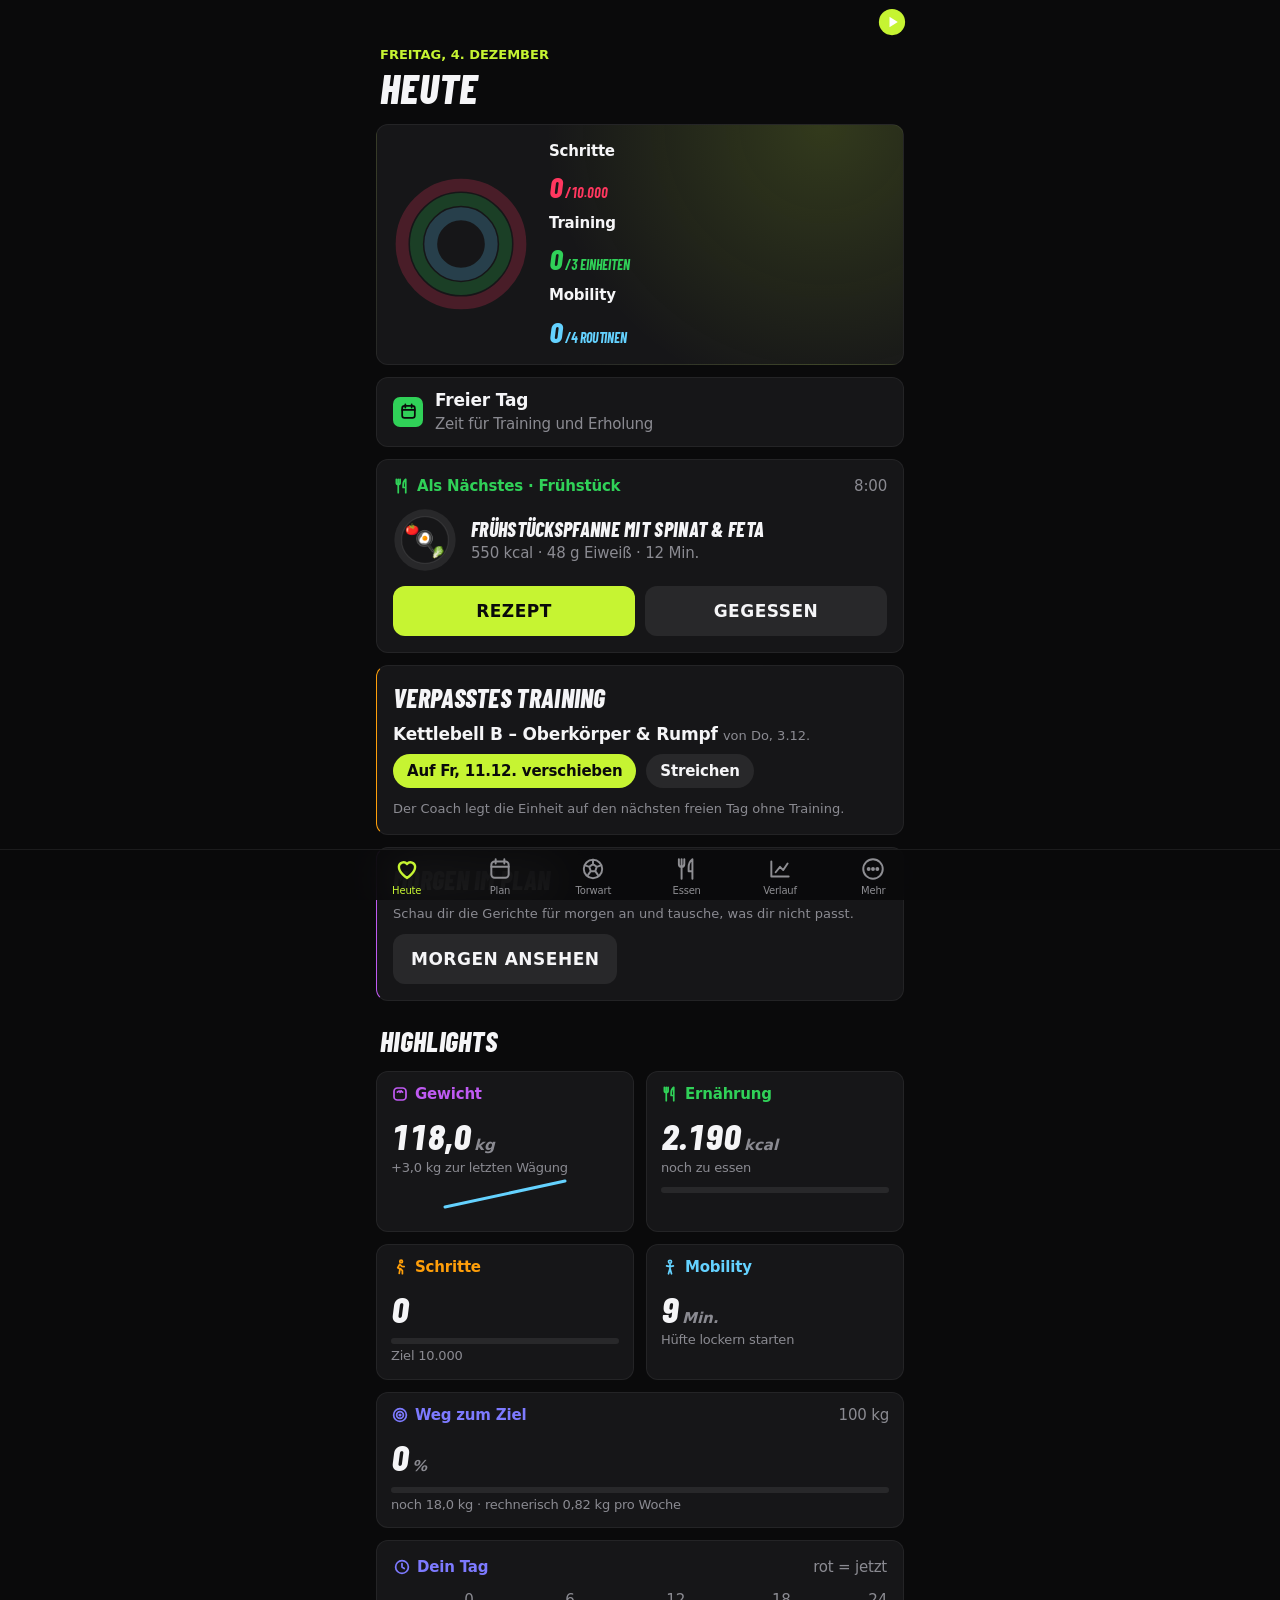
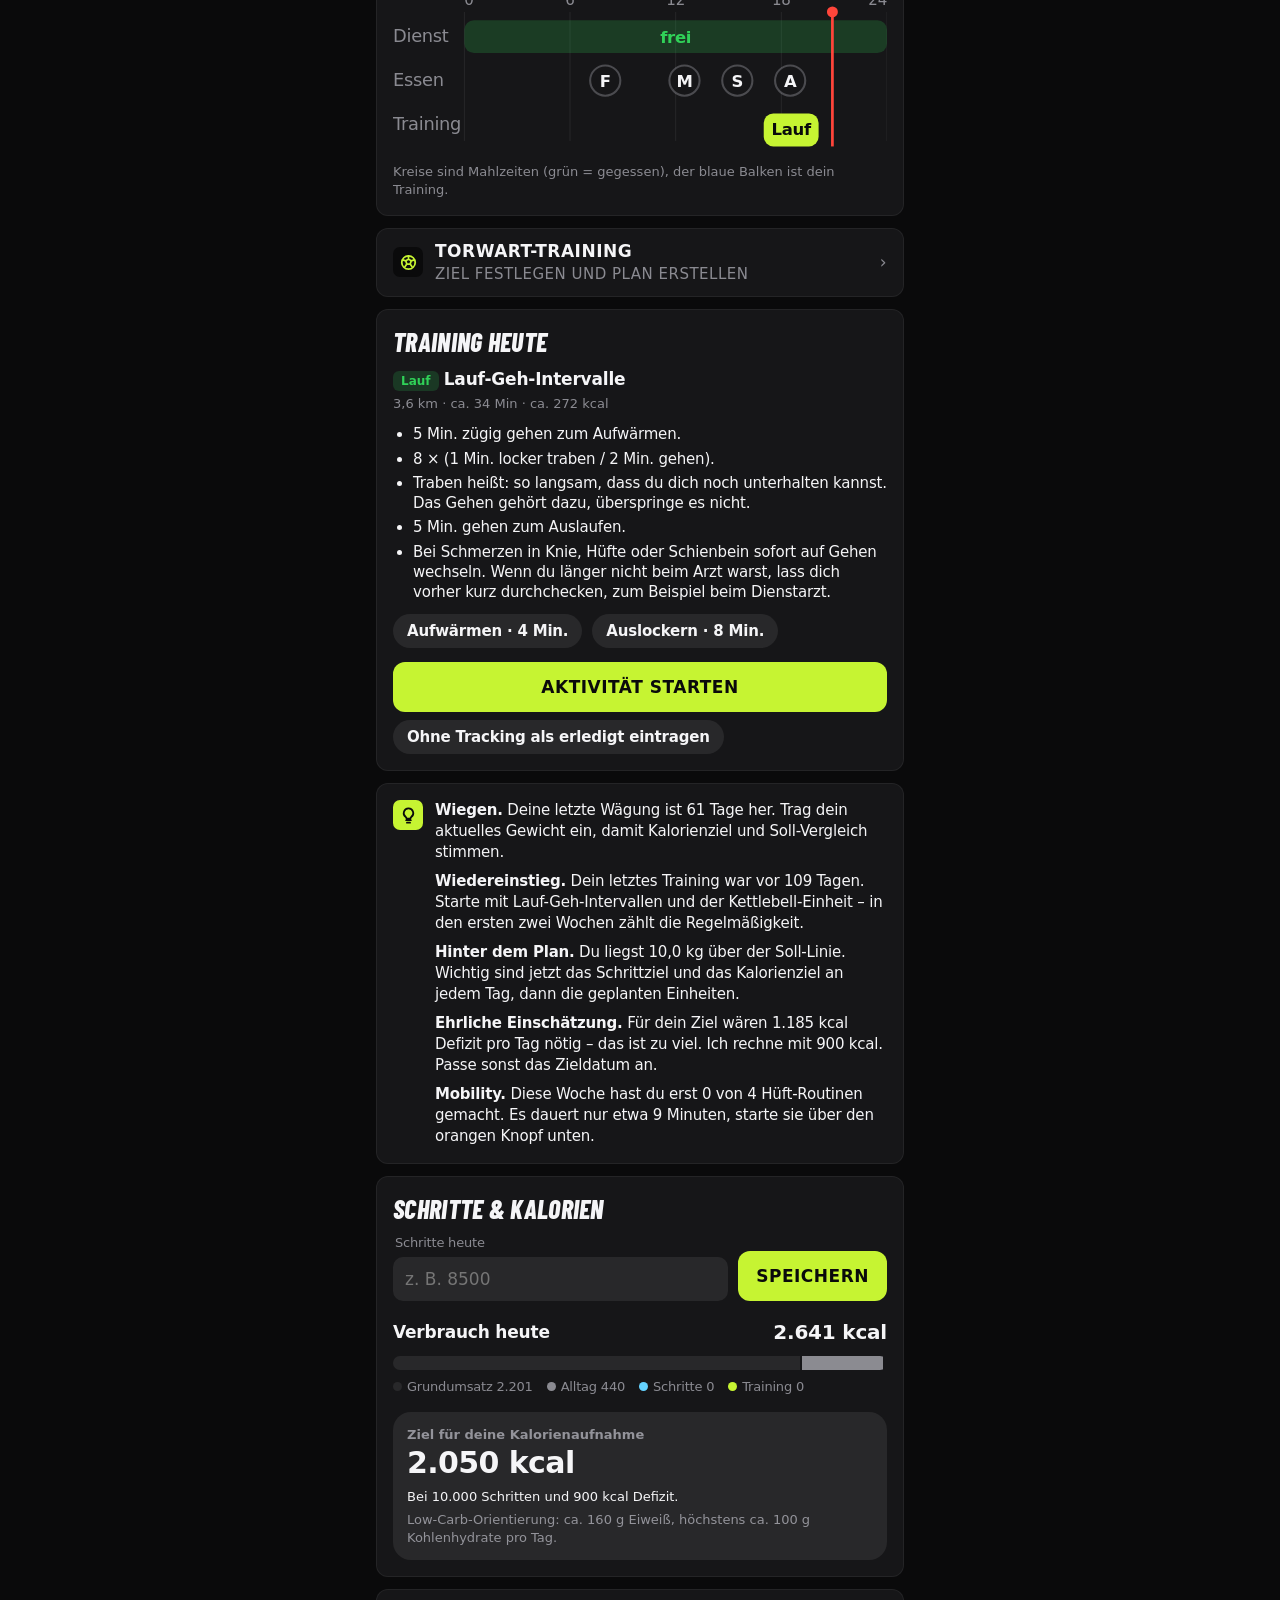
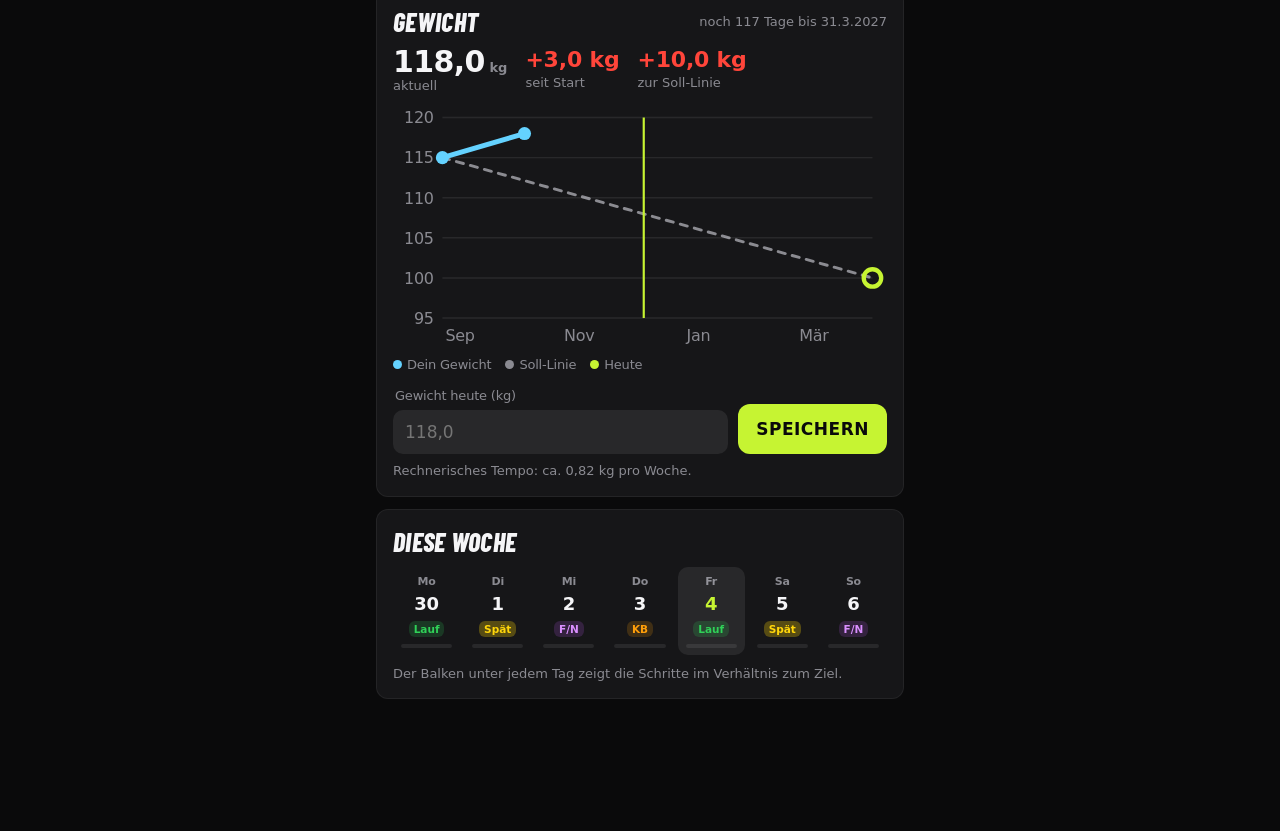
<file: fitness-app/index.html>
<!DOCTYPE html>
<html lang="de">
<head>
<meta charset="utf-8">
<meta name="viewport" content="width=device-width, initial-scale=1, viewport-fit=cover">
<title>Fitness-Coach</title>
<meta name="theme-color" content="#0A0A0B">
<link rel="preconnect" href="https://fonts.googleapis.com"><link href="https://fonts.googleapis.com/css2?family=Barlow+Condensed:ital,wght@0,700;0,800;1,700;1,800&display=swap" rel="stylesheet">
<style>
:root{
  box-sizing:border-box;
  padding-top:env(safe-area-inset-top,0px);
  --bg:#F2F2F7;--card:#FFFFFF;--card2:rgba(118,118,128,.12);--ink:#000000;--mut:rgba(60,60,67,.6);--mut3:rgba(60,60,67,.3);--line:rgba(60,60,67,.2);
  --go:#007AFF;--ongo:#FFFFFF;--teal:#30B0C7;--vio:#AF52DE;--blue:#007AFF;--acc:var(--go);
  --ok:#34C759;--bad:#FF3B30;--warn:#FF9500;--hot:#FF3B30;
  --orange:#FF9500;--green:#34C759;--purple:#AF52DE;--pink:#FF2D55;--cyan:#32ADE6;--indigo:#5856D6;--yellow:#FFCC00;--red:#FF3B30;--mint:#00C7BE;
  --sp:#FFCC00;--fn:#AF52DE;--fr:rgba(52,199,89,.16);--shk:#1C1C1E;
  --spT:#9A5B00;--fnT:#8944AB;--frT:#248A3D;--orT:#C93400;
  --bar:rgba(249,249,249,.92);--segon:#FFFFFF;--sh:none;
  --font:-apple-system,BlinkMacSystemFont,"SF Pro Text","SF Pro Display","Helvetica Neue",system-ui,sans-serif;
  --rnd:ui-rounded,"SF Pro Rounded",-apple-system,BlinkMacSystemFont,system-ui,sans-serif;
}
@media (prefers-color-scheme:dark){
  :root:not([data-theme="light"]){
    --bg:#000000;--card:#1C1C1E;--card2:rgba(118,118,128,.24);--ink:#FFFFFF;--mut:rgba(235,235,245,.6);--mut3:rgba(235,235,245,.3);--line:rgba(84,84,88,.6);
    --go:#0A84FF;--ongo:#FFFFFF;--teal:#40C8E0;--vio:#BF5AF2;--blue:#0A84FF;
    --ok:#30D158;--bad:#FF453A;--warn:#FF9F0A;--hot:#FF453A;
    --orange:#FF9F0A;--green:#30D158;--purple:#BF5AF2;--pink:#FF375F;--cyan:#64D2FF;--indigo:#5E5CE6;--yellow:#FFD60A;--red:#FF453A;--mint:#63E6E2;
    --sp:#FFD60A;--fn:#BF5AF2;--fr:rgba(48,209,88,.2);
    --spT:#FFD60A;--fnT:#DA8FFF;--frT:#30D158;--orT:#FF9F0A;
    --bar:rgba(22,22,24,.88);--segon:#636366;
  }
}
:root[data-theme="dark"]{
  --bg:#000000;--card:#1C1C1E;--card2:rgba(118,118,128,.24);--ink:#FFFFFF;--mut:rgba(235,235,245,.6);--mut3:rgba(235,235,245,.3);--line:rgba(84,84,88,.6);
  --go:#0A84FF;--ongo:#FFFFFF;--teal:#40C8E0;--vio:#BF5AF2;--blue:#0A84FF;
  --ok:#30D158;--bad:#FF453A;--warn:#FF9F0A;--hot:#FF453A;
  --orange:#FF9F0A;--green:#30D158;--purple:#BF5AF2;--pink:#FF375F;--cyan:#64D2FF;--indigo:#5E5CE6;--yellow:#FFD60A;--red:#FF453A;--mint:#63E6E2;
  --sp:#FFD60A;--fn:#BF5AF2;--fr:rgba(48,209,88,.2);
  --spT:#FFD60A;--fnT:#DA8FFF;--frT:#30D158;--orT:#FF9F0A;
  --bar:rgba(22,22,24,.88);--segon:#636366;
}
html{scroll-padding-top:calc(env(safe-area-inset-top,0px) + 44px)}
*,*::before,*::after{box-sizing:border-box}
body{margin:0;background:var(--bg);color:var(--ink);font-family:var(--font);font-size:17px;line-height:1.35;letter-spacing:-.2px;-webkit-text-size-adjust:100%;-webkit-font-smoothing:antialiased;font-variant-numeric:tabular-nums}
.wrap{max-width:560px;margin:0 auto;padding:44px 16px 120px}
header{margin:2px 4px 16px}
.date{font-size:13px;font-weight:600;color:var(--mut);text-transform:uppercase;letter-spacing:0}
h1{font-size:34px;font-weight:700;letter-spacing:.2px;line-height:1.15;margin:2px 0 0}
h2{font-size:22px;font-weight:700;line-height:1.2;margin:0 0 10px;letter-spacing:.1px}
h3{font-size:17px;margin:0 0 4px;font-weight:600}
.sh{font-size:22px;font-weight:700;margin:22px 4px 10px}
.pill,.pill[hidden]{display:none}
.muted{color:var(--mut)}.small{font-size:13px;letter-spacing:0}
.good{color:var(--ok)}.bad{color:var(--bad)}.warn{color:var(--warn)}
.row{display:flex;gap:10px;align-items:center;flex-wrap:wrap}.row.sb{justify-content:space-between}
.f{flex:1 1 90px;min-width:80px}
label{display:block;font-size:13px;color:var(--mut);font-weight:400;margin:0 0 5px 2px}
input,select{font:inherit;font-size:17px;color:var(--ink);background:var(--card2);border:0;border-radius:10px;padding:10px 12px;min-height:44px;width:100%;min-width:0}
input:focus-visible,select:focus-visible,button:focus-visible,summary:focus-visible,a:focus-visible{outline:3px solid color-mix(in srgb,var(--go) 60%,transparent);outline-offset:2px}
button{font:inherit;font-size:17px;font-weight:600;border:0;border-radius:12px;background:var(--go);color:var(--ongo);padding:12px 18px;min-height:50px;cursor:pointer;letter-spacing:-.2px;transition:opacity .15s}
button:active{opacity:.6}
button.sec{background:var(--card2);color:var(--go)}
button.ghost{background:transparent;color:var(--go)}
button.sm{min-height:34px;padding:6px 14px;font-size:15px;border-radius:999px}
button.x{min-width:30px;height:30px;min-height:30px;padding:0 9px;border-radius:999px;background:var(--card2);color:var(--mut);font-size:14px;font-weight:700}
button.big{min-height:50px;width:100%}
.card,.tcard{background:var(--card);border-radius:12px;padding:16px;margin:0 0 12px;border:0;box-shadow:none}
.cell{display:flex;align-items:center;gap:12px;padding:11px 16px}
.ib{flex:none;width:30px;height:30px;border-radius:7px;display:flex;align-items:center;justify-content:center;color:#fff}
.ib .ic{width:19px;height:19px;stroke-width:2.2}
.sub{font-size:15px;color:var(--mut)}
.cat{display:flex;align-items:center;gap:6px;color:var(--c,var(--go));font-size:15px;font-weight:600}
.cat .ic{width:18px;height:18px;stroke-width:2.3}
.cat .tm{margin-left:auto;color:var(--mut);font-weight:400;font-size:15px}
.ft{font-size:22px;font-weight:700;margin:10px 0 2px;line-height:1.2}
.fs{color:var(--mut);font-size:15px;margin-bottom:14px}
.tiles{display:grid;grid-template-columns:1fr 1fr;gap:12px;margin:0 0 12px}
.tile{background:var(--card);border-radius:12px;padding:12px 14px 14px;min-width:0;text-align:left;color:var(--ink)}
button.tile{display:flex;flex-direction:column;align-items:stretch;justify-content:flex-start;min-height:0;font-weight:400;font-size:17px;padding:12px 14px 14px;border-radius:12px}
.val{font-family:var(--rnd);font-size:28px;font-weight:700;margin-top:12px;line-height:1.1;white-space:nowrap;letter-spacing:0}
.val small{font-family:var(--font);font-size:15px;font-weight:600;color:var(--mut);margin-left:3px}
.tile .sub{font-size:13px;margin-top:3px}
.tile .bar{margin-top:10px;height:6px}
.act .hero{display:flex;gap:20px;align-items:center}
.rings{width:136px;height:136px;flex:none}
.rings svg{width:100%;height:100%;display:block}
.leg{flex:1;min-width:0}
.leg div{margin-bottom:10px}.leg div:last-child{margin:0}
.leg .k{font-size:15px;font-weight:600;color:var(--ink)}
.leg .v{font-family:var(--rnd);font-size:22px;font-weight:700;color:var(--c);line-height:1.15}
.leg .v small{font-size:14px;font-weight:700;margin-left:2px}
.chip{display:inline-block;border-radius:6px;padding:2px 8px;font-size:12px;font-weight:600;letter-spacing:0}
.c-F{background:color-mix(in srgb,var(--green) 18%,transparent);color:var(--frT)}
.c-D{background:color-mix(in srgb,var(--yellow) 28%,transparent);color:var(--spT)}
.c-N{background:color-mix(in srgb,var(--purple) 18%,transparent);color:var(--fnT)}
.c-S{background:var(--card2);color:var(--mut)}
.c-run{background:color-mix(in srgb,var(--green) 18%,transparent);color:var(--frT)}
.c-kb{background:color-mix(in srgb,var(--orange) 18%,transparent);color:var(--orT)}
.coach{display:flex;gap:12px}
.coach .av{flex:none;width:30px;height:30px;border-radius:7px;background:var(--go);color:#fff;display:flex;align-items:center;justify-content:center}
.coach .av .ic{width:19px;height:19px;stroke-width:2.2}
.coach .tx p{margin:0 0 8px;font-size:15px;line-height:1.4}.coach .tx p:last-child{margin:0}
.bar{height:8px;border-radius:4px;background:var(--card2);overflow:hidden}
.bar i{display:block;height:100%;border-radius:4px;background:var(--teal)}
.split{display:flex;height:14px;border-radius:7px;overflow:hidden;margin:10px 0 8px;gap:2px}
.split span{display:block;height:100%}
.legend{display:flex;flex-wrap:wrap;gap:4px 14px;font-size:13px;color:var(--mut)}
.legend b{display:inline-block;width:9px;height:9px;border-radius:50%;margin-right:5px}
.week{display:grid;grid-template-columns:repeat(7,1fr);gap:4px}
.wd{text-align:center;border-radius:10px;padding:8px 2px 7px;font-size:12px;min-width:0}
.wd.today{background:var(--card2)}
.wd .dn{color:var(--mut);font-weight:600;display:block;font-size:11px}
.wd .dd{font-weight:600;font-size:18px;display:block;margin:2px 0 5px}
.wd.today .dd{color:var(--go)}
.wd .tg{display:block;font-size:11px;min-height:16px}
.wd .st{display:block;height:4px;border-radius:2px;background:var(--card2);margin:6px 6px 0;overflow:hidden}
.wd .st i{display:block;height:100%;background:var(--pink)}
.cal{display:grid;grid-template-columns:repeat(7,1fr);gap:4px}
.cal .h{text-align:center;font-size:12px;color:var(--mut);font-weight:600}
.cal button{background:var(--card2);color:var(--ink);padding:2px 0;min-height:52px;font-weight:600;font-size:16px;border-radius:10px;line-height:1.2}
.cal button.today{box-shadow:inset 0 0 0 2px var(--go)}
.cal button.F{background:color-mix(in srgb,var(--green) 16%,transparent);color:var(--frT)}
.cal button.D{background:color-mix(in srgb,var(--yellow) 30%,transparent);color:var(--spT)}
.cal button.N{background:color-mix(in srgb,var(--purple) 18%,transparent);color:var(--fnT)}
.cal button small{display:block;font-size:10.5px;opacity:.85;font-weight:600}
.cal button.past{opacity:.45}
details.s{border-top:.5px solid var(--line);padding:12px 0}
details.s:first-of-type{border-top:0;padding-top:0}
details.s summary{cursor:pointer;list-style:none;display:flex;justify-content:space-between;gap:8px;align-items:center;min-height:36px}
details.s summary::-webkit-details-marker{display:none}
ul.pl{margin:8px 0 0;padding-left:20px}ul.pl li{margin-bottom:4px;font-size:15px}
.exl .ex{padding:11px 0;border-top:.5px solid var(--line)}
.exl .ex:first-child{border-top:0}
.exh{display:flex;justify-content:space-between;gap:10px;align-items:baseline}
.exh b{font-weight:600}
.exh span{color:var(--mut);font-size:15px;white-space:nowrap}
.cue{font-size:15px;color:var(--mut);margin:6px 0 0;padding-left:18px}
.cue li{margin-bottom:3px}
a.vid{display:inline-flex;align-items:center;gap:6px;margin-top:8px;font-weight:600;font-size:15px;color:var(--go);text-decoration:none;background:color-mix(in srgb,var(--go) 12%,transparent);border-radius:999px;padding:6px 14px;min-height:34px}
.list .it{display:flex;justify-content:space-between;align-items:center;gap:8px;padding:11px 0;border-top:.5px solid var(--line);font-size:17px;min-height:44px}
.list .it:first-child{border-top:0}
.wk{display:grid;grid-template-columns:48px 1fr 74px;gap:10px;align-items:center;font-size:13px;margin:6px 0 2px;font-weight:600}
.wk .bar{height:12px}
.wk+.small{margin:0 0 8px 58px}
.navbar{position:fixed;top:0;left:0;right:0;z-index:9;padding-top:env(safe-area-inset-top,0px);border-bottom:.5px solid transparent;transition:background .2s,border-color .2s}
.navbar .nbi{max-width:560px;margin:0 auto;height:44px;display:flex;align-items:center;justify-content:center;position:relative}
.navbar .nbt{font-size:17px;font-weight:600;opacity:0;transition:opacity .2s}
.navbar .nbb{position:absolute;right:10px;top:6px;width:36px;height:32px;min-height:32px;padding:0;background:transparent;color:var(--go);border-radius:8px;display:flex;align-items:center;justify-content:center}
.navbar .nbb .ic{width:30px;height:30px}
body.scrolled .navbar{background:var(--bar);-webkit-backdrop-filter:saturate(180%) blur(20px);backdrop-filter:saturate(180%) blur(20px);border-bottom-color:var(--line)}
body.scrolled .navbar .nbt{opacity:1}
.navwrap{position:fixed;left:0;right:0;bottom:0;z-index:10;background:var(--bar);-webkit-backdrop-filter:saturate(180%) blur(20px);backdrop-filter:saturate(180%) blur(20px);border-top:.5px solid var(--line)}
nav{max-width:560px;margin:0 auto;display:flex;padding:0 0 env(safe-area-inset-bottom,0px)}
nav button{flex:1;background:transparent;color:#8E8E93;border-radius:0;min-height:50px;padding:6px 0 3px;font-size:10px;font-weight:500;display:flex;flex-direction:column;align-items:center;justify-content:center;gap:2px;letter-spacing:.1px}
nav button.on{color:var(--go)}
nav .ic{width:26px;height:26px}
nav button.on .ic{stroke-width:2.2}
.ic{width:24px;height:24px;fill:none;stroke:currentColor;stroke-width:1.8;stroke-linecap:round;stroke-linejoin:round}
.ovl{position:fixed;inset:0;z-index:30;background:rgba(0,0,0,.4);overflow-y:auto;padding-top:calc(env(safe-area-inset-top,0px) + 12px)}
.ovl .in{max-width:560px;margin:0 auto;background:var(--bg);border-radius:14px 14px 0 0;min-height:100%;padding:8px 16px calc(28px + env(safe-area-inset-bottom,0px))}
.ovl .in::before{content:"";display:block;width:36px;height:5px;border-radius:3px;background:var(--mut3);margin:0 auto 14px}
.ovl h1{font-size:28px}
.pick{display:flex;align-items:center;gap:14px;width:100%;text-align:left;background:var(--card);color:var(--ink);border-radius:12px;padding:12px 14px;margin:0 0 8px;min-height:62px;font-weight:400;font-size:17px}
.pick b{font-weight:600}
.pick .em{flex:none;width:40px;height:40px;border-radius:9px;display:flex;align-items:center;justify-content:center;background:var(--card2);font-size:21px}
.pick.pl{box-shadow:inset 0 0 0 2px var(--go)}
.pick small{display:block;color:var(--mut);font-size:13px;margin-top:1px}
.timer{text-align:center;font-family:var(--rnd);font-size:76px;font-weight:700;letter-spacing:0;line-height:1;margin:22px 0 6px}
.gps{text-align:center;margin-bottom:14px}
.tg3{display:grid;grid-template-columns:repeat(3,1fr);gap:8px;margin:0 0 14px}
.tg3>div{background:var(--card);border-radius:12px;padding:12px 6px;text-align:center;min-width:0}
.card .tg3>div{background:var(--card2)}
.tg3 b{display:block;font-family:var(--rnd);font-size:26px;font-weight:700;line-height:1.1}
.tg3 span{font-size:12px;color:var(--mut)}
.sets{display:flex;gap:8px;margin-top:8px;flex-wrap:wrap}
.sets button{width:44px;height:44px;min-height:44px;padding:0;border-radius:50%;background:var(--card2);color:var(--mut);font-size:16px}
.sets button.d{background:var(--green);color:#fff}
.btnrow{display:grid;grid-template-columns:1fr 1fr;gap:10px;margin-top:6px}
.wide{grid-column:1/-1}
.dsel{display:flex;gap:2px;overflow-x:auto;padding:2px 2px 10px;margin:0 -2px 6px;scrollbar-width:none}
.dsel::-webkit-scrollbar{display:none}
.dsel button{flex:none;width:52px;min-height:66px;padding:6px 0;border-radius:12px;background:transparent;color:var(--ink);display:flex;flex-direction:column;align-items:center;gap:1px;font-size:12px;font-weight:500}
.dsel button span{color:var(--mut);font-size:11px;font-weight:600}
.dsel button b{font-size:20px;font-weight:600}
.dsel button small{font-size:10.5px;color:var(--mut)}
.dsel button.on{background:var(--go);color:#fff}
.dsel button.on span,.dsel button.on small{color:rgba(255,255,255,.85)}
.mrow{display:flex;gap:14px;align-items:center;margin:12px 0}
.plate{width:84px;height:84px;flex:none}
img.plate{object-fit:cover;border-radius:12px;background:var(--card2)}
.macro{display:grid;grid-template-columns:auto 1fr auto;gap:12px;align-items:center;font-size:15px;margin:8px 0}
.macro .bar{height:8px}
.macro span{white-space:nowrap}.macro span:first-child{min-width:104px}.macro span:last-child{text-align:right;color:var(--mut)}
.ing{display:grid;grid-template-columns:1fr auto;gap:4px 12px;font-size:17px;margin:8px 0 0;padding:0;list-style:none}
.ing li{display:contents}
.ing b{font-weight:600;text-align:right;white-space:nowrap}
ol.st{margin:8px 0 0;padding-left:22px}ol.st li{margin-bottom:8px;font-size:17px}
.dev{display:inline-block;border-radius:6px;padding:2px 8px;font-size:12px;font-weight:600;background:var(--card2);color:var(--mut);margin:0 6px 4px 0}
.tip{background:color-mix(in srgb,var(--go) 11%,var(--card));border-radius:12px;padding:12px 14px;font-size:15px;margin:0 0 12px}
.seg{display:flex;background:var(--card2);border-radius:9px;padding:2px;margin-bottom:14px}
.seg button{flex:1;background:transparent;color:var(--ink);min-height:32px;border-radius:7px;font-size:13px;font-weight:500;padding:4px}
.seg button.on{background:var(--segon);box-shadow:0 3px 8px rgba(0,0,0,.12),0 3px 1px rgba(0,0,0,.04);font-weight:600}
.rowb{display:flex;gap:12px;align-items:center;width:100%;background:transparent;color:var(--ink);border-radius:0;border-top:.5px solid var(--line);padding:10px 0;text-align:left;min-height:60px;font-weight:400;font-size:17px}
.rowb:first-of-type{border-top:0}
.toast{position:fixed;left:50%;transform:translateX(-50%);top:calc(env(safe-area-inset-top,0px) + 54px);background:var(--card);color:var(--ink);padding:12px 18px;border-radius:999px;font-size:15px;font-weight:600;z-index:40;max-width:90%;text-align:center;box-shadow:0 8px 30px rgba(0,0,0,.18)}
.enter{animation:vin .25s ease-out}
@keyframes vin{from{opacity:0}to{opacity:1}}
@keyframes ringin{from{stroke-dasharray:0 100}}
.first .rings circle[stroke-linecap]{animation:ringin 1s cubic-bezier(.2,.8,.2,1)}
svg text{font-family:var(--font)}
.gkframe{position:fixed;left:0;right:0;top:0;bottom:calc(50px + env(safe-area-inset-bottom,0px));width:100%;height:calc(100% - 50px - env(safe-area-inset-bottom,0px));border:0;z-index:8;background:#0A0A0B;display:none}
body[data-tab="torwart"] .gkframe{display:block}body[data-tab="torwart"] .navbar,body[data-tab="torwart"] .wrap{display:none}
body[data-tab="torwart"] .navwrap{background:rgba(10,10,11,.92);border-top-color:rgba(255,255,255,.08)}body[data-tab="torwart"] nav button.on{color:#C6F432}
.c-gk{background:color-mix(in srgb,#9BC41C 22%,transparent);color:#5E7F00}
@media (prefers-color-scheme:dark){.c-gk{color:#C6F432}}
@media (max-width:370px){.act .hero{flex-direction:column;align-items:flex-start}}
@media (prefers-reduced-motion:reduce){*{transition:none!important;animation:none!important}}
/* ===== Sport-Design (wie Torwart-Training) ===== */
:root,:root:not([data-theme="light"]),:root[data-theme="dark"]{
  --bg:#0A0A0B;--card:#161618;--card2:rgba(255,255,255,.08);--ink:#F5F5F7;--mut:rgba(235,235,245,.55);--mut3:rgba(235,235,245,.25);--line:rgba(255,255,255,.08);
  --go:#C6F432;--ongo:#0A0A0B;--teal:#64D2FF;--vio:#BF5AF2;--blue:#4DA3FF;
  --ok:#C6F432;--bad:#FF453A;--warn:#FF9F0A;--hot:#FF453A;
  --orange:#FF9F0A;--green:#30D158;--purple:#BF5AF2;--pink:#FF375F;--cyan:#64D2FF;--indigo:#7D7AFF;--yellow:#FFD60A;--red:#FF453A;--mint:#63E6E2;
  --sp:#FFD60A;--fn:#BF5AF2;--fr:rgba(48,209,88,.2);
  --spT:#FFD60A;--fnT:#DA8FFF;--frT:#30D158;--orT:#FF9F0A;
  --bar:rgba(10,10,11,.88);--segon:#3A3A3E;
}
html{color-scheme:dark}
h1,h2,.sh,.ft,.ovl h1{font-family:"Barlow Condensed",var(--font);text-transform:uppercase;font-style:italic;font-weight:800;letter-spacing:.3px}
h1{font-size:42px;line-height:1}.ovl h1{font-size:34px}h2{font-size:26px}.sh{font-size:28px}.ft{font-size:28px}
.date{color:var(--go)}
.card,.tcard,.tile,.tg3>div{border:1px solid rgba(255,255,255,.06)}
.card .tg3>div{border:0}
button{text-transform:uppercase;letter-spacing:.5px;font-weight:800}
button.sm,button.x,nav button,.seg button,.dsel button,.cal button,.sets button,.pick,.rowb,button.tile,.navbar .nbb{text-transform:none;letter-spacing:-.2px}
button.sm{font-weight:700}.pick,.rowb,button.tile{font-weight:400}
button.sec{background:var(--card2);color:var(--ink)}button.ghost{color:var(--go)}
nav button{color:#8E8E93}nav button.on{color:var(--go)}
.coach .av,.ib{color:#0A0A0B}.coach .av{background:var(--go)}
.dsel button.on{background:var(--go);color:#0A0A0B}.dsel button.on span,.dsel button.on small{color:rgba(10,10,11,.7)}
.sets button.d{background:var(--go);color:#0A0A0B}
.tip{background:rgba(198,244,50,.08);border:1px solid rgba(198,244,50,.18)}
a.vid{color:var(--go);background:rgba(198,244,50,.12)}
.timer{font-family:"Barlow Condensed",var(--rnd);font-style:italic;font-size:96px}
.val,.leg .v,.tg3 b{font-family:"Barlow Condensed",var(--rnd);font-style:italic;font-weight:800}
.val{font-size:36px}.tg3 b{font-size:32px}.leg .v{font-size:28px}
.act{background:radial-gradient(circle at 85% 0%,rgba(198,244,50,.16),transparent 55%),var(--card)}
.toast{background:#222225;color:var(--ink)}
.ovl .in{background:var(--bg)}
.cal button.today{box-shadow:inset 0 0 0 2px var(--go)}
.wd.today .dd{color:var(--go)}
</style>
</head>
<body>
<div class="navbar" id="navbar"><div class="nbi"><span class="nbt" id="nbt"></span><button class="nbb" data-act="pick" aria-label="Aktivität starten"><svg class="ic" viewBox="0 0 24 24" aria-hidden="true"><circle cx="12" cy="12" r="10.5" fill="currentColor" stroke="none"/><path d="M10 7.8v8.4l6.6-4.2z" fill="#fff" stroke="none"/></svg></button></div></div>
<div class="wrap"><header><div class="date" id="dt"></div><h1 id="hd">Fitness-Coach</h1><div class="pill" id="pill" hidden></div></header><main id="app"></main></div>
<div class="navwrap"><nav id="nav" aria-label="Bereiche"></nav></div>
<div id="ovl" class="ovl" hidden></div>
<input type="file" accept="image/*" id="photoIn" hidden>
<div id="toast" class="toast" hidden></div>
<iframe class="gkframe" id="gkframe" title="Torwart-Training" data-src="torwart/index.html"></iframe>

<script>
/* ---------- Konfiguration & Startdaten ---------- */
const KEY='fitcoach_v1',AKEY='fitcoach_act';
const SEED_SHIFTS={'2026-10-01':'F','2026-10-02':'D','2026-10-03':'N','2026-10-04':'F','2026-10-05':'F','2026-10-06':'D','2026-10-07':'N','2026-10-08':'F','2026-10-09':'F','2026-10-10':'D','2026-10-11':'N','2026-10-12':'F','2026-10-13':'F','2026-10-14':'D','2026-10-15':'N','2026-10-16':'F','2026-10-17':'F','2026-10-18':'D','2026-10-19':'N','2026-10-20':'F','2026-10-21':'F','2026-10-22':'D','2026-10-23':'N','2026-10-24':'F','2026-10-25':'F','2026-10-26':'D','2026-10-27':'N','2026-10-28':'F','2026-10-29':'F','2026-10-30':'D','2026-10-31':'N','2026-11-01':'F','2026-11-02':'F','2026-11-03':'D','2026-11-04':'N','2026-11-05':'F','2026-11-06':'F','2026-11-07':'D','2026-11-08':'N','2026-11-09':'F','2026-11-10':'F','2026-11-11':'D','2026-11-12':'N','2026-11-13':'F','2026-11-14':'F','2026-11-15':'D','2026-11-16':'N','2026-11-17':'F','2026-11-18':'F','2026-11-19':'D','2026-11-20':'N','2026-11-21':'F','2026-11-22':'F','2026-11-23':'D','2026-11-24':'N','2026-11-25':'F','2026-11-26':'F','2026-11-27':'D','2026-11-28':'N','2026-11-29':'F','2026-11-30':'F','2026-12-01':'D','2026-12-02':'N','2026-12-03':'F','2026-12-04':'F','2026-12-05':'D','2026-12-06':'N','2026-12-07':'F','2026-12-08':'F','2026-12-09':'D','2026-12-10':'N','2026-12-11':'F','2026-12-12':'F','2026-12-13':'D','2026-12-14':'N','2026-12-15':'F','2026-12-16':'F','2026-12-17':'D','2026-12-18':'N','2026-12-19':'F','2026-12-20':'F','2026-12-21':'D','2026-12-22':'N','2026-12-23':'F','2026-12-24':'F','2026-12-25':'D','2026-12-26':'N','2026-12-27':'F','2026-12-28':'F','2026-12-29':'D','2026-12-30':'N','2026-12-31':'F'}; /* D=Spät, N=Früh/Nacht, F=frei */
const STRAVA=[
['2026-08-17','Kettlebell',0,33,171],['2026-08-12','Lauf',6.08,38,641],['2026-08-10','Lauf',4.0,26,429],
['2026-07-26','Lauf',6.0,35,612],['2026-07-24','Lauf',8.0,50,829],['2026-07-20','Lauf',7.03,45,746],
['2026-07-17','Lauf',8.0,49,874],['2026-07-08','Rad',37.35,96,794],['2026-07-05','Lauf',10.0,65,1148],
['2026-07-03','Lauf',10.05,65,null],['2026-07-02','Lauf',7.99,50,null],['2026-06-29','Rad',42.86,126,null],
['2026-06-28','Lauf',10.0,69,null],['2026-06-27','Lauf',10.0,67,null],['2026-06-24','Lauf',7.0,46,null],
['2026-06-22','Lauf',10.0,66,null],['2026-06-18','Lauf',7.0,49,null],['2026-06-15','Lauf',6.0,46,null],
['2026-06-14','Lauf',6.36,41,null]
];
const DEF={
  p:{h:189,age:33,startKg:115,startDate:'2026-08-23',goalKg:100,goalDate:'2027-03-31',kb:10,stepGoal:10000,planStart:null},
  weights:[{d:'2026-08-23',kg:115},{d:'2026-10-04',kg:118}],steps:{},workouts:[],shifts:{},seeded:false,t:0
};
const DAYS=['So','Mo','Di','Mi','Do','Fr','Sa'];
const DAYSL=['Sonntag','Montag','Dienstag','Mittwoch','Donnerstag','Freitag','Samstag'];
const MON=['Jan','Feb','Mär','Apr','Mai','Jun','Jul','Aug','Sep','Okt','Nov','Dez'];
const MONL=['Januar','Februar','März','April','Mai','Juni','Juli','August','September','Oktober','November','Dezember'];

/* Übungsbibliothek: Technikhinweise + Video-Suche */
const LIB={
 swing:{n:'Kettlebell-Swing',q:'Kettlebell Swing Technik Anfänger',cue:['Füße schulterbreit, Hüfte weit nach hinten schieben, Rücken gerade.','Die Hüfte streckt sich und schwingt das Bell bis Brusthöhe – nicht mit den Armen anheben.','Oben Gesäß und Bauch fest, unten das Bell zurück zwischen die Beine schwingen lassen.']},
 goblet:{n:'Goblet Squat',q:'Goblet Squat Kettlebell Technik',cue:['Bell mit beiden Händen vor der Brust halten, Ellbogen zeigen nach unten.','Tief in die Hocke, Knie folgen den Zehen, Brust bleibt aufrecht.','Aus den Fersen hochdrücken.']},
 rdl1:{n:'Einbeiniges Kreuzheben',q:'Einbeiniges Rumänisches Kreuzheben Kettlebell Technik',cue:['Auf einem Bein stehen, Knie leicht gebeugt, Bell in einer Hand.','Hüfte nach hinten schieben, Rücken bleibt gerade, das freie Bein geht nach hinten.','Mit dem Gesäß des Standbeins wieder aufrichten.']},
 farmer:{n:'Farmer’s Walk',q:'Farmers Walk Kettlebell Technik',cue:['Bell seitlich halten, Schultern weg von den Ohren.','Aufrecht gehen, Rumpf fest, kleine ruhige Schritte.','Nach der Hälfte die Seite wechseln.']},
 plank:{n:'Plank',q:'Plank richtig ausführen Anfänger',cue:['Unterarme unter den Schultern, der Körper bildet eine Linie.','Gesäß und Bauch anspannen, nicht ins Hohlkreuz fallen.','Ruhig weiteratmen.']},
 clean:{n:'Clean & Press',q:'Kettlebell Clean and Press Technik',cue:['Mit dem Hüftschwung das Bell zur Schulter ziehen, Handgelenk gerade.','Von der Schulter über den Kopf drücken, Rumpf fest.','Kontrolliert zurück zur Schulter und ablegen.']},
 row:{n:'Einarmiges Rudern',q:'Einarmiges Kettlebell Rudern Technik',cue:['Rücken gerade, Oberkörper nach vorn geneigt, freie Hand abstützen.','Das Bell zur Hüfte ziehen, Ellbogen nah am Körper.','Oben kurz halten, langsam ablassen.']},
 floor:{n:'Floor Press',q:'Kettlebell Floor Press Technik',cue:['Auf dem Rücken liegen, Knie angewinkelt, Bell an der Schulter.','Nach oben drücken, bis der Arm gestreckt ist.','Den Oberarm sanft am Boden ablegen, nicht absacken lassen.']},
 halo:{n:'Halo',q:'Kettlebell Halo Übung',cue:['Bell mit beiden Händen vor der Brust halten, aufrecht stehen.','Das Bell eng um den Kopf kreisen lassen.','Rumpf fest halten, nach der Hälfte die Richtung wechseln.']},
 twist:{n:'Russian Twist',q:'Russian Twist Kettlebell Technik',cue:['Sitzen, Oberkörper leicht nach hinten, Rücken lang.','Das Bell von Seite zu Seite führen, der Oberkörper dreht mit.','Füße am Boden lassen, wenn es zu schwer ist.']}
};
const vid=k=>'https://www.youtube.com/results?search_query='+encodeURIComponent(LIB[k].q);

/* ---------- Helfer ---------- */
const $=s=>document.querySelector(s);
const pad=n=>String(n).padStart(2,'0');
const fmt=d=>d.getFullYear()+'-'+pad(d.getMonth()+1)+'-'+pad(d.getDate());
const parse=s=>{const [y,m,d]=s.split('-').map(Number);return new Date(y,m-1,d)};
const addD=(d,n)=>{const x=new Date(d);x.setDate(x.getDate()+n);return x};
const monOf=d=>{const x=new Date(d);x.setDate(x.getDate()-((x.getDay()+6)%7));x.setHours(0,0,0,0);return x};
const diffDays=(a,b)=>Math.round((parse(b)-parse(a))/864e5);
const nf=(n,d=0)=>Number(n).toLocaleString('de-DE',{minimumFractionDigits:d,maximumFractionDigits:d});
const todayS=()=>fmt(new Date());
const r5=x=>Math.round(x*2)/2;
const mmss=m=>{const s=Math.round(m*60);return Math.floor(s/60)+':'+pad(s%60)};
const clock=ms=>{const s=Math.floor(ms/1000),h=Math.floor(s/3600),m=Math.floor(s%3600/60);return (h?h+':'+pad(m):m)+':'+pad(s%60)};
const SH={F:'frei',D:'Spät',N:'Früh/Nacht'},SHS={F:'frei',D:'Spät',N:'F/N'};
const ic={
 home:'<path d="M4 11l8-7 8 7v8a1 1 0 0 1-1 1h-4v-6H9v6H5a1 1 0 0 1-1-1z"/>',
 cal:'<rect x="4" y="5" width="16" height="15" rx="3"/><path d="M8 3v4M16 3v4M4 10h16"/>',
 chart:'<path d="M4 19V5M4 19h16M8 15l4-5 3 3 4-6"/>',
 set:'<path d="M5 7h14M5 17h14"/><circle cx="9" cy="7" r="2.2"/><circle cx="15" cy="17" r="2.2"/>',
 food:'<path d="M7 3v6M4.5 3v4.5a2.5 2.5 0 0 0 5 0V3M7 10v11M17 21V3c-2.2 1.6-3.5 4.2-3.5 7.5V14H17"/>',
 flame:'<path d="M12 3c1 3.2 4.5 5 4.5 9.2a4.5 4.5 0 0 1-9 0c0-2 1-3.200 2.200-4.200.2 1.800 1 2.200 1.500 2.200C11 8.500 11 5.500 12 3z"/>',
 scale:'<rect x="4" y="4" width="16" height="16" rx="4.5"/><path d="M8.500 9.500a4.500 3.500 0 0 1 7 0M12 9.800l1.600-1.800"/>',
 bolt:'<path d="M13 3L5.500 13.200H11L10 21l7.500-10.200H12z"/>',
 person:'<circle cx="12" cy="5" r="2"/><path d="M12 8v6M7.500 10.500L12 11.500l4.500-1M10 21l2-7 2 7"/>',
 heart:'<path d="M12 20.3s-7.5-4.6-7.5-10.4A4.2 4.2 0 0 1 12 7.4a4.2 4.2 0 0 1 7.5 2.5c0 5.8-7.5 10.4-7.5 10.4z"/>',
 walk:'<circle cx="13.5" cy="4.5" r="1.8"/><path d="M11.5 8.5L9 13l3 1.5-1 6M11.5 8.5l3 2.6 3 .4M12.6 14.2l2.6 2.5V21"/>',
 target:'<circle cx="12" cy="12" r="8.5"/><circle cx="12" cy="12" r="4.5"/><circle cx="12" cy="12" r="1" fill="currentColor"/>',
 clock:'<circle cx="12" cy="12" r="8.5"/><path d="M12 7.5V12l3 2"/>',
 bulb:'<path d="M9 18h6M10 21h4M12 3a6 6 0 0 0-3.5 10.9c.6.5 1 1.2 1 2V16h5v-.1c0-.8.4-1.5 1-2A6 6 0 0 0 12 3z"/>',
 more:'<circle cx="12" cy="12" r="9"/><circle cx="8" cy="12" r=".9" fill="currentColor"/><circle cx="12" cy="12" r=".9" fill="currentColor"/><circle cx="16" cy="12" r=".9" fill="currentColor"/>',
 ball:'<circle cx="12" cy="12" r="8.5"/><path d="M12 7.5l3.4 2.5-1.3 4h-4.2l-1.3-4zM12 3.5v4M15.4 10l4-1.3M14.1 14l2.4 3.4M9.9 14l-2.4 3.4M8.6 10l-4-1.3"/>',
 play:'<path d="M8 5.5v13a1 1 0 0 0 1.5.9l10.4-6.5a1 1 0 0 0 0-1.8L9.5 4.6A1 1 0 0 0 8 5.5z"/>'
};
const svgI=n=>`<svg class="ic" viewBox="0 0 24 24" aria-hidden="true">${ic[n]}</svg>`;

/* ---------- Zustand & Speicher ---------- */
function norm(o){
  const s=Object.assign({},DEF,o||{});
  s.p=Object.assign({},DEF.p,(o&&o.p)||{});
  s.weights=(o&&o.weights&&o.weights.length)?o.weights:DEF.weights.slice();
  s.steps=(o&&o.steps)||{};s.workouts=(o&&o.workouts)||[];s.shifts=(o&&o.shifts)||{};s.eaten=(o&&o.eaten)||{};s.swap=(o&&o.swap)||{};s.pick=(o&&o.pick)||{};s.skipped=(o&&o.skipped)||{};s.moved=(o&&o.moved)||{};s.adj=(o&&o.adj)||0;s.adjDone=(o&&o.adjDone)||{};s.photos=(o&&o.photos)||{};s.planned=(o&&o.planned)||{};s.planHist=(o&&o.planHist)||[];
  if(!s.mig1){s.p.kb=10;if(!s.weights.some(w=>w.d==='2026-10-04'))s.weights.push({d:'2026-10-04',kg:118});s.mig1=true}
  if(!s.p.planStart){const t0=new Date();s.p.planStart=fmt(t0.getDay()===0?addD(monOf(t0),7):monOf(t0))}
  if(!s.seeded){
    STRAVA.forEach((a,i)=>{
      let k=a[4];
      if(k==null)k=a[1]==='Lauf'?Math.round(0.92*s.p.startKg*a[2]):Math.round(8*a[3]);
      s.workouts.push({id:'s'+i,d:a[0],type:a[1],km:a[2],min:a[3],kcal:k,src:'strava'});
    });
    s.seeded=true;
  }
  Object.keys(SEED_SHIFTS).forEach(k=>{if(!(k in s.shifts))s.shifts[k]=SEED_SHIFTS[k]});
  return s;
}
let S;
try{S=norm(JSON.parse(localStorage.getItem(KEY)||'null'))}catch(e){S=norm(null)}
let dbRef=null,tm=null;
function save(){
  S.t=Date.now();
  try{localStorage.setItem(KEY,JSON.stringify(S))}catch(e){}
  clearTimeout(tm);tm=setTimeout(async()=>{if(dbRef){try{await dbRef.set({json:JSON.stringify(S),t:S.t})}catch(e){}}},700);
}
(async()=>{
  try{
    if(!window.claude)return;
    const [db,user]=await Promise.all([claude.use('db'),claude.use('user')]);
    if(!db||!user)return;
    const id=await user.id();if(!id)return;
    dbRef=db.doc('data/users/'+id+'/state');
    const snap=await dbRef.get();
    if(snap.exists){
      const remote=JSON.parse(snap.data().json);
      if((remote.t||0)>(S.t||0)){S=norm(remote);try{localStorage.setItem(KEY,JSON.stringify(S))}catch(e){}if(!ovl)render()}
      else if((S.t||0)>(remote.t||0)){dbRef.set({json:JSON.stringify(S),t:S.t}).catch(()=>{})}
    }else if(S.t){dbRef.set({json:JSON.stringify(S),t:S.t}).catch(()=>{})}
  }catch(e){}
})();

/* ---------- Berechnungen ---------- */
const lastW=()=>S.weights.slice().sort((a,b)=>a.d<b.d?-1:1).pop();
const kg=()=>lastW().kg;
const bmr=()=>10*kg()+6.25*S.p.h-5*S.p.age+5;
const runKmOn=d=>S.workouts.filter(w=>w.d===d&&(w.type==='Lauf'||w.type==='Spaziergang')).reduce((a,w)=>a+(+w.km||0),0);
const woKcalOn=d=>S.workouts.filter(w=>w.d===d).reduce((a,w)=>a+(+w.kcal||0),0);
function stepKcal(d){const st=S.steps[d];if(!st)return 0;return Math.round(Math.max(0,st-runKmOn(d)*1250-3000)*kg()*0.0004)}
function goalPlan(){
  const left=kg()-S.p.goalKg;
  const days=Math.max(1,diffDays(todayS(),S.p.goalDate));
  const need=left*7700/days;
  const d=left<=0?0:Math.min(900,Math.max(400,Math.round(need/50)*50));
  return {left,days,need,d,perWeek:d*7/7700};
}
function sollKg(ds){
  const t=Math.min(1,Math.max(0,diffDays(S.p.startDate,ds)/Math.max(1,diffDays(S.p.startDate,S.p.goalDate))));
  return S.p.startKg+(S.p.goalKg-S.p.startKg)*t;
}
function intake(){
  const g=goalPlan();
  const stepGoalK=Math.round(Math.max(0,S.p.stepGoal-3000)*kg()*0.0004);
  const raw=Math.round((bmr()*1.2+stepGoalK-g.d)/50)*50+(S.adj||0);
  return {target:Math.max(1800,raw),floor:raw<1800};
}
function paceAvg(){
  const r=S.workouts.filter(w=>w.type==='Lauf'&&w.km>3&&w.min).sort((a,b)=>a.d<b.d?1:-1).slice(0,6);
  if(!r.length)return 6.75;
  return r.reduce((a,w)=>a+w.min/w.km,0)/r.length;
}

/* ---------- Verknüpfung mit dem Torwart-Training ---------- */
function gkState(){try{return JSON.parse(localStorage.getItem('gk2')||'null')||S.gk||null}catch(e){return S.gk||null}}
const gkActive=()=>{const g=gkState();return !!(g&&g.goal)};
window.fcBridge={
  kg:()=>kg(),goalKg:()=>S.p.goalKg,goalDate:()=>S.p.goalDate,steps:()=>S.steps[todayS()]||0,stepGoal:()=>S.p.stepGoal,
  dayKind:ds=>dayKind(ds),shift:ds=>shiftOf(ds),
  session:ds=>{const s=sessionOn(ds);return s?{title:s.title,type:s.type,km:s.km,min:s.min,done:doneAny(s,ds)}:null},
  kcalTarget:ds=>dayTarget(ds),
  addWorkout:w=>{S.workouts=S.workouts.filter(x=>x.id!==w.id);S.workouts.push(Object.assign({src:'torwart',km:0},w,{kcal:w.kcal||Math.round(5*kg()*(w.min||30)/60)}));save();},
  saveGk:json=>{S.gk=json;save()},loadGk:()=>S.gk||null,
  open:t=>{tab=t;tabChanged=true;render();window.scrollTo(0,0)}
};
function gkWeek(m){const g=gkState();if(!g||!g.log)return 0;const a=+m,b=a+7*864e5;return g.log.filter(l=>l.ts>=a&&l.ts<b).length}

/* ---------- Trainings-Coach ---------- */
const shiftOf=d=>S.shifts[d]||'';
const weekNo=m=>Math.floor(diffDays(S.p.planStart,fmt(m))/7)+1;
let wkCache={};
function kbEx(variant,w){
  const lt=S.p.kb<=12,sets=w<=3?3:4,rs=lt?(w<=3?20:25):15,gr=lt?(w<=3?15:20):12;
  return variant==='A'
   ?[{k:'swing',sets,reps:String(rs)},{k:'goblet',sets:3,reps:String(gr)},{k:'rdl1',sets:3,reps:'8 je Seite'},{k:'farmer',sets:3,reps:'40 m'},{k:'plank',sets:3,reps:'30–45 s'}]
   :[{k:'clean',sets:w>=5?4:3,reps:'6 je Seite'},{k:'row',sets:3,reps:'10 je Seite'},{k:'floor',sets:3,reps:'10'},{k:'halo',sets:2,reps:'8 je Richtung'},{k:'twist',sets:3,reps:'16'}];
}
const WHEN={
 N:'Frühdienst endet 12:30, Nachtdienst beginnt 18:30: trainiere direkt danach (ca. 13:30–15:30) und kurz. Danach essen und vor dem Nachtdienst hinlegen. Heute nur die Kurzversion.',
 F1:'Nach dem Nachtdienst erst ausschlafen. Trainiere am späten Nachmittag oder Abend, locker und ohne Zeitdruck.',
 D:'Spätdienst beginnt 12:30: trainiere vormittags (z. B. 8:00–10:00) und iss danach in Ruhe vor dem Dienst. Morgen beginnt der Frühdienst um 5:30, also heute früh schlafen.',
 F2:''
};
function weekPlan(m){
  const key=fmt(m);if(wkCache[key])return wkCache[key];
  if(S.p.planEnded||weekNo(m)<1){wkCache[key]={};return wkCache[key]}
  const w=Math.max(1,weekNo(m)),deload=w%4===0,f=deload?0.75:1;
  /* Kandidaten: freie Tage (F2 = ausgeruht, F1 = Tag nach dem Nachtdienst) und Früh/Nacht-Tage (Zeitfenster zwischen den Diensten) */
  const cand=[];
  for(let i=0;i<7;i++){
    const ds=fmt(addD(m,i)),sh=shiftOf(ds),prev=shiftOf(fmt(addD(m,i-1)));
    if(sh==='F')cand.push(prev==='N'?{ds,i,kind:'F1',score:2}:{ds,i,kind:'F2',score:3});
    else if(sh==='D')cand.push({ds,i,kind:'D',score:1.5});
    else if(sh==='N')cand.push({ds,i,kind:'N',score:1});
  }
  const cap=w<=2?3:4;
  const chosen=cand.slice().sort((a,b)=>b.score-a.score||a.i-b.i).slice(0,cap).sort((a,b)=>a.i-b.i);
  let needs={0:[],1:['run'],2:['run','kb'],3:['long','run','kb'],4:['long','run','kb','kb']}[chosen.length];
  if(gkActive())needs=needs.filter(x=>x!=='kb'); /* Kraft kommt aus dem Torwart-Training */
  let rest=chosen.slice();
  const take=pred=>{const c=rest.find(pred);if(c)rest=rest.filter(x=>x!==c);return c};
  const slot={};
  needs.forEach(nd=>{
    let c,t=nd;
    if(nd==='long'){c=take(x=>x.kind==='F2');if(!c){t='run'}}
    if(t==='run'&&!c)c=take(x=>x.kind==='F2')||take(x=>x.kind==='F1')||take(x=>x.kind==='D')||take(()=>true);
    if(t==='kb'){rest.sort((a,b)=>a.score-b.score);c=take(()=>true)}
    if(c)slot[c.ds]={c,t};
  });
  const out={};let kbI=0,usedInt=false;
  const pace=paceAvg();const easyLo=mmss(pace*1.06),easyHi=mmss(pace*1.16);
  chosen.forEach((c0,idx)=>{
    const sl=slot[c0.ds];if(!sl)return;
    const c=sl.c;let t=sl.t,s;const wt=kg();
    const ff=f*(c.kind==='F1'?0.85:1);
    if(w<=2&&(t==='run'||t==='long'))t='wr';
    if(t==='run'&&c.kind==='F2'&&w>=5&&w%2===1&&!deload&&!usedInt){t='int';usedInt=true}
    if(t==='wr'){
      const a=w===1?1:2,bb=2,n=(w===1?8:6),min=10+n*(a+bb);
      const kmJ=(a*n)/(pace*1.05),kmW=(bb*n)/11+10/11,km=Math.round((kmJ+kmW)*10)/10;
      s={type:'Lauf',title:'Lauf-Geh-Intervalle',km,min,kcal:Math.round(0.92*wt*kmJ+0.5*wt*kmW),
        det:['5 Min. zügig gehen zum Aufwärmen.',n+' × ('+a+' Min. locker traben / '+bb+' Min. gehen).','Traben heißt: so langsam, dass du dich noch unterhalten kannst. Das Gehen gehört dazu, überspringe es nicht.','5 Min. gehen zum Auslaufen.','Bei Schmerzen in Knie, Hüfte oder Schienbein sofort auf Gehen wechseln. Wenn du länger nicht beim Arzt warst, lass dich vorher kurz durchchecken, zum Beispiel beim Dienstarzt.']};
    }else if(t==='run'){
      let km=r5(Math.min(8,4+0.5*Math.max(0,w-3))*ff);if(c.kind==='N')km=Math.min(km,4);
      const min=Math.round(km*pace*1.1);
      s={type:'Lauf',title:'Lockerer Lauf',km,min,kcal:Math.round(0.92*wt*km),
        det:['Locker laufen, Tempo ca. '+easyLo+'–'+easyHi+' /km.','Du musst dabei noch in ganzen Sätzen sprechen können.','Gehpausen sind erlaubt – lieber langsam als Gelenke überlasten.'].concat(w<=2?['Wiedereinstieg nach der Pause: Streckenlänge nicht steigern, auch wenn es sich leicht anfühlt.']:[])};
    }else if(t==='long'){
      const km=r5(Math.min(14,5+0.6*Math.max(0,w-3))*f),min=Math.round(km*pace*1.1);
      s={type:'Lauf',title:'Langer Lauf',km,min,kcal:Math.round(0.92*wt*km),
        det:['Ruhig und gleichmäßig, Tempo ca. '+easyLo+'–'+easyHi+' /km.','Trinken mitnehmen ab ca. 10 km.','Dieser Lauf ist dein größter Kalorienverbrenner der Woche.']};
    }else if(t==='int'){
      const n=Math.min(8,4+Math.floor(w/3)),min=20+4*n,km=r5(min/6.6);
      s={type:'Lauf',title:'Intervall-Lauf',km,min,kcal:Math.round(0.97*wt*km),
        det:['10 Min locker einlaufen.',n+' × (2 Min zügig / 2 Min Trab).','Zügig = Tempo, bei dem nur kurze Sätze gehen.','10 Min locker auslaufen.']};
    }else{
      const variant=((w+kbI)%2===0)?'A':'B';kbI++;
      const lt=S.p.kb<=12,short=c.kind==='N';
      let ex=kbEx(variant,w);if(short)ex=ex.slice(0,4).map(e=>Object.assign({},e,{sets:Math.max(2,e.sets-1)}));
      const mins=short?30:40;
      s={type:'Kettlebell',title:'Kettlebell '+variant+(variant==='A'?' – Beine & Hüfte':' – Oberkörper & Rumpf')+(short?' (kurz)':''),km:0,min:mins,kcal:Math.round(6*wt*mins/60),
        ex,
        note:(w>=4&&variant==='A'&&!short?'Finisher: 5 Min – jede Minute 10 Swings. ':'')+(lt?'Mit '+S.p.kb+' kg steigerst du über mehr Wiederholungen, langsames Tempo und kurze Pausen (30–45 s). Wenn dir das nicht mehr reicht, lohnt sich eine schwerere Kettlebell (ca. 16 kg).':'Pause 45–60 s. Wenn die letzten 2 Wiederholungen leicht sind, nimm das nächste Gewicht.')};
    }
    s.kind=c.kind;s.when=WHEN[c.kind];
    s.d=c0.ds;s.id=c0.ds+'-'+idx;out[c0.ds]=s;
  });
  wkCache[key]=out;return out;
}
function sessionOn(ds){
  if(S.moved[ds])return S.moved[ds];
  const s=weekPlan(monOf(parse(ds)))[ds]||null;
  return (s&&S.skipped[s.id])?null:s;
}
const doneAny=(s,ds)=>doneFor(s)||S.workouts.some(w=>w.d===ds&&w.type===s.type);
function missedList(){
  const t=todayS(),out=[];
  for(let i=1;i<=3;i++){
    const ds=fmt(addD(parse(t),-i)),s=sessionOn(ds);
    if(s&&!doneAny(s,ds))out.push(s);
  }
  return out;
}
function nextSlot(){
  const t=todayS();
  for(let pass=0;pass<3;pass++)for(let i=1;i<=10;i++){
    const ds=fmt(addD(parse(t),i)),k=dayKind(ds);
    if(sessionOn(ds))continue;
    if(pass===0&&k!=='F2'&&k!=='F')continue;
    if(pass===1&&k!=='F1')continue;
    if(pass===2&&k!=='D')continue;
    if(k==='N')continue;
    return ds;
  }
  return null;
}
const doneFor=s=>s&&S.workouts.some(w=>w.planId===s.id);

/* ---------- Ernährung ---------- */
const R=[
{id:'ruehrei',n:'Rührei mit Räucherlachs & Avocado',em:['🍳','🥑','🐟'],tags:['b'],min:10,dev:['Pfanne'],kcal:450,p:29,c:3,f:35,
 ing:[['Eier',3,'Stk.',1],['Räucherlachs',40,'g'],['Avocado',80,'g'],['Butter',5,'g'],['Schnittlauch',5,'g'],['Salz & Pfeffer',0,'']],
 st:['Eier in einer Schüssel verquirlen und mit Salz und Pfeffer würzen.','Butter in einer beschichteten Pfanne bei mittlerer Hitze schmelzen, Eier zugeben und unter Rühren 2–3 Min. stocken lassen. Sie sollen noch cremig sein.','Avocado in Scheiben schneiden, Lachs in Streifen reißen. Alles anrichten und mit Schnittlauch bestreuen.']},
{id:'skyr',n:'Skyr-Bowl mit Beeren & Nüssen',em:['🥣','🫐','🥜'],tags:['b','light','snack'],min:5,dev:['Ohne Kochen'],kcal:385,p:33,c:17,f:18,
 ing:[['Skyr natur',250,'g'],['Beeren (TK oder frisch)',100,'g'],['Walnüsse',20,'g'],['Leinsamen, geschrotet',10,'g'],['Zimt',0,'']],
 st:['TK-Beeren am besten am Vorabend im Kühlschrank auftauen, sonst 1 Min. in der Mikrowelle.','Skyr in eine Schüssel geben und die Beeren darauf verteilen.','Walnüsse grob hacken, mit Leinsamen und einer Prise Zimt darüberstreuen.']},
{id:'pfannkuchen',n:'Protein-Pfannkuchen mit Himbeeren',em:['🥞','🍓'],tags:['b'],min:15,dev:['Pfanne'],kcal:375,p:34,c:10,f:17,
 ing:[['Eier',2,'Stk.',1],['Magerquark',100,'g'],['Mandelmehl (entölt)',20,'g'],['Backpulver',2,'g'],['Butter',5,'g'],['Himbeeren',100,'g']],
 st:['Eier, Magerquark, Mandelmehl und Backpulver zu einem glatten Teig verrühren und 2 Min. quellen lassen.','Butter in einer beschichteten Pfanne bei mittlerer Hitze erhitzen. Den Teig in 3–4 kleinen Portionen backen, pro Seite 2–3 Min. bis goldbraun.','Himbeeren darauf verteilen. Wer es süßer mag: eine Prise Zimt.']},
{id:'shake',n:'Eiweiß-Beeren-Shake (Thermomix)',em:['🥤','🫐'],tags:['b','light','snack'],min:5,dev:['Thermomix'],kcal:365,p:46,c:12,f:10,
 ing:[['Ungesüßte Mandelmilch',250,'ml'],['Magerquark',150,'g'],['Whey-Protein (neutral oder Vanille)',30,'g'],['TK-Beeren',100,'g'],['Mandelmus',15,'g']],
 st:['Alle Zutaten in den Mixtopf geben.','30 Sek./Stufe 8–10 mixen, bei Bedarf 10 Sek. nachmixen.','In eine Flasche füllen. Gekühlt hält der Shake bis zu 12 Stunden.']},
{id:'fruehpfanne',n:'Frühstückspfanne mit Spinat & Feta',em:['🍳','🍅','🥬'],tags:['b'],min:12,dev:['Pfanne'],kcal:440,p:38,c:6,f:30,
 ing:[['Eier',3,'Stk.',1],['Putenschinken',60,'g'],['Cherrytomaten',100,'g'],['Babyspinat',50,'g'],['Feta',30,'g'],['Olivenöl',1,'TL']],
 st:['Olivenöl in einer Pfanne erhitzen, den Putenschinken in Streifen 1–2 Min. anbraten.','Cherrytomaten halbieren, zugeben und 2 Min. mitbraten. Spinat unterheben, bis er zusammenfällt.','Eier verquirlen, darübergießen und bei mittlerer Hitze unter gelegentlichem Rühren 3–4 Min. stocken lassen. Feta darüberbröckeln, mit Pfeffer würzen.']},
{id:'haehnchen_af',n:'Airfryer-Hähnchen mit Zucchini & Feta',em:['🍗','🥒','🧀'],tags:['l','d'],min:25,dev:['Airfryer'],kcal:480,p:55,c:9,f:21,
 ing:[['Hähnchenbrust',200,'g'],['Zucchini',250,'g'],['Cherrytomaten',100,'g'],['Feta',40,'g'],['Olivenöl',1,'EL'],['Paprikapulver, Knoblauchpulver, Salz, Pfeffer',0,'']],
 st:['Airfryer auf 180 °C vorheizen (ca. 3 Min.).','Hähnchenbrust trocken tupfen und mit der Hälfte des Öls, Paprikapulver, Knoblauchpulver, Salz und Pfeffer einreiben.','Zucchini in dicke Scheiben schneiden, Tomaten halbieren und mit dem restlichen Öl und Salz mischen.','Hähnchen 16–20 Min. garen, nach der Hälfte wenden (Kerntemperatur 75 °C). Das Gemüse nach 8 Min. dazugeben.','Hähnchen in Scheiben schneiden, mit dem Gemüse anrichten und Feta darüberbröckeln.']},
{id:'lachs_bohnen',n:'Airfryer-Lachs mit grünen Bohnen',em:['🐟','🫘','🍋'],tags:['l','d'],min:20,dev:['Airfryer','Thermomix'],kcal:520,p:41,c:9,f:36,
 ing:[['Lachsfilet',180,'g'],['Grüne Bohnen (frisch oder TK)',250,'g'],['Butter',10,'g'],['Zitrone',0.5,'Stk.'],['Salz & Pfeffer',0,'']],
 st:['Thermomix: 500 g Wasser in den Mixtopf, die geputzten Bohnen in den Varoma-Behälter, 15 Min./Varoma/Stufe 1 garen.','Währenddessen den Airfryer auf 200 °C vorheizen. Lachs mit Salz, Pfeffer und etwas Zitronensaft würzen.','Lachs mit der Hautseite nach unten 8–10 Min. garen.','Bohnen mit der Butter schwenken, mit Zitronenabrieb und Salz würzen und mit dem Lachs anrichten.']},
{id:'chili',n:'Low-Carb-Chili con Carne (Thermomix)',em:['🌶️','🥩','🫑'],tags:['l','d'],min:30,dev:['Thermomix'],kcal:610,p:49,c:25,f:31,
 ing:[['Rinderhack (max. 10 % Fett)',200,'g'],['Paprika',150,'g'],['Passierte Tomaten',150,'g'],['Zwiebel',50,'g'],['Kidneybohnen (Abtropfgewicht)',60,'g'],['Olivenöl',1,'EL'],['Paprikapulver, Kreuzkümmel, Chili, Salz',0,'']],
 st:['Zwiebel halbiert in den Mixtopf geben, 5 Sek./Stufe 5 zerkleinern. Öl zugeben, 3 Min./120 °C/Stufe 1 dünsten.','Hack zugeben und 5 Min./120 °C/Linkslauf/Sanftrührstufe anbraten.','Paprika in Stücken, Tomaten, Bohnen und Gewürze zugeben. 15 Min./100 °C/Linkslauf/Sanftrührstufe köcheln.','Abschmecken. Hält sich gekühlt 3 Tage und lässt sich gut einfrieren.']},
{id:'pute',n:'Putengeschnetzeltes mit Zucchini-Nudeln',em:['🦃','🫑','🥒'],tags:['l','d'],min:25,dev:['Pfanne'],kcal:465,p:57,c:14,f:18,
 ing:[['Putenbrust',200,'g'],['Paprika',150,'g'],['Zucchini',250,'g'],['Frischkäse light',80,'g'],['Zwiebel',40,'g'],['Olivenöl',1,'EL'],['Paprikapulver, Salz, Pfeffer',0,'']],
 st:['Zucchini mit Spiralschneider oder Sparschäler zu Nudeln schneiden und beiseitestellen.','Pute in Streifen schneiden, würzen. Öl in einer großen Pfanne erhitzen und die Pute 4–5 Min. rundum anbraten, herausnehmen.','Zwiebel und Paprika in Streifen 4 Min. anbraten, Paprikapulver zugeben.','Frischkäse und einen Schuss Wasser unterrühren, 2 Min. köcheln. Die Pute zurück in die Pfanne geben.','Zucchini-Nudeln 2 Min. unterheben, sie sollen nur warm werden. Abschmecken.']},
{id:'thunfisch',n:'Thunfisch-Ei-Bowl',em:['🥗','🐟','🥚'],tags:['l','box'],min:12,dev:['Thermomix','Ohne Kochen'],kcal:460,p:47,c:8,f:28,
 ing:[['Thunfisch im eigenen Saft (Abtropfgewicht)',150,'g'],['Eier',2,'Stk.',1],['Salatgurke',150,'g'],['Cherrytomaten',100,'g'],['Rucola',40,'g'],['Oliven',20,'g'],['Olivenöl',1,'EL'],['Zitronensaft',1,'EL']],
 st:['Thermomix: 500 g Wasser in den Mixtopf, Eier in den Varoma-Behälter, 12 Min./Varoma/Stufe 1. Danach abschrecken und pellen. Ohne Thermomix: 10 Min. kochen.','Gurke und Tomaten in Stücke schneiden, Rucola waschen.','Alles mit Thunfisch, Oliven und geviertelten Eiern mischen.','Öl und Zitronensaft mit Salz und Pfeffer verrühren und erst kurz vor dem Essen darübergeben.']},
{id:'frittata',n:'Airfryer-Frittata mit Zucchini & Mozzarella',em:['🍳','🥒','🧀'],tags:['l','d'],min:25,dev:['Airfryer'],kcal:520,p:47,c:8,f:31,
 ing:[['Eier',4,'Stk.',1],['Zucchini',150,'g'],['Putenschinken',60,'g'],['Mozzarella',50,'g'],['Tomate',100,'g'],['Olivenöl',1,'TL'],['Salz & Pfeffer',0,'']],
 st:['Airfryer auf 170 °C vorheizen. Eine kleine ofenfeste Form (ca. 18 cm) mit Öl einfetten.','Zucchini, Tomate und Schinken fein würfeln, Mozzarella zupfen.','Eier mit Salz und Pfeffer verquirlen, Gemüse und Schinken unterrühren, in die Form geben und den Mozzarella darauf verteilen.','Im Airfryer 15–18 Min. backen, bis die Mitte fest ist. 2 Min. ruhen lassen.']},
{id:'curry',n:'Hähnchen-Gemüse-Curry (Thermomix)',em:['🍛','🍗','🥥'],tags:['l','d'],min:30,dev:['Thermomix'],kcal:510,p:46,c:14,f:25,
 ing:[['Hähnchenbrust',180,'g'],['Paprika',100,'g'],['Zucchini',150,'g'],['Kokosmilch',100,'ml'],['Zwiebel',40,'g'],['Babyspinat',60,'g'],['Rote Currypaste',1,'EL'],['Olivenöl',1,'TL']],
 st:['Zwiebel halbiert in den Mixtopf geben, 5 Sek./Stufe 5 zerkleinern. Öl zugeben, 3 Min./120 °C/Stufe 1 dünsten.','Currypaste zugeben und 1 Min./120 °C/Stufe 1 anrösten.','Hähnchen in Würfel, Paprika und Zucchini in Stücke schneiden und mit der Kokosmilch in den Mixtopf geben. 15 Min./100 °C/Linkslauf/Sanftrührstufe.','Spinat zugeben und 2 Min./90 °C/Linkslauf/Sanftrührstufe ziehen lassen. Mit Salz und etwas Zitronensaft abschmecken.']},
{id:'zboote',n:'Zucchini-Boote mit Hack (Airfryer)',em:['🥒','🥩','🧀'],tags:['d','l'],min:30,dev:['Airfryer','Pfanne'],kcal:440,p:40,c:9,f:25,
 ing:[['Zucchini',300,'g'],['Rinderhack (max. 10 % Fett)',150,'g'],['Tomate',80,'g'],['Mozzarella',40,'g'],['Zwiebel',30,'g'],['Olivenöl',1,'TL'],['Salz, Pfeffer, Oregano',0,'']],
 st:['Airfryer auf 180 °C vorheizen. Zucchini längs halbieren und mit einem Löffel aushöhlen (Rand ca. 1 cm lassen). Das Fruchtfleisch hacken.','Zwiebel würfeln und in einer Pfanne mit dem Öl glasig dünsten, Hack zugeben und 5 Min. krümelig braten.','Gehacktes Zucchinifleisch und gewürfelte Tomate 2 Min. mitbraten, mit Salz, Pfeffer und Oregano würzen.','Die Füllung in die Zucchini-Hälften geben, Mozzarella darauf verteilen.','Im Airfryer 12–15 Min. garen, bis der Käse goldbraun ist.']},
{id:'huettenkaese',n:'Hüttenkäse-Schale mit Gurke & Kürbiskernen',em:['🥣','🥒','🍅'],tags:['b','light','snack'],min:5,dev:['Ohne Kochen'],kcal:370,p:33,c:12,f:17,
 ing:[['Hüttenkäse',250,'g'],['Salatgurke',100,'g'],['Cherrytomaten',100,'g'],['Kürbiskerne',15,'g'],['Schnittlauch',5,'g'],['Salz & Pfeffer',0,'']],
 st:['Gurke in kleine Würfel schneiden, Tomaten vierteln.','Hüttenkäse in eine Schale geben und das Gemüse darauf verteilen.','Mit Kürbiskernen, Schnittlauch, Salz und Pfeffer bestreuen.']},
{id:'box_huhn',n:'Hähnchen-Paprika-Feta-Box',em:['🍱','🍗','🫑'],tags:['box','l','d'],min:25,dev:['Airfryer'],kcal:475,p:46,c:10,f:24,
 ing:[['Hähnchenbrust',180,'g'],['Paprika',150,'g'],['Feta',40,'g'],['Oliven',20,'g'],['Salatgurke',100,'g'],['Olivenöl',1,'EL'],['Salz, Pfeffer, Paprikapulver',0,'']],
 st:['Airfryer auf 180 °C vorheizen. Hähnchen mit Salz, Pfeffer, Paprikapulver und dem Öl einreiben.','Hähnchen 16–20 Min. garen, nach der Hälfte wenden (Kerntemperatur 75 °C). Paprika in Streifen nach 8 Min. mitgaren.','Abkühlen lassen, Hähnchen in Streifen schneiden und mit Paprika, Feta, Oliven und Gurkenscheiben in die Box packen.','Tipp: Doppelte Menge zubereiten. Gekühlt hält die Box 2 Tage.']},
{id:'box_ei',n:'Eier-Käse-Schinken-Box',em:['🍱','🥚','🧀'],tags:['box','light'],min:12,dev:['Thermomix'],kcal:575,p:45,c:7,f:36,
 ing:[['Eier',3,'Stk.',1],['Putenbrust-Aufschnitt',60,'g'],['Gouda',40,'g'],['Salatgurke',150,'g'],['Cherrytomaten',100,'g'],['Mandeln',20,'g']],
 st:['Thermomix: 500 g Wasser in den Mixtopf, Eier in den Varoma-Behälter, 12 Min./Varoma/Stufe 1. Kalt abschrecken und pellen.','Gurke und Tomaten schneiden, Gouda würfeln.','Alles mit Aufschnitt und Mandeln in die Box packen.']},
{id:'box_quark',n:'Quark-Dip mit Gemüsesticks & Mandeln',em:['🥕','🥒','🥜'],tags:['box','light','snack'],min:5,dev:['Ohne Kochen'],kcal:315,p:37,c:12,f:11,
 ing:[['Magerquark',250,'g'],['Paprika',100,'g'],['Salatgurke',100,'g'],['Mandeln',20,'g'],['Frische Kräuter (Schnittlauch, Petersilie)',5,'g'],['Salz & Pfeffer',0,'']],
 st:['Quark mit gehackten Kräutern, Salz und Pfeffer glatt rühren.','Paprika und Gurke in Sticks schneiden.','Quark in ein Glas füllen, Sticks und Mandeln dazupacken.']},
{id:'overnight',n:'Overnight-Quark mit Himbeeren & Mandeln',em:['🥣', '🍓', '🥜'],tags:['b', 'light'],min:5,dev:['Ohne Kochen'],kcal:390,p:38,c:22,f:15,
 ing:[['Magerquark',250,'g'],['Himbeeren',100,'g'],['Mandeln, gehobelt',20,'g'],['Chiasamen',10,'g'],['Zimt',0,'']],
 st:['Quark mit Chiasamen und einer Prise Zimt verrühren.', 'In ein Glas füllen, Himbeeren darauf geben.', 'Über Nacht in den Kühlschrank stellen, morgens Mandeln darüberstreuen.']},
{id:'omelett',n:'Omelett mit Paprika, Schinken & Gouda',em:['🍳', '🫑', '🧀'],tags:['b'],min:12,dev:['Pfanne'],kcal:460,p:38,c:6,f:31,
 ing:[['Eier',3,'Stk.',1],['Paprika',80,'g'],['Kochschinken',50,'g'],['Gouda',30,'g'],['Butter',5,'g'],['Salz & Pfeffer',0,'']],
 st:['Paprika und Schinken klein würfeln, Eier mit Salz und Pfeffer verquirlen.', 'Butter in der Pfanne schmelzen, Paprika 2 Min. anbraten.', 'Eier dazugießen, Schinken und Gouda darauf verteilen.', 'Bei mittlerer Hitze 4–5 Min. stocken lassen, zusammenklappen.']},
{id:'eiermuffins',n:'Airfryer-Eiermuffins mit Spinat & Feta',em:['🧁', '🥬', '🧀'],tags:['b', 'box'],min:20,dev:['Airfryer'],kcal:420,p:34,c:5,f:29,
 ing:[['Eier',4,'Stk.',1],['Babyspinat',50,'g'],['Feta',40,'g'],['Cherrytomaten',80,'g'],['Salz & Pfeffer',0,'']],
 st:['Airfryer auf 160 °C vorheizen, 6 Silikon-Muffinförmchen bereitstellen.', 'Spinat hacken, Tomaten vierteln, Feta zerbröseln und in die Förmchen verteilen.', 'Eier verquirlen, würzen und darübergießen.', '12–14 Min. backen, bis die Mitte fest ist. Hält gekühlt 3 Tage.']},
{id:'putenburger',n:'Puten-Frikadellen mit Gurken-Joghurt',em:['🍔', '🥒', '🥣'],tags:['l', 'd', 'box'],min:25,dev:['Airfryer'],kcal:490,p:52,c:12,f:24,
 ing:[['Putenhack',200,'g'],['Ei',1,'Stk.',1],['Zwiebel',30,'g'],['Griechischer Joghurt (2 %)',100,'g'],['Salatgurke',150,'g'],['Senf',1,'TL'],['Paprikapulver, Salz, Pfeffer',0,'']],
 st:['Airfryer auf 190 °C vorheizen. Zwiebel fein würfeln.', 'Hack mit Ei, Zwiebel, Senf und Gewürzen verkneten, 4 flache Frikadellen formen.', '12–14 Min. garen, nach der Hälfte wenden.', 'Gurke raspeln, mit Joghurt, Salz und Pfeffer verrühren und dazu servieren.']},
{id:'lachs_brokkoli',n:'Ofenlachs mit Brokkoli & Zitronen-Joghurt',em:['🐟', '🥦', '🍋'],tags:['l', 'd'],min:20,dev:['Airfryer', 'Thermomix'],kcal:540,p:44,c:12,f:34,
 ing:[['Lachsfilet',160,'g'],['Brokkoli',250,'g'],['Griechischer Joghurt (2 %)',80,'g'],['Zitrone',0.5,'Stk.'],['Olivenöl',1,'TL'],['Dill, Salz, Pfeffer',0,'']],
 st:['Thermomix: 500 g Wasser in den Mixtopf, Brokkoliröschen in den Varoma, 12 Min./Varoma/Stufe 1.', 'Gleichzeitig Lachs mit Öl, Salz und Pfeffer einreiben und im Airfryer bei 200 °C 8–10 Min. garen.', 'Joghurt mit Zitronensaft, Dill und Salz verrühren.', 'Alles anrichten.']},
{id:'rindpfanne',n:'Rindfleisch-Paprika-Pfanne mit Blumenkohlreis',em:['🥩', '🫑', '🍚'],tags:['l', 'd'],min:25,dev:['Pfanne', 'Thermomix'],kcal:520,p:46,c:16,f:28,
 ing:[['Rinderhüfte oder Minutensteak',180,'g'],['Blumenkohl',300,'g'],['Paprika',150,'g'],['Frühlingszwiebel',30,'g'],['Sojasauce',1,'EL'],['Rapsöl',1,'EL'],['Knoblauchzehe',1,'Stk.',1]],
 st:['Blumenkohl in Röschen im Thermomix 4 Sek./Stufe 5 zu „Reis“ zerkleinern (oder reiben).', 'Fleisch in feine Streifen schneiden, in heißem Öl 2 Min. scharf anbraten, herausnehmen.', 'Paprika und Knoblauch 3 Min. braten, Blumenkohlreis zugeben und 4 Min. mitbraten.', 'Fleisch zurückgeben, mit Sojasauce abschmecken, Frühlingszwiebel darüber.']},
{id:'zoodles_bolo',n:'Zucchini-Nudeln mit Hack-Bolognese (Thermomix)',em:['🍝', '🥒', '🍅'],tags:['l', 'd'],min:30,dev:['Thermomix'],kcal:510,p:42,c:18,f:29,
 ing:[['Rinderhack (max. 10 % Fett)',180,'g'],['Zucchini',300,'g'],['Passierte Tomaten',200,'g'],['Zwiebel',40,'g'],['Möhre',50,'g'],['Parmesan',15,'g'],['Olivenöl',1,'TL'],['Oregano, Salz, Pfeffer',0,'']],
 st:['Zwiebel und Möhre in den Mixtopf, 5 Sek./Stufe 5. Öl dazu, 3 Min./120 °C/Stufe 1.', 'Hack zugeben, 5 Min./120 °C/Linkslauf/Sanftrührstufe anbraten.', 'Tomaten und Gewürze dazu, 15 Min./100 °C/Linkslauf/Sanftrührstufe.', 'Zucchini zu Nudeln schneiden und nur kurz in der Soße erwärmen. Mit Parmesan servieren.']},
{id:'spiesse',n:'Hähnchen-Spieße mit Erdnuss-Dip',em:['🍢', '🥜', '🥒'],tags:['l', 'd', 'box'],min:25,dev:['Airfryer'],kcal:500,p:55,c:10,f:26,
 ing:[['Hähnchenbrust',200,'g'],['Erdnussmus',20,'g'],['Sojasauce',1,'EL'],['Limette',0.5,'Stk.'],['Salatgurke',150,'g'],['Paprikapulver, Currypulver',0,'']],
 st:['Hähnchen in Würfel schneiden, mit Curry, Paprika und der Hälfte der Sojasauce mischen, auf Spieße stecken.', 'Im Airfryer bei 190 °C 12–14 Min. garen, nach der Hälfte wenden.', 'Erdnussmus mit restlicher Sojasauce, Limettensaft und 2 EL warmem Wasser glatt rühren.', 'Mit Gurkenscheiben servieren.']},
{id:'kabeljau',n:'Kabeljau auf Tomaten-Zucchini-Gemüse',em:['🐟', '🍅', '🥒'],tags:['d', 'l'],min:25,dev:['Airfryer'],kcal:390,p:42,c:14,f:17,
 ing:[['Kabeljaufilet',200,'g'],['Zucchini',200,'g'],['Cherrytomaten',150,'g'],['Oliven',20,'g'],['Olivenöl',1,'EL'],['Zitrone',0.5,'Stk.'],['Kräuter der Provence, Salz',0,'']],
 st:['Airfryer auf 190 °C vorheizen. Zucchini würfeln, Tomaten halbieren, mit Öl, Oliven und Kräutern mischen.', 'Gemüse in einer ofenfesten Form 8 Min. garen.', 'Kabeljau salzen, mit Zitrone beträufeln, auf das Gemüse legen und weitere 8–10 Min. garen.']},
{id:'auflauf',n:'Hähnchen-Brokkoli-Auflauf mit Mozzarella',em:['🧀', '🥦', '🍗'],tags:['d', 'box'],min:30,dev:['Airfryer', 'Pfanne'],kcal:530,p:58,c:11,f:27,
 ing:[['Hähnchenbrust',180,'g'],['Brokkoli',200,'g'],['Frischkäse light',60,'g'],['Mozzarella light',60,'g'],['Olivenöl',1,'TL'],['Muskat, Salz, Pfeffer',0,'']],
 st:['Brokkoli in Röschen 4 Min. in Salzwasser vorgaren.', 'Hähnchen würfeln und in Öl 4 Min. anbraten, würzen.', 'Mit Brokkoli und Frischkäse in einer kleinen Form mischen, Mozzarella darüber.', 'Im Airfryer bei 180 °C 10–12 Min. überbacken.']},
{id:'wrap_salat',n:'Thunfisch-Salat-Wraps (Low Carb)',em:['🌯', '🐟', '🥬'],tags:['l', 'box'],min:10,dev:['Ohne Kochen'],kcal:380,p:40,c:9,f:20,
 ing:[['Thunfisch im eigenen Saft (Abtropfgewicht)',140,'g'],['Griechischer Joghurt (2 %)',60,'g'],['Römersalat-Blätter',6,'Stk.',1],['Paprika',80,'g'],['Mais',30,'g'],['Avocado',50,'g'],['Zitronensaft, Salz, Pfeffer',0,'']],
 st:['Thunfisch mit Joghurt, Zitronensaft, Salz und Pfeffer verrühren.', 'Paprika und Avocado klein würfeln, mit Mais unterheben.', 'In die Salatblätter füllen und wie Wraps einrollen.']},
{id:'protein_bowl',n:'Hähnchen-Quinoa-Bowl mit Avocado',em:['🥗', '🍗', '🥑'],tags:['l', 'box'],min:20,dev:['Thermomix'],kcal:560,p:48,c:32,f:24,
 ing:[['Hähnchenbrust',160,'g'],['Quinoa (roh)',40,'g'],['Avocado',60,'g'],['Cherrytomaten',100,'g'],['Rucola',30,'g'],['Zitronensaft',1,'EL'],['Olivenöl',1,'TL']],
 st:['Thermomix: Quinoa im Garkörbchen mit 500 g Wasser, Hähnchen im Varoma – 20 Min./Varoma/Stufe 1.', 'Hähnchen in Scheiben schneiden, Tomaten halbieren, Avocado würfeln.', 'Alles auf Rucola anrichten, mit Zitronensaft, Öl und Salz beträufeln.', 'Gut für die Arbeit: Dressing getrennt mitnehmen.']},
{id:'edamame_snack',n:'Edamame mit Meersalz & Chili',em:['🫛', '🧂', '🌶️'],tags:['snack', 'light'],min:8,dev:['Thermomix'],kcal:240,p:22,c:10,f:11,
 ing:[['Edamame (TK, in der Schote)',200,'g'],['Meersalz, Chiliflocken',0,'']],
 st:['Edamame im Varoma über 500 g Wasser 8 Min./Varoma/Stufe 1 garen (oder 5 Min. kochen).', 'Mit Meersalz und Chiliflocken bestreuen.']},
{id:'skyr_schoko',n:'Schoko-Skyr mit Erdnussmus',em:['🍫', '🥣', '🥜'],tags:['snack', 'light'],min:3,dev:['Ohne Kochen'],kcal:300,p:30,c:16,f:12,
 ing:[['Skyr natur',200,'g'],['Backkakao (ungesüßt)',10,'g'],['Erdnussmus',15,'g'],['Süßstoff oder etwas Honig',0,'']],
 st:['Skyr mit Kakao und etwas Süße glatt rühren.', 'Erdnussmus darüber geben – fertig. Ideal gegen Heißhunger im Nachtdienst.']}
];
const SLOTS={
 F:[{n:'Frühstück',t:'8:00',tag:'b',sh:.25},{n:'Mittag',t:'12:30',tag:'l',sh:.30},{n:'Snack',t:'15:30',tag:'snack',sh:.15},{n:'Abend',t:'18:30',tag:'d',sh:.30}],
 F1:[{n:'Frühstück vor dem Schlafen',t:'6:00',tag:'light',sh:.15},{n:'Mittag nach dem Ausschlafen',t:'13:30',tag:'l',sh:.35},{n:'Snack',t:'16:30',tag:'snack',sh:.12},{n:'Abend',t:'19:00',tag:'d',sh:.38}],
 D:[{n:'Frühstück',t:'7:30',tag:'b',sh:.25},{n:'Mittag vor dem Dienst',t:'11:15',tag:'l',sh:.30},{n:'Dienst-Box',t:'16:00',tag:'box',sh:.30},{n:'Snack nach dem Dienst',t:'19:30',tag:'snack',sh:.15}],
 N:[{n:'Frühstück vor dem Frühdienst',t:'4:30',tag:'light',sh:.15},{n:'Mittag nach dem Frühdienst',t:'13:30',tag:'l',sh:.30},{n:'Abend vor dem Nachtdienst',t:'17:30',tag:'d',sh:.30},{n:'Nacht-Box',t:'1:30',tag:'box',sh:.25,late:true}]
};
const KINDL={F:'Freier Tag',F1:'Tag nach Nachtdienst',D:'Spätdienst',N:'Früh/Nacht'};
const KINDS={F:'frei',F1:'frei',D:'Spät',N:'F/N'};
const TIPS={
 F:'Normaler Tag: drei Mahlzeiten und ein Snack, zu jeder Eiweiß. Trink 2,5–3 Liter Wasser oder ungesüßten Tee.',
 F1:'Nach dem Nachtdienst: vor dem Schlafen nur etwas Leichtes mit Eiweiß, keine große Mahlzeit und möglichst kein Alkohol. Die Hauptmahlzeit gibt es nach dem Aufstehen.',
 D:'Spätdienst: Frühstück nach dem Training, ein warmes Mittag vor dem Dienst, die Box nimmst du mit. Bereite sie am besten am Vorabend vor.',
 N:'Früh/Nacht ist dein härtester Tag, deshalb alles vorbereiten. Koffein höchstens bis ca. 1:00 Uhr. Nachts lieber Eiweiß und Gemüse statt Süßem, sonst bist du morgens platt.'
};
const SNACKS=[['Hartgekochtes Ei','75 kcal · 6 g Eiweiß'],['Skyr, 150 g','95 kcal · 16 g Eiweiß'],['Mandeln, 20 g','120 kcal · 4 g Eiweiß'],['Putenbrust-Aufschnitt, 50 g','55 kcal · 11 g Eiweiß'],['Gurken- oder Paprika-Sticks','fast keine Kalorien']];
function dayKind(ds){
  const sh=shiftOf(ds),prev=shiftOf(fmt(addD(parse(ds),-1)));
  if(sh==='N')return 'N';if(sh==='D')return 'D';if(sh==='F'&&prev==='N')return 'F1';return 'F';
}
function dayTarget(ds){
  const s=sessionOn(ds);return intake().target+(s?Math.round(s.kcal*0.5/10)*10:0);
}
function scaleQ(q,u,f,int){
  let v=q*f;
  if(u==='g'||u==='ml')v=v<10?Math.round(v):Math.round(v/5)*5;
  else if(int)v=Math.max(1,Math.round(v));
  else v=Math.max(0.5,Math.round(v*2)/2);
  return v;
}
const factor=(r,tg,sh)=>Math.round(Math.min(1.7,Math.max(0.7,tg*sh/r.kcal))*20)/20;
function mealsFor(ds){
  const kind=dayKind(ds),tg=dayTarget(ds),di=diffDays('2026-01-01',ds),used=[],out=[];
  SLOTS[kind].forEach((sl,si)=>{
    const pool=R.filter(r=>r.tags.includes(sl.tag));
    let idx=(di+si*2+(S.swap[ds+'|'+si]||0))%pool.length;
    for(let k=0;k<pool.length&&used.includes(pool[idx].id);k++)idx=(idx+1)%pool.length;
    let r=pool[idx];
    const pk=S.pick[ds+'|'+si];if(pk){const pr=pool.find(x=>x.id===pk);if(pr)r=pr}
    used.push(r.id);
    const f=factor(r,tg,sl.sh);
    out.push({si,sl,r,f,key:ds+'|'+si,kcal:Math.round(r.kcal*f),p:Math.round(r.p*f),c:Math.round(r.c*f),fat:Math.round(r.f*f),
      ing:r.ing.map(i=>({n:i[0],q:i[1]?scaleQ(i[1],i[2],f,i[3]):0,u:i[2]}))});
  });
  return out;
}
function qFmt(q,u){
  if(u==='g'&&q>=1000)return nf(q/1000,1)+' kg';
  return nf(q,q%1?1:0)+' '+u;
}
function shopList(from,days){
  const m={};
  for(let i=0;i<days;i++){
    mealsFor(fmt(addD(parse(from),i))).forEach(ml=>ml.ing.forEach(g=>{
      if(!g.q)return;const k=g.n+'|'+g.u;m[k]=(m[k]||0)+g.q;
    }));
  }
  return Object.keys(m).map(k=>{const [n,u]=k.split('|');return {n,u,q:m[k]}}).sort((a,b)=>a.n.localeCompare(b.n,'de'));
}
function plateSvg(r,sz=84){
  const e=r.em;
  return `<svg class="plate" style="width:${sz}px;height:${sz}px" viewBox="0 0 96 96" role="img" aria-label="Illustration: ${r.n}"><circle cx="48" cy="48" r="46" fill="var(--card2)"/><circle cx="48" cy="48" r="35" fill="var(--card)" stroke="var(--line)" stroke-width="2"/>
  <text x="48" y="50" font-size="30" text-anchor="middle" dominant-baseline="central">${e[0]}</text>
  ${e[1]?`<text x="29" y="32" font-size="17" text-anchor="middle" dominant-baseline="central">${e[1]}</text>`:''}
  ${e[2]?`<text x="68" y="66" font-size="17" text-anchor="middle" dominant-baseline="central">${e[2]}</text>`:''}</svg>`;
}
function recipeImg(r,sz=84){
  const id=S.photos[r.id];
  return id?`<img class="plate" style="width:${sz}px;height:${sz}px" src="/_blob/${id}" alt="Foto: ${r.n}" loading="lazy">`:plateSvg(r,sz);
}
let ASSETS=false,photoTarget=null,nutMode='tag',nutWeek=null,mealSel=null;
(async()=>{try{if(window.claude){const a=await claude.use('assets');if(a){ASSETS=true;if(!ovl)render()}}}catch(e){}})();
function toast(m){const e=$('#toast');e.textContent=m;e.hidden=false;clearTimeout(toast.t);toast.t=setTimeout(()=>{e.hidden=true},3500)}
async function shrink(file){
  const bmp=await createImageBitmap(file),sc=Math.min(1,900/Math.max(bmp.width,bmp.height));
  const c=document.createElement('canvas');c.width=Math.round(bmp.width*sc);c.height=Math.round(bmp.height*sc);
  c.getContext('2d').drawImage(bmp,0,0,c.width,c.height);
  return await new Promise(res=>c.toBlob(res,'image/jpeg',0.82));
}
async function addPhoto(id,file){
  try{
    const as=await claude.use('assets');
    if(!as){toast('Fotos kannst du nur als Besitzer der Seite hochladen.');return}
    toast('Foto wird hochgeladen …');
    const blob=await shrink(file),res=await as.upload(blob,{type:'image/jpeg'});
    S.photos[id]=res.id;save();render();toast('Foto gespeichert');
  }catch(e){toast('Das Foto konnte nicht hochgeladen werden.')}
}
let nutDay=null;
function mealCard(ml){
  const r=ml.r,eaten=!!S.eaten[ml.key];
  return `<section class="card"><div class="row sb"><span class="chip c-S">${ml.sl.n} · ${ml.sl.t} Uhr</span><span class="small muted">⏱ ${r.min} Min.</span></div>
  <div class="mrow">${recipeImg(r,84)}<div style="min-width:0"><h3 style="font-size:17px;margin:0 0 4px">${r.n}</h3>
  <div class="small muted" style="margin-bottom:6px"><b style="color:var(--ink)">${nf(ml.kcal)} kcal</b> · ${ml.p} g Eiweiß · ${ml.c} g KH · ${ml.fat} g Fett</div>${r.dev.map(d=>`<span class="dev">${d}</span>`).join('')}</div></div>
  <details class="s" style="border:0;padding:0"><summary><b>Zutaten & Zubereitung</b><span class="small muted">öffnen</span></summary>
  <h3 style="margin-top:12px">Zutaten für 1 Portion</h3>
  <ul class="ing">${ml.ing.map(g=>g.q?`<li><span>${g.n}</span><b>${qFmt(g.q,g.u)}</b></li>`:`<li><span class="muted">${g.n}</span><b class="muted">nach Geschmack</b></li>`).join('')}</ul>
  <h3 style="margin-top:14px">Zubereitung</h3><ol class="st">${r.st.map(x=>`<li>${x}</li>`).join('')}</ol>
  <p class="small muted" style="margin:8px 0 0">Die Mengen sind auf dein Kalorienziel für diese Mahlzeit angepasst. Nährwerte sind Schätzungen.</p></details>
  <div class="row" style="margin-top:12px"><button class="sm ${eaten?'sec':''}" data-act="eat" data-key="${ml.key}">${eaten?'Gegessen ✓':'Gegessen'}</button><button class="sec sm" data-act="mealpick" data-d="${ml.key.split('|')[0]}" data-si="${ml.si}">Gericht wählen</button>${ASSETS?`<button class="sec sm" data-act="photo" data-id="${r.id}">${S.photos[r.id]?'Foto ändern':'Eigenes Foto'}</button>`:''}${S.photos[r.id]&&ASSETS?`<button class="x" data-act="photodel" data-id="${r.id}">Foto entfernen</button>`:''}</div></section>`;
}

const modeSwitch=()=>`<div class="seg" role="group" aria-label="Ansicht"><button class="${nutMode==='tag'?'on':''}" data-act="mode" data-m="tag">Tag</button><button class="${nutMode==='woche'?'on':''}" data-act="mode" data-m="woche">Woche planen</button></div>`;
function viewWoche(){
  const t=todayS(),mon0=monOf(parse(t)),thisMon=fmt(mon0),nextMon=fmt(addD(mon0,7));
  if(!nutWeek)nutWeek=([0,6].includes(parse(t).getDay()))?nextMon:thisMon;
  const w0=parse(nutWeek),ok=!!S.planned[nutWeek];
  let h=`<div class="row" style="margin-bottom:12px"><button class="${nutWeek===thisMon?'':'sec'}" data-act="nweek" data-w="${thisMon}">Diese Woche</button><button class="${nutWeek===nextMon?'':'sec'}" data-act="nweek" data-w="${nextMon}">Nächste Woche</button></div>
  <div class="tip">Tippe auf ein Gericht, um es zu ändern. Wenn alles passt, bestätigst du die Woche und kaufst mit der Liste unten ein.</div>`;
  for(let i=0;i<7;i++){
    const d=addD(w0,i),ds=fmt(d),kind=dayKind(ds);
    h+=`<section class="card"><div class="row sb" style="margin-bottom:4px"><h3 style="margin:0;font-size:16px">${DAYSL[d.getDay()]}, ${d.getDate()}.${d.getMonth()+1}.</h3><span class="chip ${kind==='N'?'c-N':kind==='D'?'c-D':'c-F'}">${KINDL[kind]}</span></div>`
    +mealsFor(ds).map(ml=>`<button class="rowb" data-act="mealpick" data-d="${ds}" data-si="${ml.si}">${recipeImg(ml.r,46)}<span style="flex:1;min-width:0"><span class="small muted">${ml.sl.t} · ${ml.sl.n}</span><br><b>${ml.r.n}</b></span><span class="small muted" style="white-space:nowrap">${nf(ml.kcal)} kcal</span></button>`).join('')+`</section>`;
  }
  h+=`<button class="big ${ok?'sec':''}" data-act="weekok" data-w="${nutWeek}" style="margin-bottom:14px">${ok?'Woche geplant ✓ – tippen zum Zurücknehmen':'Woche bestätigen'}</button>`;
  const sl=shopList(nutWeek,7);
  h+=`<section class="card"><details class="s" style="border:0;padding:0" ${ok?'open':''}><summary><h2 style="margin:0">Einkaufsliste</h2><span class="small muted">7 Tage ab ${w0.getDate()}.${w0.getMonth()+1}.</span></summary>
  <div class="list" style="margin-top:8px">${sl.map(g=>`<div class="it"><span>${g.n}</span><b>${qFmt(g.q,g.u)}</b></div>`).join('')}</div>
  <p class="small muted" style="margin:8px 0 0">Gewürze, Salz und Öl sind nicht enthalten.</p></details></section>`;
  return h;
}
function viewEssen(){
  const t=todayS();if(!nutDay)nutDay=t;
  if(nutMode==='woche')return modeSwitch()+viewWoche();
  const ds=nutDay,kind=dayKind(ds),meals=mealsFor(ds),tg=dayTarget(ds),s=sessionOn(ds);
  const sum=k=>meals.reduce((a,m)=>a+m[k],0);
  const eatenK=meals.filter(m=>S.eaten[m.key]).reduce((a,m)=>a+m.kcal,0);
  const eatenP=meals.filter(m=>S.eaten[m.key]).reduce((a,m)=>a+m.p,0);
  const eatenC=meals.filter(m=>S.eaten[m.key]).reduce((a,m)=>a+m.c,0);
  const pT=Math.round(S.p.goalKg*1.6/5)*5,cT=100;
  let days='';
  for(let i=0;i<10;i++){
    const d=addD(parse(t),i),x=fmt(d);
    days+=`<button class="${x===ds?'on':''}" data-act="nday" data-d="${x}" aria-label="${d.toLocaleDateString('de-DE')}"><span>${DAYS[d.getDay()]}</span><b>${d.getDate()}</b><small>${KINDS[dayKind(x)]}</small></button>`;
  }
  const dd=parse(ds);
  let h=modeSwitch()+`<div class="dsel" role="group" aria-label="Tag wählen">${days}</div>
  <section class="card"><div class="row sb"><h2 style="margin:0">${DAYSL[dd.getDay()]}, ${dd.getDate()}.${dd.getMonth()+1}.</h2><span class="chip ${kind==='N'?'c-N':kind==='D'?'c-D':'c-F'}">${KINDL[kind]}</span></div>
  <div style="font-size:34px;font-weight:800;letter-spacing:-.02em;margin:8px 0 0">${nf(eatenK)} <span class="small muted" style="font-weight:600">von ${nf(tg)} kcal gegessen</span></div>
  <div class="bar" style="margin:8px 0 12px"><i style="width:${Math.min(100,eatenK/tg*100)}%;background:var(--go)"></i></div>
  <div class="macro"><span>Eiweiß</span><div class="bar"><i style="width:${Math.min(100,eatenP/pT*100)}%"></i></div><span>${eatenP} / ${pT} g</span></div>
  <div class="macro"><span>Kohlenhydrate</span><div class="bar"><i style="width:${Math.min(100,eatenC/cT*100)}%;background:${eatenC>cT?'var(--bad)':'var(--vio)'}"></i></div><span>${eatenC} / max. ${cT} g</span></div>
  <p class="small muted" style="margin:10px 0 0">Plan für den Tag: ${nf(sum('kcal'))} kcal, ${nf(sum('p'))} g Eiweiß, ${nf(sum('c'))} g Kohlenhydrate.${s?' Training an diesem Tag: '+s.title+', dafür sind ca. '+nf(Math.round(s.kcal*0.5/10)*10)+' kcal extra eingeplant.':''}</p></section>
  <div class="tip">${TIPS[kind]}</div><button class="sec big" data-act="mode" data-m="woche" style="margin:0 0 12px">Woche planen</button>`;
  h+=meals.map(mealCard).join('');
  h+=`<section class="card"><h2>Wenn der Hunger kommt</h2><div class="list">${SNACKS.map(x=>`<div class="it"><span>${x[0]}</span><span class="small muted">${x[1]}</span></div>`).join('')}</div></section>`;
  const sl=shopList(ds,7);
  h+=`<section class="card"><details class="s" style="border:0;padding:0"><summary><h2 style="margin:0">Einkaufsliste für 7 Tage</h2><span class="small muted">ab ${dd.getDate()}.${dd.getMonth()+1}.</span></summary>
  <div class="list" style="margin-top:8px">${sl.map(g=>`<div class="it"><span>${g.n}</span><b>${qFmt(g.q,g.u)}</b></div>`).join('')}</div>
  <p class="small muted" style="margin:8px 0 0">Gewürze, Salz und Öl sind nicht enthalten. Kohl, Champignons und Spargel kommen nicht vor.</p></details></section>`;
  h+=`<section class="card"><h2>Deine Regeln</h2><ul class="pl"><li>Eiweiß zu jeder Mahlzeit, insgesamt mindestens ${pT} g.</li><li>Kohlenhydrate unter ${cT} g pro Tag, vor allem aus Gemüse.</li><li>Getränke: Wasser, ungesüßter Tee, schwarzer Kaffee.</li><li>Alle Gerichte sind in höchstens 30 Minuten fertig.</li></ul></section>`;
  return h;
}


/* ---------- Darstellung: Bausteine ---------- */
function ringsSvg(a,b,c){
  const R=[78,59,40],C=['var(--pink)','var(--green)','var(--cyan)'],V=[a,b,c];
  let g='';
  R.forEach((r,i)=>{
    const v=Math.max(0,Math.min(100,V[i]));
    g+=`<circle cx="90" cy="90" r="${r}" fill="none" stroke="${C[i]}" stroke-opacity=".22" stroke-width="17"/>`;
    if(v>0.5)g+=`<circle cx="90" cy="90" r="${r}" fill="none" stroke="${C[i]}" stroke-width="17" stroke-linecap="round" pathLength="100" stroke-dasharray="${v} 100" transform="rotate(-90 90 90)"/>`;
  });
  return `<svg viewBox="0 0 180 180" aria-hidden="true">${g}</svg>`;
}
function exList(ex,live){
  return `<div class="exl">`+ex.map((e,j)=>{
    const L=LIB[e.k];
    return `<div class="ex"><div class="exh"><b>${L.n}</b><span>${e.sets} × ${e.reps}</span></div>
    ${live?`<div class="sets" id="sets-${j}">${setsHtml(j)}</div>`:''}
    <details style="margin-top:6px"><summary class="small muted" style="cursor:pointer;min-height:32px;display:flex;align-items:center">Technik & Video</summary>
    <ul class="cue">${L.cue.map(c=>`<li>${c}</li>`).join('')}</ul>
    <a class="vid" href="${vid(e.k)}" target="_blank" rel="noopener noreferrer">▶ Video bei YouTube suchen</a></details></div>`}).join('')+`</div>`;
}
function chart(){
  const W=340,H=170,L=34,R=10,T=10,B=22;
  const x0=parse(S.p.startDate).getTime(),x1=parse(S.p.goalDate).getTime();
  const ws=S.weights.slice().sort((a,b)=>a.d<b.d?-1:1);
  const ymax=Math.ceil((Math.max(S.p.startKg,...ws.map(w=>w.kg))+1)/5)*5,ymin=Math.floor((S.p.goalKg-1)/5)*5;
  const X=t=>L+(Math.min(x1,Math.max(x0,t))-x0)/(x1-x0)*(W-L-R),Y=v=>T+(ymax-v)/(ymax-ymin)*(H-T-B);
  let g='';
  for(let v=ymin;v<=ymax;v+=5)g+=`<line x1="${L}" x2="${W-R}" y1="${Y(v)}" y2="${Y(v)}" stroke="var(--line)"/><text x="${L-6}" y="${Y(v)+4}" font-size="11" text-anchor="end" fill="var(--mut)">${v}</text>`;
  const sd=parse(S.p.startDate);let m=new Date(sd.getFullYear(),sd.getMonth()+1,1),c=0;
  while(m.getTime()<x1){if(c%2===0)g+=`<text x="${X(m.getTime())}" y="${H-6}" font-size="11" text-anchor="middle" fill="var(--mut)">${MON[m.getMonth()]}</text>`;m=new Date(m.getFullYear(),m.getMonth()+1,1);c++}
  g+=`<line x1="${X(x0)}" y1="${Y(S.p.startKg)}" x2="${X(x1)}" y2="${Y(S.p.goalKg)}" stroke="var(--mut)" stroke-width="2" stroke-dasharray="5 5" stroke-linecap="round"/>`;
  g+=`<line x1="${X(parse(todayS()).getTime())}" x2="${X(parse(todayS()).getTime())}" y1="${T}" y2="${H-B}" stroke="var(--go)" stroke-width="1.5"/>`;
  if(ws.length>1)g+=`<polyline fill="none" stroke="var(--teal)" stroke-width="3.5" stroke-linejoin="round" stroke-linecap="round" points="${ws.map(w=>X(parse(w.d).getTime())+','+Y(w.kg)).join(' ')}"/>`;
  ws.forEach(w=>{g+=`<circle cx="${X(parse(w.d).getTime())}" cy="${Y(w.kg)}" r="4.5" fill="var(--teal)"/>`});
  g+=`<circle cx="${X(x1)}" cy="${Y(S.p.goalKg)}" r="6" fill="none" stroke="var(--ok)" stroke-width="3"/>`;
  return `<svg viewBox="0 0 ${W} ${H}" width="100%" role="img" aria-label="Gewichtsverlauf im Vergleich zur Soll-Linie">${g}</svg>
  <div class="legend"><span><b style="background:var(--teal)"></b>Dein Gewicht</span><span><b style="background:var(--mut)"></b>Soll-Linie</span><span><b style="background:var(--go)"></b>Heute</span></div>`;
}

/* ---------- Ansichten ---------- */
let tab='heute',ovl=null,firstRender=true,tabChanged=false;
function coachNotes(){
  const n=[],t=todayS(),g=goalPlan(),lw=lastW();
  let anyShift=false;for(let i=0;i<14;i++)if(shiftOf(fmt(addD(new Date(),i))))anyShift=true;
  if(!anyShift)n.push('<b>Dienstplan fehlt.</b> Trage im Tab „Plan“ deine freien Tage ein oder schick mir den Dienstplan im Chat.');
  const age=diffDays(lw.d,t);
  if(age>7)n.push('<b>Wiegen.</b> Deine letzte Wägung ist '+age+' Tage her. Trag dein aktuelles Gewicht ein, damit Kalorienziel und Soll-Vergleich stimmen.');
  const lastWo=S.workouts.filter(w=>w.d<=t).sort((a,b)=>a.d<b.d?1:-1)[0];
  const since=lastWo?diffDays(lastWo.d,t):null;
  if(since!==null&&since>=14)n.push('<b>Wiedereinstieg.</b> Dein letztes Training war vor '+since+' Tagen. Starte mit Lauf-Geh-Intervallen und der Kettlebell-Einheit – in den ersten zwei Wochen zählt die Regelmäßigkeit.');
  const diff=kg()-sollKg(t);
  if(diff>1.5)n.push('<b>Hinter dem Plan.</b> Du liegst '+nf(diff,1)+' kg über der Soll-Linie. Wichtig sind jetzt das Schrittziel und das Kalorienziel an jedem Tag, dann die geplanten Einheiten.');
  else if(diff<-0.5)n.push('<b>Vor dem Plan.</b> Du liegst '+nf(-diff,1)+' kg unter der Soll-Linie. Nicht schneller als ca. 1 kg pro Woche abnehmen.');
  if(g.need>1000)n.push('<b>Ehrliche Einschätzung.</b> Für dein Ziel wären '+nf(g.need)+' kcal Defizit pro Tag nötig – das ist zu viel. Ich rechne mit '+nf(g.d)+' kcal. Passe sonst das Zieldatum an.');
  { const dw=parse(t).getDay(),c=mobWeek(monOf(parse(t)));
    if(c<2&&(dw>=4||dw===0))n.push('<b>Mobility.</b> Diese Woche hast du erst '+c+' von 4 Hüft-Routinen gemacht. Es dauert nur etwa '+routMin('huefte')+' Minuten, starte sie über den orangen Knopf unten.'); }
  if(!n.length)n.push('<b>Läuft.</b> Halte Kalorienziel und Schrittziel, der Rest ergibt sich aus dem Plan.');
  return n;
}
function weekStats(){
  const m=monOf(new Date()),plan={};let planned=0,done=0;
  for(let i=0;i<7;i++){const ds=fmt(addD(m,i)),s=sessionOn(ds);if(s){plan[ds]=s;planned++;if(doneFor(s))done++}}
  return {m,plan,planned,done};
}

function wAvg(mon){
  const a=fmt(mon),b=fmt(addD(mon,6)),ws=S.weights.filter(w=>w.d>=a&&w.d<=b);
  return ws.length?ws.reduce((x,w)=>x+w.kg,0)/ws.length:null;
}
function review(mon){
  const A=fmt(mon),B=fmt(addD(mon,6)),r={planned:0,done:0,km:0,kc:0,steps:[],hit:0,eatD:0,eatK:0,eatP:0};
  S.workouts.filter(w=>w.d>=A&&w.d<=B).forEach(w=>{r.kc+=+w.kcal||0;if(w.type==='Lauf')r.km+=+w.km||0});
  for(let i=0;i<7;i++){
    const ds=fmt(addD(mon,i)),se=sessionOn(ds);
    if(se){r.planned++;if(doneAny(se,ds))r.done++}
    const st=S.steps[ds];if(st){r.steps.push(st);if(st>=S.p.stepGoal)r.hit++}
    const ml=mealsFor(ds).filter(m=>S.eaten[m.key]);
    if(ml.length>=3){r.eatD++;r.eatK+=ml.reduce((x,m)=>x+m.kcal,0);r.eatP+=ml.reduce((x,m)=>x+m.p,0)}
  }
  r.mob=S.workouts.filter(w=>w.d>=A&&w.d<=B&&w.type==='Mobility').length;
  r.stepsAvg=r.steps.length?r.steps.reduce((a,b)=>a+b,0)/r.steps.length:0;
  r.wThis=wAvg(mon);r.wPrev=wAvg(addD(mon,-7));
  return r;
}
function advice(r){
  const exp=goalPlan().perWeek;
  if(r.wThis==null||r.wPrev==null)return {txt:'Für eine Empfehlung brauche ich in dieser und in der Vorwoche mindestens eine Wägung. Wiege dich am besten 2–3 Mal pro Woche, morgens nach dem Aufstehen und vor dem Essen.',adj:0};
  const loss=r.wPrev-r.wThis;
  if(r.eatD<3)return {txt:'Du hast nur an '+r.eatD+' Tagen mindestens 3 Mahlzeiten abgehakt. So kann ich das Kalorienziel nicht fair beurteilen. Hak die Mahlzeiten ab, dann passt der Coach dein Ziel an.',adj:0};
  const cur=intake().target;
  if(loss<exp-0.4)return {txt:'Du hast '+nf(Math.max(0,loss),1)+' kg abgenommen, geplant waren ca. '+nf(exp,1)+' kg. Weil du dein Essen weitgehend eingetragen hast, empfehle ich, das Kalorienziel etwas zu senken.',adj:(cur-100>=1800&&(S.adj||0)>-300)?-100:0};
  if(loss>1.2)return {txt:'Du hast '+nf(loss,1)+' kg abgenommen. Das ist schneller als ratsam und kostet Muskeln. Ich empfehle, das Kalorienziel etwas zu erhöhen.',adj:(S.adj||0)<300?100:0};
  return {txt:'Du liegst mit '+nf(Math.max(0,loss),1)+' kg Verlust gut im Plan (Ziel ca. '+nf(exp,1)+' kg pro Woche). Behalte Kalorien- und Schrittziel bei.',adj:0};
}
function reviewCard(mon,title){
  const r=review(mon),ad=advice(r),A=fmt(mon),e=addD(mon,6);
  const dw=(r.wThis!=null&&r.wPrev!=null)?' ('+(r.wThis-r.wPrev>0?'+':'−')+nf(Math.abs(r.wThis-r.wPrev),1)+')':'';
  return `<section class="card"><div class="row sb"><h2 style="margin:0">${title}</h2><span class="small muted">${mon.getDate()}.${mon.getMonth()+1}.–${e.getDate()}.${e.getMonth()+1}.</span></div>
  <div class="tg3" style="margin:12px 0"><div><b>${r.done}/${r.planned}</b><span>Einheiten</span></div><div><b>${nf(r.km,1)}</b><span>km gelaufen</span></div><div><b>${nf(r.kc)}</b><span>kcal Training</span></div></div>
  <div class="list">
   <div class="it"><span>Schritte, Ø pro Tag</span><b>${r.stepsAvg?nf(r.stepsAvg):'–'}</b></div>
   <div class="it"><span>Mobility-Einheiten</span><b>${r.mob}</b></div>
   <div class="it"><span>Schrittziel erreicht</span><b>${r.hit} von 7 Tagen</b></div>
   <div class="it"><span>Tage mit 3+ Mahlzeiten abgehakt</span><b>${r.eatD} von 7</b></div>
   ${r.eatD?`<div class="it"><span>Ø gegessen pro Tag</span><b>${nf(r.eatK/r.eatD)} kcal · ${nf(r.eatP/r.eatD)} g Eiweiß</b></div>`:''}
   <div class="it"><span>Gewicht, Wochenschnitt</span><b>${r.wThis!=null?nf(r.wThis,1)+' kg'+dw:'–'}</b></div></div>
  <div class="tip" style="margin:12px 0 0">${ad.txt}</div>
  ${ad.adj&&!S.adjDone[A]?`<button style="margin-top:10px" data-act="adj" data-v="${ad.adj}" data-w="${A}">Kalorienziel um ${Math.abs(ad.adj)} kcal ${ad.adj<0?'senken':'erhöhen'}</button>`:''}
  ${S.adj?`<p class="small muted" style="margin:10px 0 0">Aktuelle Anpassung durch den Coach: ${S.adj>0?'+':'−'}${Math.abs(S.adj)} kcal. <button class="x" data-act="adjreset" style="min-height:30px;padding:0 6px;text-decoration:underline">Zurücksetzen</button></p>`:''}</section>`;
}


const TRAIN_T={F:'17:00',F1:'17:30',D:'8:30',N:'14:00'};
const tmin=(t,late)=>{const [h,m]=t.split(':').map(Number);return (h+(late?24:0))*60+m};
function dayItems(ds){
  const kind=dayKind(ds),items=[];
  mealsFor(ds).forEach(ml=>items.push({type:'meal',min:tmin(ml.sl.t,SLOTS[kind][ml.si].late),ml,done:!!S.eaten[ml.key]}));
  const se=sessionOn(ds);
  if(se)items.push({type:'train',min:tmin(TRAIN_T[kind]||'17:00',false),se,done:doneFor(se)});
  return items.sort((a,b)=>a.min-b.min);
}
function nextAction(){
  const now=new Date(),nm=now.getHours()*60+now.getMinutes(),its=dayItems(todayS()).filter(i=>!i.done);
  return its.find(i=>i.min>=nm-45)||its[0]||null;
}
function dayBand(ds){
  const kind=dayKind(ds),W=360,L=52,w=W-L,H=118,X=h=>L+Math.min(24,Math.max(0,h))/24*w;
  const items=dayItems(ds);let g='';
  [0,6,12,18,24].forEach(h=>{g+=`<line x1="${X(h)}" x2="${X(h)}" y1="16" y2="${H-8}" stroke="var(--line)" stroke-width=".7"/><text x="${X(h)}" y="11" font-size="11" text-anchor="${h===0?'start':h===24?'end':'middle'}" fill="var(--mut)">${h}</text>`});
  g+=`<text x="0" y="38" font-size="13" fill="var(--mut)">Dienst</text><text x="0" y="70" font-size="13" fill="var(--mut)">Essen</text><text x="0" y="102" font-size="13" fill="var(--mut)">Training</text>`;
  g+=`<rect x="${L}" y="22" width="${w}" height="24" rx="7" fill="var(--fr)"/>`;
  const sh={F:[],F1:[[0,5.5,'N','Nacht']],D:[[12.5,18.5,'D','Spät']],N:[[5.5,12.5,'N','Früh'],[18.5,24,'N','Nacht']]}[kind];
  if(kind==='F'||kind==='F1')g+=`<text x="${X(kind==='F'?12:15)}" y="38.5" font-size="12" font-weight="600" text-anchor="middle" fill="var(--frT)">frei</text>`;
  sh.forEach(([a,b,k,l])=>{g+=`<rect x="${X(a)}" y="22" width="${X(b)-X(a)}" height="24" rx="7" fill="${k==='D'?'var(--yellow)':'var(--purple)'}"/><text x="${(X(a)+X(b))/2}" y="38.5" font-size="12" font-weight="600" text-anchor="middle" fill="${k==='D'?'#1C1C1E':'#FFFFFF'}">${l}</text>`});
  items.forEach(i=>{
    const h=i.min/60;
    if(i.type==='meal'){
      const x=X(Math.min(22.5,h)),lt=i.ml.sl.n.charAt(0).toUpperCase();
      g+=`<circle cx="${x}" cy="66" r="11" fill="${i.done?'var(--go)':'var(--card)'}" stroke="${i.done?'var(--go)':'var(--mut3)'}" stroke-width="1.5"/><text x="${x}" y="70.5" font-size="12" font-weight="600" text-anchor="middle" fill="${i.done?'#0A0A0B':'var(--ink)'}">${lt}</text>`;
    }else{
      const x=X(h),wd=Math.max(40,i.se.min/60/24*w),x0=Math.min(x,L+w-wd);
      g+=`<rect x="${x0}" y="90" width="${wd}" height="24" rx="7" fill="${i.done?'var(--green)':'var(--go)'}"/><text x="${x0+wd/2}" y="106" font-size="12" font-weight="700" text-anchor="middle" fill="#0A0A0B">${i.se.type==='Lauf'?'Lauf':'Kettlebell'}</text>`;
    }
  });
  if(ds===todayS()){const n=new Date(),x=X(n.getHours()+n.getMinutes()/60);g+=`<line x1="${x}" x2="${x}" y1="16" y2="${H-4}" stroke="var(--red)" stroke-width="2"/><circle cx="${x}" cy="16" r="4" fill="var(--red)"/>`}
  return `<svg viewBox="0 0 ${W} ${H}" width="100%" role="img" aria-label="Tagesplan mit Dienst, Mahlzeiten und Training">${g}</svg>`;
}
function dayBandSection(ds){
  return `<section class="card"><div class="cat" style="--c:var(--indigo)">${svgI('clock')}Dein Tag<span class="tm">rot = jetzt</span></div><div style="margin-top:12px">${dayBand(ds)}</div>
  <p class="small muted" style="margin:6px 0 0">Kreise sind Mahlzeiten (grün = gegessen), der blaue Balken ist dein Training.</p></section>`;
}
function focusSection(){
  const a=nextAction();
  if(!a)return `<section class="card"><div class="cat" style="--c:var(--green)">${svgI('target')}Als Nächstes</div><div class="ft">Alles erledigt</div><div class="fs" style="margin:0">Mahlzeiten und Training sind abgehakt. Gute Erholung.</div></section>`;
  if(a.type==='train'){
    const se=a.se,tt=TRAIN_T[dayKind(todayS())]||'17:00';
    return `<section class="card"><div class="cat" style="--c:var(--green)">${svgI('bolt')}Als Nächstes · Training<span class="tm">ca. ${tt}</span></div><div class="ft">${se.title}</div><div class="fs">${se.km?nf(se.km,1)+' km · ':''}${se.min} Min. · ca. ${se.kcal} kcal</div><button class="big" data-act="start" data-plan="${se.id}">Aktivität starten</button></section>`;
  }
  const ml=a.ml;
  return `<section class="card"><div class="cat" style="--c:var(--green)">${svgI('food')}Als Nächstes · ${ml.sl.n}<span class="tm">${ml.sl.t}</span></div><div class="mrow" style="margin:12px 0 14px">${recipeImg(ml.r,64)}<div style="min-width:0"><div class="ft" style="margin:0 0 2px;font-size:20px">${ml.r.n}</div><div class="sub">${nf(ml.kcal)} kcal · ${ml.p} g Eiweiß · ${ml.r.min} Min.</div></div></div><div class="btnrow" style="margin:0"><button data-act="goessen">Rezept</button><button class="sec" data-act="eat" data-key="${ml.key}">Gegessen</button></div></section>`;
}
function activityCard(st,sp,wsx){
  const rm=recMob(),hc=mobWeek(monOf(parse(todayS())));
  return `<section class="card act"><div class="hero"><div class="rings">${ringsSvg(sp,wsx.planned?wsx.done/wsx.planned*100:0,hc/4*100)}</div>
  <div class="leg">
   <div><div class="k">Schritte</div><div class="v" style="--c:var(--pink)">${nf(st)}<small>/${nf(S.p.stepGoal)}</small></div></div>
   <div><div class="k">Training</div><div class="v" style="--c:var(--green)">${wsx.done}<small>/${wsx.planned} EINHEITEN</small></div></div>
   <div><div class="k">Mobility</div><div class="v" style="--c:var(--cyan)">${hc}<small>/4 ROUTINEN</small></div></div>
  </div></div></section>`;
}
function shiftCell(ds){
  const k=dayKind(ds),info={F:['Freier Tag','Zeit für Training und Erholung','var(--green)'],F1:['Tag nach dem Nachtdienst','Erst ausschlafen, Training am Abend','var(--green)'],D:['Spätdienst','12:30–18:30 · Training am Vormittag','var(--orange)'],N:['Früh/Nacht','5:30–12:30 und 18:30–5:30','var(--purple)']}[k];
  return `<section class="card cell"><span class="ib" style="background:${info[2]}">${svgI('cal')}</span><span style="min-width:0"><span style="font-weight:600">${info[0]}</span><br><span class="sub">${info[1]}</span></span></section>`;
}
function spark(v){
  if(v.length<2)return '';v=v.slice(-8);
  const mn=Math.min(...v),mx=Math.max(...v),W=120,H=34;
  const pts=v.map((x,i)=>[(i/(v.length-1))*W,(mx===mn?H/2:H-4-(x-mn)/(mx-mn)*(H-8))]);
  return `<svg viewBox="0 0 ${W} ${H}" width="100%" height="34" aria-hidden="true"><polyline fill="none" stroke="var(--teal)" stroke-width="3" stroke-linecap="round" stroke-linejoin="round" points="${pts.map(p=>p[0].toFixed(1)+','+p[1].toFixed(1)).join(' ')}"/></svg>`;
}
function viewHeute(){
  const t=todayS(),g=goalPlan(),it=intake();
  const st=S.steps[t]||0,sp=Math.min(100,st/S.p.stepGoal*100);
  const wsx=weekStats();
  const wpct=wsx.planned?wsx.done/wsx.planned*100:0;
  const maxW=Math.max(...S.weights.map(w=>w.kg),S.p.startKg);
  const prog=maxW>S.p.goalKg?(maxW-kg())/(maxW-S.p.goalKg)*100:100;
  let h=activityCard(st,sp,wsx)+shiftCell(t)+focusSection();

  { const ms=missedList();
    if(ms.length){
      const nx=nextSlot(),nd=nx?parse(nx):null;
      h+=`<section class="tcard" style="border-left-color:var(--warn)"><h2>Verpasstes Training</h2>`+ms.map(m=>{const d=parse(m.d);
        return `<div style="margin-bottom:12px"><b>${m.title}</b> <span class="small muted">von ${DAYS[d.getDay()]}, ${d.getDate()}.${d.getMonth()+1}.</span><div class="row" style="margin-top:8px">${nx?`<button class="sm" data-act="movem" data-d="${m.d}">Auf ${DAYS[nd.getDay()]}, ${nd.getDate()}.${nd.getMonth()+1}. verschieben</button>`:''}<button class="sec sm" data-act="skipm" data-d="${m.d}">Streichen</button></div></div>`}).join('')+`<p class="small muted" style="margin:0">Der Coach legt die Einheit auf den nächsten freien Tag ohne Training.</p></section>`;
    }
    const dw0=parse(t).getDay();
    if(dw0===0)h+=reviewCard(monOf(parse(t)),'Wochen-Rückblick');
    else if(dw0===1)h+=reviewCard(addD(monOf(parse(t)),-7),'Rückblick letzte Woche');
  }
  { const dow=parse(t).getDay(),hr=new Date().getHours(),nextMon=fmt(addD(monOf(parse(t)),7));
    if((dow===0||dow===6)&&!S.planned[nextMon])h+=`<section class="tcard" style="border-left-color:var(--vio)"><h2>Essen für nächste Woche planen</h2><p class="small muted" style="margin:0 0 12px">Such dir die Gerichte aus. Danach steht auch die Einkaufsliste fest.</p><button data-act="planweek" data-w="${nextMon}">Woche planen</button></section>`;
    else if(hr>=17&&dow!==0&&dow!==6)h+=`<section class="tcard" style="border-left-color:var(--vio)"><h2>Morgen im Plan</h2><p class="small muted" style="margin:0 0 12px">Schau dir die Gerichte für morgen an und tausche, was dir nicht passt.</p><button class="sec" data-act="plantomorrow">Morgen ansehen</button></section>`; }
  { const tg=dayTarget(t),eatK=mealsFor(t).filter(m=>S.eaten[m.key]).reduce((a,m)=>a+m.kcal,0),left=Math.max(0,tg-eatK);
    const ws=S.weights.slice().sort((a,b)=>a.d<b.d?-1:1),cur=ws[ws.length-1],prevW=ws.length>1?ws[ws.length-2]:null,dW=prevW?cur.kg-prevW.kg:0;
    const rm=recMob(),sk=mobStreak();
    h+=`<div class="sh">Highlights</div><div class="tiles">
    <div class="tile"><div class="cat" style="--c:var(--purple)">${svgI('scale')}Gewicht</div><div class="val">${nf(kg(),1)}<small>kg</small></div><div class="sub ${prevW?(dW<=0?'good':'bad'):''}">${prevW?(dW>0?'+':'−')+nf(Math.abs(dW),1)+' kg zur letzten Wägung':'Noch kein Vergleich'}</div>${spark(ws.map(w=>w.kg))}</div>
    <button class="tile" data-act="goessen"><div class="cat" style="--c:var(--green)">${svgI('food')}Ernährung</div><div class="val">${nf(left)}<small>kcal</small></div><div class="sub">noch zu essen</div><div class="bar"><i style="width:${Math.min(100,eatK/tg*100)}%;background:var(--green)"></i></div></button>
    <div class="tile"><div class="cat" style="--c:var(--orange)">${svgI('walk')}Schritte</div><div class="val">${nf(st)}</div><div class="bar"><i style="width:${sp}%;background:var(--orange)"></i></div><div class="sub">Ziel ${nf(S.p.stepGoal)}</div></div>
    <button class="tile" data-act="mob" data-r="${rm}"><div class="cat" style="--c:var(--cyan)">${svgI('person')}Mobility</div><div class="val">${routMin(rm)}<small>Min.</small></div><div class="sub">${ROUT[rm].n} starten${sk?' · Serie '+sk:''}</div></button>
    <div class="tile" style="grid-column:1/-1"><div class="cat" style="--c:var(--indigo)">${svgI('target')}Weg zum Ziel<span class="tm">${nf(S.p.goalKg)} kg</span></div><div class="val">${nf(Math.max(0,prog))}<small>%</small></div><div class="bar"><i style="width:${Math.max(0,Math.min(100,prog))}%;background:var(--indigo)"></i></div><div class="sub">noch ${nf(Math.max(0,g.left),1)} kg · rechnerisch ${nf(g.perWeek,2)} kg pro Woche</div></div>
    </div>`+dayBandSection(t); }
  { const g=gkState(),wkc=gkWeek(monOf(parse(t)));
    h+=`<button class="card cell" data-act="gotorwart" style="width:100%;text-align:left;color:var(--ink);font-weight:400;margin-bottom:12px"><span class="ib" style="background:#0A0A0B;color:#C6F432">${svgI('ball')}</span><span style="flex:1;min-width:0"><span style="font-weight:600">Torwart-Training</span><br><span class="sub">${g&&g.goal?wkc+' Einheiten diese Woche · öffnen':'Ziel festlegen und Plan erstellen'}</span></span><span class="muted">›</span></button>`; }
  /* Training heute */
  const s=sessionOn(t),sh=shiftOf(t);
  h+=`<section class="tcard"><h2>Training heute</h2>`;
  if(s){
    const dn=doneFor(s);
    h+=`<div><span class="chip ${s.type==='Lauf'?'c-run':'c-kb'}">${s.type}</span> <b style="font-size:17px">${s.title}</b></div>
    <div class="small muted" style="margin:4px 0 12px">${s.km?nf(s.km,1)+' km · ':''}ca. ${s.min} Min · ca. ${s.kcal} kcal</div>
    ${s.when?`<p class="small" style="margin:0 0 12px;padding:10px 12px;border-radius:14px;background:var(--card2)"><b>Zeitfenster:</b> ${s.when}</p>`:''}
    ${s.ex?exList(s.ex,false):`<ul class="pl">${s.det.map(x=>`<li>${x}</li>`).join('')}</ul>`}
    ${s.note?`<p class="small muted" style="margin:10px 0 0">${s.note}</p>`:''}
    <div class="row" style="margin-top:12px"><button class="sec sm" data-act="mob" data-r="warm">Aufwärmen · ${routMin('warm')} Min.</button><button class="sec sm" data-act="mob" data-r="cool">Auslockern · ${routMin('cool')} Min.</button></div>
    <div style="margin-top:14px">${dn?`<button class="sec big" data-act="undo" data-id="${s.id}">Erledigt ✓ – rückgängig</button>`:`<button class="big" data-act="start" data-plan="${s.id}">Aktivität starten</button><button class="sec sm" style="margin-top:8px" data-act="done" data-d="${t}">Ohne Tracking als erledigt eintragen</button>`}</div>`;
  }else if(sh==='D'||sh==='N'){
    h+=`<p style="margin:0 0 12px"><span class="chip c-${sh}">${SH[sh]}</span> Heute kein Training. Dein Ziel: ${nf(S.p.stepGoal)} Schritte, soweit es der Dienst zulässt.</p><button class="sec" data-act="pick">Trotzdem etwas tracken</button>`;
  }else if(sh==='F'){
    h+=`<p style="margin:0 0 12px"><span class="chip c-F">Frei</span> Heute steht keine Einheit an – Ruhetag. Ein Spaziergang von 30–45 Minuten tut trotzdem gut.</p><button data-act="pick">Spaziergang tracken</button>`;
  }else{
    h+=`<p class="muted" style="margin:0 0 12px">Für heute ist noch kein Dienst eingetragen.</p><button data-act="pick">Aktivität starten</button>`;
  }
  h+=`</section>`;

  h+=`<section class="card coach"><div class="av">${svgI('bulb')}</div><div class="tx">${coachNotes().map(x=>`<p>${x}</p>`).join('')}</div></section>`;

  /* Schritte & Kalorien */
  const baseB=Math.round(bmr()),alltag=Math.round(bmr()*0.2),sk=stepKcal(t),wk=woKcalOn(t),tot=baseB+alltag+sk+wk;
  const bonus=Math.round(wk*0.5/10)*10;
  const pct=v=>(v/tot*100).toFixed(1)+'%';
  h+=`<section class="card"><h2>Schritte & Kalorien</h2>
  <div class="row"><div class="f"><label for="sIn">Schritte heute</label><input id="sIn" type="number" inputmode="numeric" placeholder="${st||'z. B. 8500'}"></div><button data-act="addS" style="align-self:flex-end">Speichern</button></div>
  <div class="row sb" style="margin-top:18px"><h3 style="margin:0">Verbrauch heute</h3><b style="font-size:20px">${nf(tot)} kcal</b></div>
  <div class="split"><span style="width:${pct(baseB)};background:var(--card2)"></span><span style="width:${pct(alltag)};background:var(--mut)"></span><span style="width:${pct(sk)};background:var(--teal)"></span><span style="width:${pct(wk)};background:var(--go)"></span></div>
  <div class="legend"><span><b style="background:var(--card2)"></b>Grundumsatz ${nf(baseB)}</span><span><b style="background:var(--mut)"></b>Alltag ${nf(alltag)}</span><span><b style="background:var(--teal)"></b>Schritte ${nf(sk)}</span><span><b style="background:var(--go)"></b>Training ${nf(wk)}</span></div>
  <div style="margin-top:16px;background:var(--card2);border-radius:18px;padding:14px"><div class="small muted" style="font-weight:600">Ziel für deine Kalorienaufnahme</div><div style="font-size:30px;font-weight:800;letter-spacing:-.02em">${nf(it.target)} kcal</div>
  <p class="small" style="margin:4px 0 0">Bei ${nf(S.p.stepGoal)} Schritten und ${nf(g.d)} kcal Defizit${bonus?'. Heute darfst du wegen des Trainings bis zu '+nf(bonus)+' kcal zusätzlich essen':''}.${it.floor?' Nicht unter 1.800 kcal gehen – das Ziel wurde auf diesen Mindestwert angehoben.':''}</p>
  <p class="small muted" style="margin:6px 0 0">Low-Carb-Orientierung: ca. ${nf(Math.round(S.p.goalKg*1.6/5)*5)} g Eiweiß, höchstens ca. 100 g Kohlenhydrate pro Tag.</p></div></section>`;

  /* Gewicht */
  const diff=kg()-sollKg(t),lost=S.p.startKg-kg();
  h+=`<section class="card"><div class="row sb"><h2 style="margin:0">Gewicht</h2><span class="small muted">noch ${g.days} Tage bis ${parse(S.p.goalDate).toLocaleDateString('de-DE')}</span></div>
  <div style="display:flex;gap:18px;margin:10px 0 8px;flex-wrap:wrap">
   <div><div style="font-size:30px;font-weight:800;letter-spacing:-.02em;line-height:1">${nf(kg(),1)}<span class="small muted"> kg</span></div><div class="small muted">aktuell</div></div>
   <div><div style="font-size:22px;font-weight:800;line-height:1.2" class="${lost>=0?'good':'bad'}">${lost>=0?'−':'+'}${nf(Math.abs(lost),1)} kg</div><div class="small muted">seit Start</div></div>
   <div><div style="font-size:22px;font-weight:800;line-height:1.2" class="${diff>1.5?'bad':diff<=0.3?'good':'warn'}">${diff>0?'+':diff<0?'−':''}${nf(Math.abs(diff),1)} kg</div><div class="small muted">zur Soll-Linie</div></div>
  </div>${chart()}
  <div class="row" style="margin-top:14px"><div class="f"><label for="wIn">Gewicht heute (kg)</label><input id="wIn" type="number" inputmode="decimal" step="0.1" placeholder="${nf(kg(),1)}"></div><button data-act="addW" style="align-self:flex-end">Speichern</button></div>
  <p class="small muted" style="margin:8px 0 0">Rechnerisches Tempo: ca. ${nf(g.perWeek,2)} kg pro Woche.</p></section>`;

  /* Woche */
  let cells='';
  for(let i=0;i<7;i++){
    const d=addD(wsx.m,i),ds=fmt(d),se=wsx.plan[ds],sh2=shiftOf(ds);
    const stp=Math.min(100,(S.steps[ds]||0)/S.p.stepGoal*100);
    const tag=se?`<span class="chip ${se.type==='Lauf'?'c-run':'c-kb'}" style="padding:1px 5px;font-size:10.5px">${se.type==='Lauf'?'Lauf':'KB'}${doneFor(se)?' ✓':''}</span>`:(sh2?`<span class="chip c-${sh2}" style="padding:1px 5px;font-size:10.5px">${SHS[sh2]}</span>`:'–');
    cells+=`<div class="wd ${ds===t?'today':''}"><span class="dn">${DAYS[d.getDay()]}</span><span class="dd">${d.getDate()}</span><span class="tg">${tag}</span><span class="st"><i style="width:${stp}%"></i></span></div>`;
  }
  h+=`<section class="card"><h2>Diese Woche</h2><div class="week">${cells}</div><p class="small muted" style="margin:10px 0 0">Der Balken unter jedem Tag zeigt die Schritte im Verhältnis zum Ziel.</p></section>`;
  return h;
}

function viewPlan(){
  const t=todayS(),m0=monOf(new Date());
  let h=`<section class="card"><h2>Dienstplan</h2><p class="small muted" style="margin:0 0 12px">Tippe auf einen Tag: frei → Spät → Früh/Nacht → leer.</p>
  <div class="cal">${DAYS.slice(1).concat(DAYS[0]).map(x=>`<div class="h">${x}</div>`).join('')}`;
  for(let i=0;i<35;i++){
    const d=addD(m0,i),ds=fmt(d),sh=shiftOf(ds);
    const first=d.getDate()===1?MON[d.getMonth()]:'';
    h+=`<button class="${sh} ${ds===t?'today':''} ${ds<t?'past':''}" data-act="shift" data-d="${ds}" aria-label="${d.toLocaleDateString('de-DE')} ${SH[sh]||'leer'}">${first?`<small>${first}</small>`:''}${d.getDate()}<small>${SHS[sh]||''}</small></button>`;
  }
  h+=`</div><div class="row" style="margin-top:12px"><span class="chip c-F">frei</span><span class="chip c-D">Spät</span><span class="chip c-N">Früh/Nacht (F/N)</span></div><p class="small muted" style="margin:10px 0 0">Früh/Nacht = Frühdienst 5:30–12:30 und Nachtdienst 18:30–5:30. Spät = 12:30–18:30. Der Coach plant zuerst auf freien Tagen, dann morgens vor dem Spätdienst und nur im Notfall kurz zwischen Früh- und Nachtdienst.</p></section>`;

  { const wn=Math.max(1,weekNo(m0)),hist=(S.planHist||[]).slice(-3).reverse();
    h+=`<section class="card"><div class="row sb"><h2 style="margin:0">Lauf- & Trainingsplan</h2><span class="chip ${S.p.planEnded?'c-S':'c-F'}">${S.p.planEnded?'beendet':'aktiv'}</span></div>
    <p class="small muted" style="margin:8px 0 12px">${S.p.planEnded?'Gerade läuft kein Plan – du trainierst frei. Starte einen neuen Plan, wenn du wieder geführt laufen möchtest.':'Woche '+wn+' seit '+parse(S.p.planStart).toLocaleDateString('de-DE')+(gkActive()?' · nur Läufe, Kraft kommt aus dem Torwart-Plan':' · Läufe und Kettlebell')+'.'}</p>
    <div class="row">${S.p.planEnded?`<button data-act="planstart">Plan starten (Woche 1)</button>`:`<button class="sec" data-act="planend" style="color:var(--bad)">Plan beenden</button><button class="sec" data-act="planstart">Neu starten (Woche 1)</button>`}</div>
    ${hist.length?`<div class="list" style="margin-top:12px">${hist.map(x=>`<div class="it"><span class="small">${parse(x.start).toLocaleDateString('de-DE')} – ${parse(x.end).toLocaleDateString('de-DE')}</span><span class="small muted">${x.weeks} Wo. · ${x.done} Einheiten</span></div>`).join('')}</div>`:''}</section>`; }
  h+=`<section class="card"><h2>Trainingsplan – nächste 14 Tage</h2>`;
  let any=false;
  for(let i=0;i<14;i++){
    const d=addD(new Date(),i),ds=fmt(d),s=sessionOn(ds);
    if(!s)continue;any=true;
    h+=`<details class="s"><summary><span><b>${DAYS[d.getDay()]}, ${d.getDate()}.${d.getMonth()+1}.</b> &nbsp;<span class="chip ${s.type==='Lauf'?'c-run':'c-kb'}">${s.type}</span> ${s.title}</span><span class="small muted">${doneFor(s)?'✓':(s.km?nf(s.km,1)+' km':s.min+' Min')}</span></summary>
    <div class="small muted" style="margin:6px 0">${s.km?nf(s.km,1)+' km · ':''}ca. ${s.min} Min · ca. ${s.kcal} kcal</div>
    ${s.when?`<p class="small" style="margin:0 0 10px"><b>Zeitfenster:</b> ${s.when}</p>`:''}
    ${s.ex?exList(s.ex,false)+(s.note?`<p class="small muted" style="margin:8px 0 0">${s.note}</p>`:''):`<ul class="pl">${s.det.map(x=>`<li>${x}</li>`).join('')}</ul>`}
    ${doneFor(s)?'':`<div class="row" style="margin-top:10px"><button class="sm" data-act="start" data-plan="${s.id}" ${ds===t?'':'disabled style="opacity:.4"'}>Starten</button><button class="sec sm" data-act="done" data-d="${ds}">Als erledigt eintragen</button></div>`}</details>`;
  }
  if(!any)h+=`<p class="muted" style="margin:0">Noch keine freien Tage in den nächsten 14 Tagen eingetragen.</p>`;
  h+=`<p class="small muted" style="margin:12px 0 0">So plane ich: Die ersten zwei Wochen laufen wir im Wechsel mit Gehen, danach Dauerlauf. Höchstens ${weekNo(m0)<=2?3:4} Einheiten pro Woche, ${gkActive()?'nur Läufe – das Krafttraining kommt aus dem Torwart-Bereich':'Lauf und Kettlebell im Wechsel'}, jede 4. Woche etwas leichter. Die Lauflänge steigt langsam, damit Gelenke und Sehnen mitkommen.</p></section>`;

  h+=`<section class="card"><h2>Mobility-Routinen</h2><p class="small muted" style="margin:0 0 6px">Ziel: 4 Mal pro Woche „Hüfte lockern“. Dauert etwa ${routMin('huefte')} Minuten.</p>`
   +Object.keys(ROUT).map(k=>`<details class="s"><summary><span><b>${ROUT[k].n}</b> <span class="small muted">· ${routMin(k)} Min.</span></span><span class="small muted">öffnen</span></summary><p class="small muted" style="margin:6px 0 10px">${ROUT[k].sub}</p><button class="sm" data-act="mob" data-r="${k}" style="margin-bottom:10px">Jetzt starten</button>${mobList(k)}</details>`).join('')+`</section>`;
  h+=`<section class="card"><h2>Training manuell eintragen</h2>
  <div class="row"><div class="f"><label for="mT">Art</label><select id="mT"><option>Lauf</option><option>Kettlebell</option><option>Spaziergang</option><option>Mobility</option><option>Rad</option><option>Sonstiges</option></select></div>
  <div class="f"><label for="mD">Datum</label><input id="mD" type="date" value="${t}"></div></div>
  <div class="row" style="margin-top:10px"><div class="f"><label for="mM">Minuten</label><input id="mM" type="number" inputmode="numeric"></div>
  <div class="f"><label for="mK">Kilometer</label><input id="mK" type="number" inputmode="decimal" step="0.01"></div>
  <div class="f"><label for="mC">kcal (leer = Schätzung)</label><input id="mC" type="number" inputmode="numeric"></div></div>
  <button data-act="addWo" style="margin-top:12px">Eintragen</button></section>`;
  return h;
}

function viewVerlauf(){
  const m0=monOf(new Date());let rows='';
  const wk=[];let mxk=1;
  for(let i=7;i>=0;i--){
    const a=addD(m0,-7*i),b=addD(a,6),A=fmt(a),B=fmt(b);
    const ws=S.workouts.filter(w=>w.d>=A&&w.d<=B);
    const km=ws.filter(w=>w.type==='Lauf').reduce((x,w)=>x+(+w.km||0),0);
    const kc=ws.reduce((x,w)=>x+(+w.kcal||0),0);
    const kb=ws.filter(w=>w.type==='Kettlebell').length;
    const sd=[];for(let j=0;j<7;j++){const v=S.steps[fmt(addD(a,j))];if(v)sd.push(v)}
    const av=sd.length?Math.round(sd.reduce((x,y)=>x+y,0)/sd.length):0;
    wk.push({a,km,kc,kb,av});mxk=Math.max(mxk,kc);
  }
  wk.forEach(w=>{rows+=`<div class="wk"><span>${w.a.getDate()}.${w.a.getMonth()+1}.</span><div class="bar"><i style="width:${w.kc/mxk*100}%;background:var(--go)"></i></div><span>${nf(w.kc)} kcal</span></div>
  <div class="small muted">${nf(w.km,1)} km Laufen · ${w.kb}× Kettlebell${w.av?' · Ø '+nf(w.av)+' Schritte':''}</div>`});
  const wos=S.workouts.slice().sort((a,b)=>a.d<b.d?1:-1).slice(0,20);
  const ws=S.weights.slice().sort((a,b)=>a.d<b.d?1:-1).slice(0,12);
  const sts=Object.keys(S.steps).sort().reverse().slice(0,10);
  const src=w=>w.src==='strava'?' <span class="small muted">Strava</span>':w.src==='tracker'?' <span class="small muted">getrackt</span>':w.src==='torwart'?' <span class="chip c-gk">Torwart</span>':'';
  const mon1=monOf(new Date());
  return reviewCard(mon1,'Diese Woche')+reviewCard(addD(mon1,-7),'Letzte Woche')+`<section class="card"><h2>Kalorienverbrauch durch Training pro Woche</h2><p class="small muted" style="margin:0 0 6px">Letzte 8 Wochen, Wochenbeginn Montag.</p>${rows}</section>
  <section class="card"><h2>Workouts</h2><div class="list">${wos.map(w=>`<div class="it"><span><b>${parse(w.d).getDate()}.${parse(w.d).getMonth()+1}.</b> ${w.type}${w.km?' · '+nf(w.km,1)+' km':''} · ${w.min||'–'} Min · ${nf(w.kcal||0)} kcal${src(w)}</span><button class="x" data-act="delWo" data-id="${w.id}" aria-label="Löschen">✕</button></div>`).join('')||'<p class="muted">Noch nichts eingetragen.</p>'}</div></section>
  <section class="card"><h2>Schritte</h2><div class="list">${sts.map(d=>`<div class="it"><span><b>${parse(d).getDate()}.${parse(d).getMonth()+1}.</b> ${nf(S.steps[d])} Schritte</span><button class="x" data-act="delS" data-d="${d}" aria-label="Löschen">✕</button></div>`).join('')||'<p class="muted">Noch keine Schritte eingetragen.</p>'}</div></section>
  <section class="card"><h2>Gewicht</h2><div class="list">${ws.map(w=>`<div class="it"><span><b>${parse(w.d).toLocaleDateString('de-DE')}</b> ${nf(w.kg,1)} kg</span>${S.weights.length>1?`<button class="x" data-act="delW" data-d="${w.d}" aria-label="Löschen">✕</button>`:''}</div>`).join('')}</div></section>`;
}

function viewEinst(){
  const p=S.p,fld=(id,l,v,ty='number',st='1')=>`<div class="f"><label for="${id}">${l}</label><input id="${id}" data-set="${id}" type="${ty}" ${ty==='number'?`step="${st}" inputmode="decimal"`:''} value="${v}"></div>`;
  return `<section class="card"><h2>Deine Daten</h2>
  <div class="row">${fld('h','Größe (cm)',p.h)}${fld('age','Alter',p.age)}</div>
  <div class="row" style="margin-top:10px">${fld('startKg','Startgewicht (kg)',p.startKg,'number','0.1')}${fld('startDate','Startdatum',p.startDate,'date')}</div>
  <div class="row" style="margin-top:10px">${fld('goalKg','Zielgewicht (kg)',p.goalKg,'number','0.1')}${fld('goalDate','Zieldatum',p.goalDate,'date')}</div>
  <div class="row" style="margin-top:10px">${fld('kb','Kettlebell (kg)',p.kb,'number','2')}${fld('stepGoal','Schrittziel pro Tag',p.stepGoal,'number','500')}</div>
  <p class="small muted" style="margin:12px 0 0">Änderungen werden sofort gespeichert und fließen in Kalorienziel, Soll-Linie und Trainingsplan ein.</p></section>
  <section class="card"><h2>So rechnet der Coach</h2>
  <p class="small" style="margin:0 0 6px">Grundumsatz nach Mifflin-St Jeor, mal 1,2 für Alltag. Schritte und Training kommen dazu. Das Defizit ergibt sich aus Zielgewicht und Zieldatum (1 kg Fett ≈ 7.700 kcal), begrenzt auf 400–900 kcal pro Tag. Die Aufnahme liegt nie unter 1.800 kcal. Am Sonntag prüft der Coach deinen Gewichtstrend und schlägt bei Bedarf eine Anpassung um 100 kcal vor.</p>
  <p class="small muted" style="margin:0 0 6px">Beim Tracking zählt die Seite Strecke per GPS und schätzt die Kalorien aus Gewicht, Strecke und Zeit. Bei geschätzten Werten sind Abweichungen normal.</p>
  <p class="small muted" style="margin:0">Alle Werte ersetzen keine ärztliche Beratung. Bei Schmerzen, Schwindel oder Brustschmerz: Training abbrechen und ärztlich abklären lassen.</p></section>
  <section class="card"><h2>Daten zurücksetzen</h2><p class="small muted" style="margin:0 0 10px">Löscht Gewicht, Schritte, Workouts und Dienstplan auf diesem Gerät.</p><button class="sec" data-act="reset">Alles zurücksetzen</button></section>`;
}

function renderNav(){
  const it=[['heute','heart','Heute'],['plan','cal','Plan'],['torwart','ball','Torwart'],['essen','food','Essen'],['verlauf','chart','Verlauf'],['einst','more','Mehr']];
  $('#nav').innerHTML=it.map(([k,i,l])=>k==='go'?`<button class="go" data-act="pick" aria-label="Aktivität starten">${svgI(i)}</button>`:`<button data-tab="${k}" class="${tab===k?'on':''}">${svgI(i)}${l}</button>`).join('');
}
function render(){
  wkCache={};
  const n=new Date();
  $('#dt').textContent=DAYSL[n.getDay()]+', '+n.getDate()+'. '+MONL[n.getMonth()];
  const hr0=n.getHours(),greet=hr0<5?'Gute Nacht':hr0<11?'Guten Morgen':hr0<17?'Guten Tag':'Guten Abend';
  const ttl={heute:'Heute',plan:'Plan',torwart:'Torwart',essen:'Ernährung',verlauf:'Verlauf',einst:'Einstellungen'}[tab];
  $('#hd').textContent=ttl;const nbt=$('#nbt');if(nbt)nbt.textContent=ttl;
  try{document.body.setAttribute('data-tab',tab)}catch(e){}
  const pl=$('#pill');
  if(pl){const kk=dayKind(todayS());pl.textContent=tab==='heute'?{F:'Freier Tag',F1:'Tag nach dem Nachtdienst',D:'Spätdienst · 12:30–18:30',N:'Früh/Nacht · 5:30–12:30 und 18:30–5:30'}[kk]:'';pl.hidden=tab!=='heute';pl.className='pill c-'+(kk==='N'?'N':kk==='D'?'D':'F')}
  renderNav();
  const y=window.scrollY;
  if(tab==='torwart'){const f=$('#gkframe');if(f&&!f.src)f.src=f.dataset.src;$('#app').innerHTML='';return}
  $('#app').innerHTML={heute:viewHeute,plan:viewPlan,essen:viewEssen,verlauf:viewVerlauf,einst:viewEinst}[tab]();
  window.scrollTo(0,y);
  const ap=$('#app');
  if(ap&&ap.classList){
    if(firstRender){ap.classList.add('first');setTimeout(()=>ap.classList.remove('first'),1600);firstRender=false}
    if(tabChanged){ap.classList.remove('enter');void ap.offsetWidth;ap.classList.add('enter');setTimeout(()=>ap.classList.remove('enter'),450);tabChanged=false}
  }
}

/* ---------- Aktivität tracken ---------- */
/* ---------- Mobility ---------- */
const MX={
 catcow:{n:'Katze-Kuh',q:'Katze Kuh Übung Mobilisation',cue:['Vierfüßlerstand: Hände unter den Schultern, Knie unter der Hüfte.','Einatmen: Bauch senken, Brust öffnen, Blick nach vorn. Ausatmen: Rücken rund machen, Kinn zur Brust.','Langsam und fließend bewegen.']},
 '9090':{n:'90/90-Hüftrotation',q:'90 90 Hüftrotation Mobility',cue:['Auf den Boden setzen, beide Knie im 90°-Winkel zur Seite: ein Bein vorn, eines hinten.','Oberkörper aufrecht, Brust leicht zum vorderen Schienbein neigen.','Dann beide Knie zur anderen Seite kippen. Nur bis zur Dehnung, ohne Schmerz.']},
 hipflexor:{n:'Hüftbeuger-Dehnung',q:'Hüftbeuger Dehnung kniend',cue:['Ein Knie am Boden (weich unterlegen), das andere Bein vorn im Ausfallschritt.','Gesäß des hinteren Beins anspannen und die Hüfte leicht nach vorn schieben.','Oberkörper aufrecht, kein Hohlkreuz. Die Dehnung sitzt vorn an der Hüfte.']},
 fig4:{n:'Figur-4-Dehnung',q:'Figure 4 Stretch liegend Piriformis',cue:['Auf dem Rücken liegen, Knie angewinkelt, Füße am Boden.','Den Knöchel eines Beins auf das andere Knie legen.','Das untere Bein zur Brust ziehen, bis du die Dehnung im Gesäß spürst.']},
 worldgreat:{n:'Weltbester Stretch',q:'World greatest stretch Anleitung',cue:['Großer Ausfallschritt, beide Hände neben dem vorderen Fuß.','Den Ellbogen zum vorderen Fuß absenken, dann den Arm zur Decke öffnen.','Ruhig atmen und langsam wiederholen.']},
 squathold:{n:'Tiefe Hocke halten',q:'Tiefe Hocke Mobilität Anleitung',cue:['Füße etwas breiter als schulterbreit, Zehen leicht nach außen.','Tief in die Hocke. Wenn die Fersen abheben: gefaltetes Handtuch darunter legen.','Hände vor der Brust, die Ellbogen drücken die Knie sanft nach außen.']},
 glutebridge:{n:'Glute Bridge',q:'Glute Bridge Technik',cue:['Auf dem Rücken, Knie angewinkelt, Füße hüftbreit.','Gesäß anspannen und die Hüfte anheben, bis Schultern, Hüfte und Knie eine Linie bilden.','Oben kurz halten, langsam absenken.']},
 legswing:{n:'Beinpendel',q:'Beinpendel Aufwärmen Hüfte',cue:['Seitlich an einer Wand abstützen.','Das Bein locker vor und zurück pendeln, der Oberkörper bleibt ruhig.','Mit jeder Wiederholung etwas weiter schwingen.']},
 walklunge:{n:'Ausfallschritt mit Rotation',q:'Ausfallschritt Rotation Aufwärmen',cue:['Großer Schritt nach vorn in den Ausfallschritt.','Oberkörper zum vorderen Bein drehen, Arme geöffnet.','Aufstehen und mit dem anderen Bein weitergehen.']},
 hipcircle:{n:'Hüftkreisen',q:'Fire Hydrant Übung Hüftkreisen',cue:['Vierfüßlerstand. Ein Knie seitlich anheben, die Hüfte bleibt gerade.','Das Knie in einem großen Kreis führen.','In beide Richtungen, dann Seite wechseln.']},
 squatdyn:{n:'Kniebeugen ohne Gewicht',q:'Kniebeugen Technik Aufwärmen',cue:['Füße schulterbreit, Brust aufrecht.','Hüfte nach hinten und unten, die Knie folgen den Zehen.','Aus den Fersen hochdrücken und locker bleiben.']},
 quad:{n:'Oberschenkel-Vorderseite',q:'Quadrizeps Dehnung stehend',cue:['Stehen, mit einer Hand an der Wand abstützen.','Die Ferse zum Gesäß ziehen, die Knie zeigen nach unten.','Becken leicht nach vorn kippen, kein Hohlkreuz.']},
 hamstring:{n:'Oberschenkel-Rückseite',q:'Hamstring Dehnung liegend Handtuch',cue:['Auf dem Rücken liegen, ein Bein senkrecht nach oben.','Mit den Händen oder einem Handtuch hinter dem Oberschenkel sanft zu dir ziehen.','Das Knie bleibt leicht gebeugt.']},
 calf:{n:'Wadendehnung',q:'Wadendehnung Wand',cue:['Hände an der Wand, ein Bein nach hinten.','Die Ferse des hinteren Beins bleibt am Boden.','Hüfte nach vorn schieben, bis du die Dehnung in der Wade spürst.']},
 childs:{n:'Kindhaltung',q:'Kindhaltung Yoga Anleitung',cue:['Aus dem Vierfüßlerstand das Gesäß zu den Fersen schieben.','Arme lang nach vorn, Stirn auf Boden oder Hände.','Tief in den Rücken atmen.']},
 standflex:{n:'Hüftbeuger im Stehen',q:'Hüftbeuger Dehnung stehend',cue:['Ein Fuß vor dem anderen, das hintere Bein ist gestreckt.','Gesäß des hinteren Beins anspannen und die Hüfte leicht nach vorn schieben.','Aufrecht bleiben. Das geht auch im Dienst.']},
 chairfig4:{n:'Figur 4 auf dem Stuhl',q:'Figur 4 Dehnung sitzend Stuhl',cue:['Aufrecht sitzen, Knöchel auf das gegenüberliegende Knie legen.','Rücken lang halten und den Oberkörper leicht nach vorn neigen.','Die Dehnung sitzt im Gesäß und an der Außenseite der Hüfte.']},
 seatedtwist:{n:'Sitzende Rotation',q:'Sitzende Rotation Wirbelsäule Mobilisation',cue:['Aufrecht sitzen, Füße am Boden.','Oberkörper langsam zur Seite drehen, eine Hand an Rückenlehne oder Knie.','Beim Ausatmen etwas weiter drehen, das Becken bleibt gerade.']}
};
const ROUT={
 huefte:{n:'Hüfte lockern',sub:'Beweglichkeit für Hüfte und unteren Rücken',items:[['catcow',40,0],['9090',45,1],['hipflexor',45,1],['fig4',45,1],['worldgreat',45,1],['squathold',45,0],['glutebridge',40,0]]},
 warm:{n:'Aufwärmen',sub:'vor Lauf oder Kettlebell',items:[['legswing',30,1],['walklunge',40,0],['hipcircle',30,1],['squatdyn',30,0],['glutebridge',30,0]]},
 cool:{n:'Auslockern',sub:'nach dem Training',items:[['hipflexor',40,1],['quad',35,1],['hamstring',40,1],['fig4',40,1],['calf',35,1],['childs',45,0]]},
 dienst:{n:'Dienst-Routine',sub:'bei langem Sitzen und mit Gürtel im Dienst',items:[['standflex',30,1],['chairfig4',30,1],['seatedtwist',30,1],['calf',30,1]]}
};
function phasesOf(rk){
  const out=[];
  ROUT[rk].items.forEach(([k,sec,sides])=>{if(sides){out.push({k,sec:sec+5,side:'rechts'});out.push({k,sec:sec+5,side:'links'})}else out.push({k,sec:sec+5,side:''})});
  return out;
}
const routMin=rk=>Math.max(1,Math.round(phasesOf(rk).reduce((a,p)=>a+p.sec,0)/60));
const recMob=()=>dayKind(todayS())==='N'?'dienst':'huefte';
function mobWeek(mon){const a=fmt(mon),b=fmt(addD(mon,6));return S.workouts.filter(w=>w.type==='Mobility'&&w.rout==='huefte'&&w.d>=a&&w.d<=b).length}
function mobStreak(){
  const has=ds=>S.workouts.some(w=>w.type==='Mobility'&&w.d===ds);
  let i=has(todayS())?0:1,c=0;
  while(has(fmt(addD(parse(todayS()),-i)))){c++;i++}
  return c;
}
function mobList(rk){
  return `<div class="exl">`+ROUT[rk].items.map(([k,sec,sides])=>`<div class="ex"><div class="exh"><b>${MX[k].n}</b><span>${sides?sec+' Sek. je Seite':sec+' Sek.'}</span></div>
  <details style="margin-top:6px"><summary class="small muted" style="cursor:pointer;min-height:32px;display:flex;align-items:center">Technik & Video</summary><ul class="cue">${MX[k].cue.map(c=>`<li>${c}</li>`).join('')}</ul>
  <a class="vid" href="https://www.youtube.com/results?search_query=${encodeURIComponent(MX[k].q)}" target="_blank" rel="noopener noreferrer">▶ Video bei YouTube suchen</a></details></div>`).join('')+`</div>`;
}
let MOB=null,mobT=null;
function startMob(rk){
  const ph=phasesOf(rk);
  MOB={r:rk,ph,i:0,left:ph[0].sec,run:true,el:0};
  ovl='mob';lock();renderOvl();clearInterval(mobT);mobT=setInterval(tickMob,1000);
}
function tickMob(){
  if(!MOB||ovl!=='mob'||!MOB.run)return;
  MOB.left--;MOB.el++;
  if(MOB.left<=0){stepMob(1,true);return}
  updMob();
}
function stepMob(d,auto){
  MOB.i=Math.max(0,MOB.i+d);
  if(MOB.i>=MOB.ph.length){finishMob();return}
  MOB.left=MOB.ph[MOB.i].sec;
  try{navigator.vibrate&&navigator.vibrate(auto?[120,60,120]:12)}catch(e){}
  renderOvl();
}
function updMob(){
  if(!MOB)return;const p=MOB.ph[MOB.i],base=p.sec-5,lead=MOB.left>base;
  const t=document.getElementById('mTime'),h=document.getElementById('mHint'),b=document.getElementById('mBar');
  if(t)t.textContent=lead?base:MOB.left;
  if(h)h.textContent=lead?'Position einnehmen …':(p.side?'Seite '+p.side:'Halten und atmen');
  if(b)b.style.width=Math.round(MOB.i/MOB.ph.length*100)+'%';
}
function finishMob(){clearInterval(mobT);mobT=null;unlock();ovl='mobsum';renderOvl()}
function mobOverlay(){
  const o=$('#ovl');
  if(ovl==='mob'&&MOB){
    const p=MOB.ph[MOB.i],x=MX[p.k],nx=MOB.ph[MOB.i+1],base=p.sec-5,lead=MOB.left>base;
    o.innerHTML=`<div class="in"><div class="row sb"><span class="chip c-S">${ROUT[MOB.r].n} · ${MOB.i+1} von ${MOB.ph.length}</span><button class="x" data-act="mobend" aria-label="Beenden">✕</button></div>
    <div class="bar" style="margin:14px 0 6px"><i id="mBar" style="width:${Math.round(MOB.i/MOB.ph.length*100)}%;background:var(--vio)"></i></div>
    <h1 style="font-size:30px;margin:16px 0 0">${x.n}</h1>
    <div class="timer" id="mTime">${lead?base:MOB.left}</div>
    <div class="gps small muted" id="mHint">${MOB.run?(lead?'Position einnehmen …':(p.side?'Seite '+p.side:'Halten und atmen')):'Pausiert'}</div>
    <section class="card"><ul class="cue" style="margin:0;color:var(--ink);font-size:15px">${x.cue.map(c=>`<li>${c}</li>`).join('')}</ul><a class="vid" href="https://www.youtube.com/results?search_query=${encodeURIComponent(x.q)}" target="_blank" rel="noopener noreferrer">▶ Video bei YouTube suchen</a></section>
    <p class="small muted">${nx?'Als Nächstes: '+MX[nx.k].n+(nx.side?' ('+nx.side+')':''):'Das war die letzte Übung.'}</p>
    <div class="btnrow"><button class="sec big" data-act="mobprev">Zurück</button><button class="sec big" data-act="mobnext">Überspringen</button><button class="big wide" data-act="mobpause">${MOB.run?'Pause':'Weiter'}</button></div></div>`;
    return true;
  }
  if(ovl==='mobsum'&&MOB){
    const min=Math.max(1,Math.round(MOB.el/60)),kc=Math.round(2.5*kg()*min/60);
    o.innerHTML=`<div class="in"><h1>Gut gemacht!</h1><p class="muted">${ROUT[MOB.r].n}</p>
    <section class="card"><div class="tg3" style="margin-bottom:0"><div><b>${min}</b><span>Minuten</span></div><div><b>${kc}</b><span>kcal</span></div><div><b>${MOB.i>=MOB.ph.length?'alle':MOB.i}</b><span>Übungen</span></div></div></section>
    <div class="btnrow"><button class="sec big" data-act="mobdiscard">Verwerfen</button><button class="big" data-act="mobsave">Speichern</button></div></div>`;
    return true;
  }
  return false;
}

let ACT=null,geoId=null,tick=null,wake=null;
const GPSL={wait:'GPS sucht Signal …',ok:'GPS aktiv',denied:'GPS nicht erlaubt – Strecke gleich selbst eintragen',off:'Ohne GPS'};
function loadAct(){try{ACT=JSON.parse(localStorage.getItem(AKEY)||'null')}catch(e){ACT=null}}
function saveAct(){try{ACT?localStorage.setItem(AKEY,JSON.stringify(ACT)):localStorage.removeItem(AKEY)}catch(e){}}
const hasGps=t=>t==='Lauf'||t==='Spaziergang';
const elapsed=()=>ACT?ACT.acc+(ACT.run?Date.now()-ACT.run:0):0;
function actKcal(){
  if(!ACT)return 0;const h=elapsed()/36e5,w=kg();
  if(ACT.type==='Lauf')return Math.round(ACT.km>0.2?0.92*w*ACT.km:8.5*w*h);
  if(ACT.type==='Spaziergang')return Math.round(ACT.km>0.2?0.5*w*ACT.km:3.5*w*h);
  return Math.round(6*w*h);
}
function hav(a,b){const R=6371,t=Math.PI/180,dLa=(b.lat-a.lat)*t,dLo=(b.lon-a.lon)*t;const x=Math.sin(dLa/2)**2+Math.cos(a.lat*t)*Math.cos(b.lat*t)*Math.sin(dLo/2)**2;return 2*R*Math.asin(Math.sqrt(x))}
function onPos(p){
  if(!ACT)return;const c=p.coords;
  if(ACT.gps!=='ok'){ACT.gps='ok';updGps()}
  if(c.accuracy>40||!ACT.run)return;
  const pt={lat:c.latitude,lon:c.longitude,t:p.timestamp};
  if(ACT.last){
    const dk=hav(ACT.last,pt),dt=(pt.t-ACT.last.t)/1000;
    if(dt>0&&dk>0.004&&dk/dt*3600<22){ACT.km+=dk;ACT.last=pt}
  }else ACT.last=pt;
  saveAct();
}
function startGps(){
  if(!hasGps(ACT.type)||geoId!==null)return;
  if(!navigator.geolocation){ACT.gps='off';updGps();return}
  try{geoId=navigator.geolocation.watchPosition(onPos,err=>{if(ACT){ACT.gps=err&&err.code===1?'denied':'wait';saveAct();updGps()}},{enableHighAccuracy:true,maximumAge:2000,timeout:30000})}
  catch(e){ACT.gps='off'}
}
function stopGps(){if(geoId!==null&&navigator.geolocation){try{navigator.geolocation.clearWatch(geoId)}catch(e){}}geoId=null}
async function lock(){try{if('wakeLock' in navigator&&!wake)wake=await navigator.wakeLock.request('screen');if(wake)wake.addEventListener('release',()=>{wake=null})}catch(e){}}
function unlock(){try{if(wake)wake.release()}catch(e){}wake=null}
document.addEventListener('visibilitychange',()=>{if(!document.hidden&&ACT&&ACT.run){lock();if(ACT)startGps()}});
function startAct(type,planId){
  const s=planId?sessionOn(todayS()):null;
  let ex=null;
  if(type==='Kettlebell'){
    ex=(s&&s.ex)?s.ex:kbEx(((Math.max(1,weekNo(monOf(new Date())))%2)===0)?'A':'B',Math.max(1,weekNo(monOf(new Date()))));
  }
  ACT={type,planId:(s&&s.id===planId)?planId:null,title:s?s.title:type,d:todayS(),start:Date.now(),acc:0,run:Date.now(),km:0,gps:hasGps(type)?'wait':'off',last:null,sets:{},rest:0,ex};
  saveAct();ovl='act';startGps();lock();renderOvl();startTick();
}
function startTick(){clearInterval(tick);tick=setInterval(updTick,1000)}
function updGps(){const e=$('#tGps');if(e&&ACT)e.textContent=GPSL[ACT.gps]||''}
function updTick(){
  if(!ACT||ovl!=='act')return;
  const e=elapsed(),set=(id,v)=>{const x=document.getElementById(id);if(x)x.textContent=v};
  set('tTime',clock(e));set('tKcal',nf(actKcal()));
  if(hasGps(ACT.type)){set('tKm',nf(ACT.km,2));set('tPace',ACT.km>0.05?mmss(e/6e4/ACT.km):'–')}
  if(ACT.rest){
    const left=Math.ceil((ACT.rest-Date.now())/1000);
    if(left<=0){ACT.rest=0;saveAct();try{navigator.vibrate&&navigator.vibrate([200,100,200])}catch(x){}set('tRest','Pause starten (40 s)')}
    else set('tRest','Pause: noch '+left+' s');
  }
  updGps();
}
function setsHtml(j){
  const e=ACT.ex[j],n=ACT.sets[j]||0;let h='';
  for(let i=0;i<e.sets;i++)h+=`<button class="${i<n?'d':''}" data-act="setx" data-j="${j}" data-i="${i}" aria-label="Satz ${i+1} ${i<n?'erledigt':'offen'}">${i+1}</button>`;
  return h;
}
function renderOvl(){
  const o=$('#ovl');
  if(!ovl){o.hidden=true;o.innerHTML='';document.body.style.overflow='';return}
  o.hidden=false;document.body.style.overflow='hidden';
  if(mobOverlay())return;
  if(ovl==='meal'&&mealSel){
    const {ds,si}=mealSel,kind=dayKind(ds),sl=SLOTS[kind][si],cur=mealsFor(ds)[si],tg=dayTarget(ds),d=parse(ds);
    const pool=R.filter(r=>r.tags.includes(sl.tag));
    o.innerHTML=`<div class="in"><div class="row sb" style="margin-bottom:4px"><h1 style="margin:0;font-size:24px">Gericht wählen</h1><button class="x" data-act="close" aria-label="Schließen">✕</button></div>
    <p class="muted small" style="margin:0 0 14px">${DAYSL[d.getDay()]}, ${d.getDate()}.${d.getMonth()+1}. · ${sl.n}, ${sl.t} Uhr</p>
    ${pool.map(r=>{const f=factor(r,tg,sl.sh);return `<button class="pick ${r.id===cur.r.id?'pl':''}" data-act="choose" data-id="${r.id}">${recipeImg(r,60)}<span style="min-width:0"><b>${r.n}</b><small>${nf(Math.round(r.kcal*f))} kcal · ${Math.round(r.p*f)} g Eiweiß · ⏱ ${r.min} Min. · ${r.dev.join(', ')}</small></span></button>`}).join('')}
    <button class="sec big" data-act="autopick" style="margin-top:6px">Vorschlag des Coaches verwenden</button></div>`;
    return;
  }
  if(ovl==='pick'){
    const t=todayS(),s=sessionOn(t),done=s&&doneFor(s);
    o.innerHTML=`<div class="in"><div class="row sb" style="margin-bottom:14px"><h1 style="margin:0">Aktivität starten</h1><button class="x" data-act="close" aria-label="Schließen">✕</button></div>
    ${s&&!done?`<button class="pick pl" data-act="start" data-plan="${s.id}" data-type="${s.type}"><span class="em">${s.type==='Lauf'?'🏃':'🏋️'}</span><span><b>${s.title}</b><small>Geplant für heute${s.km?' · '+nf(s.km,1)+' km':''} · ca. ${s.min} Min</small></span></button>`:''}
    <button class="pick" data-act="start" data-type="Lauf"><span class="em">🏃</span><span><b>Freier Lauf</b><small>Zeit, Strecke und Pace per GPS</small></span></button>
    <button class="pick" data-act="start" data-type="Kettlebell"><span class="em">🏋️</span><span><b>Kettlebell-Training</b><small>Sätze abhaken, Pausen-Timer, Technik-Videos</small></span></button>
    <button class="pick" data-act="start" data-type="Spaziergang"><span class="em">🚶</span><span><b>Spaziergang</b><small>Zeit und Strecke per GPS</small></span></button>
    <p class="small muted" style="margin:18px 0 8px;font-weight:700">Mobility</p>
    ${Object.keys(ROUT).map(k=>`<button class="pick" data-act="mob" data-r="${k}"><span class="em">🧘</span><span><b>${ROUT[k].n}</b><small>${routMin(k)} Min. · ${ROUT[k].sub}</small></span></button>`).join('')}
    <p class="small muted" style="margin-top:14px">Die Seite muss geöffnet und der Bildschirm an bleiben, damit die Strecke mitgezählt wird. Der Bildschirm wird dafür wach gehalten. Für lange Läufe zeichnest du zusätzlich mit Strava oder deiner Uhr auf.</p></div>`;
    return;
  }
  if(ovl==='act'&&ACT){
    const gp=hasGps(ACT.type);
    const tot=ACT.ex?ACT.ex.reduce((a,e)=>a+e.sets,0):0;
    o.innerHTML=`<div class="in"><div class="row sb"><div><span class="chip ${ACT.type==='Kettlebell'?'c-kb':'c-run'}">${ACT.type}</span> <b>${ACT.title}</b></div><span class="small muted" id="tGps">${gp?GPSL[ACT.gps]:''}</span></div>
    <div class="timer" id="tTime">${clock(elapsed())}</div>
    <div class="gps small muted">${ACT.run?'läuft':'pausiert'}</div>
    <div class="tg3">${gp?`<div><b id="tKm">${nf(ACT.km,2)}</b><span>km</span></div><div><b id="tPace">${ACT.km>0.05?mmss(elapsed()/6e4/ACT.km):'–'}</b><span>min/km</span></div>`:`<div><b id="tSets">${Object.values(ACT.sets).reduce((a,b)=>a+b,0)}/${tot}</b><span>Sätze</span></div><div><button class="sec sm" id="tRest" data-act="rest" style="width:100%;min-height:44px">Pause starten (40 s)</button></div>`}<div><b id="tKcal">${nf(actKcal())}</b><span>kcal</span></div></div>
    ${ACT.ex?`<section class="card">${exList(ACT.ex,true)}</section>`:''}
    <div class="btnrow"><button class="sec big" data-act="pause">${ACT.run?'Pause':'Weiter'}</button><button class="big" data-act="finish">Beenden</button></div></div>`;
    return;
  }
  if(ovl==='sum'&&ACT){
    const gp=hasGps(ACT.type),min=Math.max(1,Math.round(elapsed()/6e4));
    o.innerHTML=`<div class="in"><h1>Geschafft!</h1><p class="muted">${ACT.title}</p>
    <section class="card"><div class="tg3" style="margin-bottom:0"><div><b>${min}</b><span>Minuten</span></div>${gp?`<div><b>${nf(ACT.km,2)}</b><span>km (GPS)</span></div>`:`<div><b>${Object.values(ACT.sets).reduce((a,b)=>a+b,0)}</b><span>Sätze</span></div>`}<div><b>${nf(actKcal())}</b><span>kcal</span></div></div>
    ${gp?`<div style="margin-top:14px"><label for="sK">Strecke in km (anpassen, falls das GPS gefehlt hat)</label><input id="sK" type="number" inputmode="decimal" step="0.01" value="${(Math.round(ACT.km*100)/100)||''}"></div>`:''}</section>
    <div class="btnrow"><button class="sec big" data-act="discard">Verwerfen</button><button class="big" data-act="savea">Speichern</button></div></div>`;
  }
}
function closeAct(){ACT=null;saveAct();stopGps();unlock();clearInterval(tick);ovl=null;renderOvl();render()}

/* ---------- Aktionen ---------- */
document.addEventListener('click',e=>{
  const n=e.target.closest('#nav [data-tab]');
  if(n){tab=n.dataset.tab;tabChanged=true;render();window.scrollTo(0,0);return}
  const b=e.target.closest('[data-act]');if(!b)return;
  const a=b.dataset.act,t=todayS();
  try{navigator.vibrate&&navigator.vibrate(8)}catch(x){}
  if(a==='mob'){ovl=null;startMob(b.dataset.r)}
  else if(a==='mobpause'&&MOB){MOB.run=!MOB.run;renderOvl()}
  else if(a==='mobnext'&&MOB){stepMob(1,false)}
  else if(a==='mobprev'&&MOB){stepMob(-1,false)}
  else if(a==='mobend'&&MOB){finishMob()}
  else if(a==='mobsave'&&MOB){
    const min=Math.max(1,Math.round(MOB.el/60));
    S.workouts.push({id:'w'+Date.now(),d:t,type:'Mobility',km:0,min,kcal:Math.round(2.5*kg()*min/60),src:'tracker',rout:MOB.r});
    save();MOB=null;ovl=null;renderOvl();render();toast('Mobility gespeichert');
  }
  else if(a==='mobdiscard'){MOB=null;ovl=null;renderOvl();render()}
  else if(a==='movem'){
    const se=sessionOn(b.dataset.d),nx=nextSlot();
    if(se&&nx){const k=dayKind(nx);S.skipped[se.id]=true;delete S.moved[b.dataset.d];S.moved[nx]=Object.assign({},se,{d:nx,kind:k,when:WHEN[k]||''});save();render();toast('Verschoben auf '+parse(nx).toLocaleDateString('de-DE',{weekday:'long',day:'numeric',month:'numeric'}))}
  }
  else if(a==='skipm'){const se=sessionOn(b.dataset.d);if(se){S.skipped[se.id]=true;delete S.moved[b.dataset.d];save();render()}}
  else if(a==='adj'){S.adj=Math.max(-300,Math.min(300,(S.adj||0)+(+b.dataset.v)));S.adjDone[b.dataset.w]=true;save();render();toast('Kalorienziel angepasst')}
  else if(a==='adjreset'){S.adj=0;save();render()}
  else if(a==='planend'){
    if(b.dataset.sure){const st=S.p.planStart,done=S.workouts.filter(w=>w.d>=st&&(w.type==='Lauf'||w.type==='Kettlebell')).length;
      (S.planHist=S.planHist||[]).push({start:st,end:t,weeks:Math.max(1,weekNo(monOf(new Date()))),done});S.p.planEnded=true;save();render();toast('Plan beendet – du trainierst jetzt frei')}
    else{b.dataset.sure='1';b.textContent='Wirklich beenden? Nochmal tippen'}
  }
  else if(a==='planstart'){S.p.planEnded=false;const t0=new Date();S.p.planStart=fmt(t0.getDay()===0?addD(monOf(t0),7):monOf(t0));save();render();toast('Plan gestartet – Woche 1')}
  else if(a==='mode'){nutMode=b.dataset.m;render();window.scrollTo(0,0)}
  else if(a==='nweek'){nutWeek=b.dataset.w;render()}
  else if(a==='mealpick'){mealSel={ds:b.dataset.d,si:+b.dataset.si};ovl='meal';renderOvl()}
  else if(a==='choose'&&mealSel){S.pick[mealSel.ds+'|'+mealSel.si]=b.dataset.id;save();ovl=null;renderOvl();render()}
  else if(a==='autopick'&&mealSel){delete S.pick[mealSel.ds+'|'+mealSel.si];save();ovl=null;renderOvl();render()}
  else if(a==='weekok'){S.planned[b.dataset.w]=!S.planned[b.dataset.w];save();render()}
  else if(a==='planweek'){tab='essen';nutMode='woche';nutWeek=b.dataset.w;render();window.scrollTo(0,0)}
  else if(a==='plantomorrow'){tab='essen';nutMode='tag';nutDay=fmt(addD(parse(t),1));render();window.scrollTo(0,0)}
  else if(a==='photo'){photoTarget=b.dataset.id;const i=$('#photoIn');if(i){i.value='';i.click()}}
  else if(a==='photodel'){
    const id=S.photos[b.dataset.id];delete S.photos[b.dataset.id];save();render();
    (async()=>{try{const as=await claude.use('assets');if(as&&id)await as.delete(id)}catch(e){}})();
  }
  else if(a==='nday'){nutDay=b.dataset.d;render();window.scrollTo(0,0)}
  else if(a==='eat'){const k=b.dataset.key;if(S.eaten[k])delete S.eaten[k];else S.eaten[k]=true;save();render()}
  else if(a==='swapm'){const k=b.dataset.d+'|'+b.dataset.si;S.swap[k]=(S.swap[k]||0)+1;save();render()}
  else if(a==='gotorwart'){tab='torwart';tabChanged=true;render()}
  else if(a==='goessen'){tab='essen';nutDay=todayS();render();window.scrollTo(0,0)}
  else if(a==='pick'){ovl='pick';renderOvl()}
  else if(a==='close'){ovl=null;renderOvl()}
  else if(a==='start'){
    let type=b.dataset.type,plan=b.dataset.plan||null;
    if(plan){const s=sessionOn(t);if(s&&s.id===plan)type=s.type;else plan=null}
    if(type)startAct(type,plan);
  }
  else if(a==='pause'&&ACT){
    if(ACT.run){ACT.acc+=Date.now()-ACT.run;ACT.run=null;ACT.last=null}else ACT.run=Date.now();
    saveAct();renderOvl();
  }
  else if(a==='rest'&&ACT){ACT.rest=Date.now()+40000;saveAct();updTick()}
  else if(a==='setx'&&ACT){
    const j=+b.dataset.j,i=+b.dataset.i,cur=ACT.sets[j]||0;
    ACT.sets[j]=(cur===i+1)?i:i+1;
    if(ACT.sets[j]>cur){ACT.rest=Date.now()+(S.p.kb<=12?35000:45000)}
    saveAct();
    const box=document.getElementById('sets-'+j);if(box)box.innerHTML=setsHtml(j);
    const ts=document.getElementById('tSets');if(ts)ts.textContent=Object.values(ACT.sets).reduce((x,y)=>x+y,0)+'/'+ACT.ex.reduce((x,y)=>x+y.sets,0);
    updTick();
  }
  else if(a==='finish'&&ACT){
    if(ACT.run){ACT.acc+=Date.now()-ACT.run;ACT.run=null}
    stopGps();unlock();clearInterval(tick);saveAct();ovl='sum';renderOvl();
  }
  else if(a==='discard'){
    if(b.dataset.sure)closeAct();else{b.dataset.sure='1';b.textContent='Wirklich verwerfen?'}
  }
  else if(a==='savea'&&ACT){
    const gp=hasGps(ACT.type),min=Math.max(1,Math.round(elapsed()/6e4));
    let km=0;
    if(gp){km=parseFloat(String(($('#sK')||{}).value||'0').replace(',','.'))||0;ACT.km=km}
    S.workouts.push({id:'w'+Date.now(),d:ACT.d,type:ACT.type,km:Math.round(km*100)/100,min,kcal:actKcal(),src:'tracker',planId:ACT.planId||undefined});
    save();closeAct();
  }
  else if(a==='addW'){
    const v=parseFloat(String($('#wIn').value).replace(',','.'));
    if(v>30&&v<300){S.weights=S.weights.filter(w=>w.d!==t);S.weights.push({d:t,kg:Math.round(v*10)/10});save();render()}
  }else if(a==='addS'){
    const v=parseInt($('#sIn').value,10);
    if(v>=0&&v<100000){S.steps[t]=v;save();render()}
  }else if(a==='done'){
    const s=sessionOn(b.dataset.d);if(!s)return;
    if(!doneFor(s)){S.workouts.push({id:'w'+Date.now(),d:b.dataset.d,type:s.type,km:s.km,min:s.min,kcal:s.kcal,src:'plan',planId:s.id});save()}
    render();
  }else if(a==='undo'){
    S.workouts=S.workouts.filter(w=>w.planId!==b.dataset.id);save();render();
  }else if(a==='shift'){
    const ds=b.dataset.d,order=['','F','D','N'],i=(order.indexOf(shiftOf(ds))+1)%4;
    if(i===0)delete S.shifts[ds];else S.shifts[ds]=order[i];
    save();render();
  }else if(a==='addWo'){
    const type=$('#mT').value,d=$('#mD').value||t,min=parseInt($('#mM').value,10)||0,km=parseFloat(String($('#mK').value).replace(',','.'))||0;
    let kc=parseInt($('#mC').value,10);
    if(!kc){kc=type==='Lauf'?Math.round(0.92*kg()*km):type==='Spaziergang'?Math.round(0.5*kg()*km):type==='Rad'?Math.round(8*min):Math.round(6*kg()*min/60)}
    if(min>0||km>0){S.workouts.push({id:'w'+Date.now(),d,type,km,min,kcal:kc,src:'manual'});save();render()}
  }else if(a==='delWo'){S.workouts=S.workouts.filter(w=>w.id!==b.dataset.id);save();render()}
  else if(a==='delS'){delete S.steps[b.dataset.d];save();render()}
  else if(a==='delW'){S.weights=S.weights.filter(w=>w.d!==b.dataset.d);save();render()}
  else if(a==='reset'){
    if(b.dataset.sure){S=norm(null);S.workouts=[];S.shifts={};save();tab='heute';render()}
    else{b.dataset.sure='1';b.textContent='Wirklich löschen? Nochmal tippen'}
  }
});
document.addEventListener('change',e=>{
  if(e.target&&e.target.id==='photoIn'){const f=e.target.files&&e.target.files[0];if(f&&photoTarget)addPhoto(photoTarget,f);return}
  const i=e.target.closest('[data-set]');if(!i)return;
  const k=i.dataset.set,v=i.type==='date'?i.value:parseFloat(String(i.value).replace(',','.'));
  if(i.type==='date'?!v:!(v>0))return;
  S.p[k]=v;save();render();
});

if(window.addEventListener)window.addEventListener('scroll',()=>{try{document.body.classList.toggle('scrolled',window.scrollY>40)}catch(e){}},{passive:true});
render();
loadAct();
if(ACT){
  if(ACT.run===null&&ACT.acc>0&&ovl!=='sum'){ovl='act'}else ovl='act';
  if(ACT.run){startGps();lock()}
  renderOvl();startTick();
}
</script>
</body>
</html>
</file>
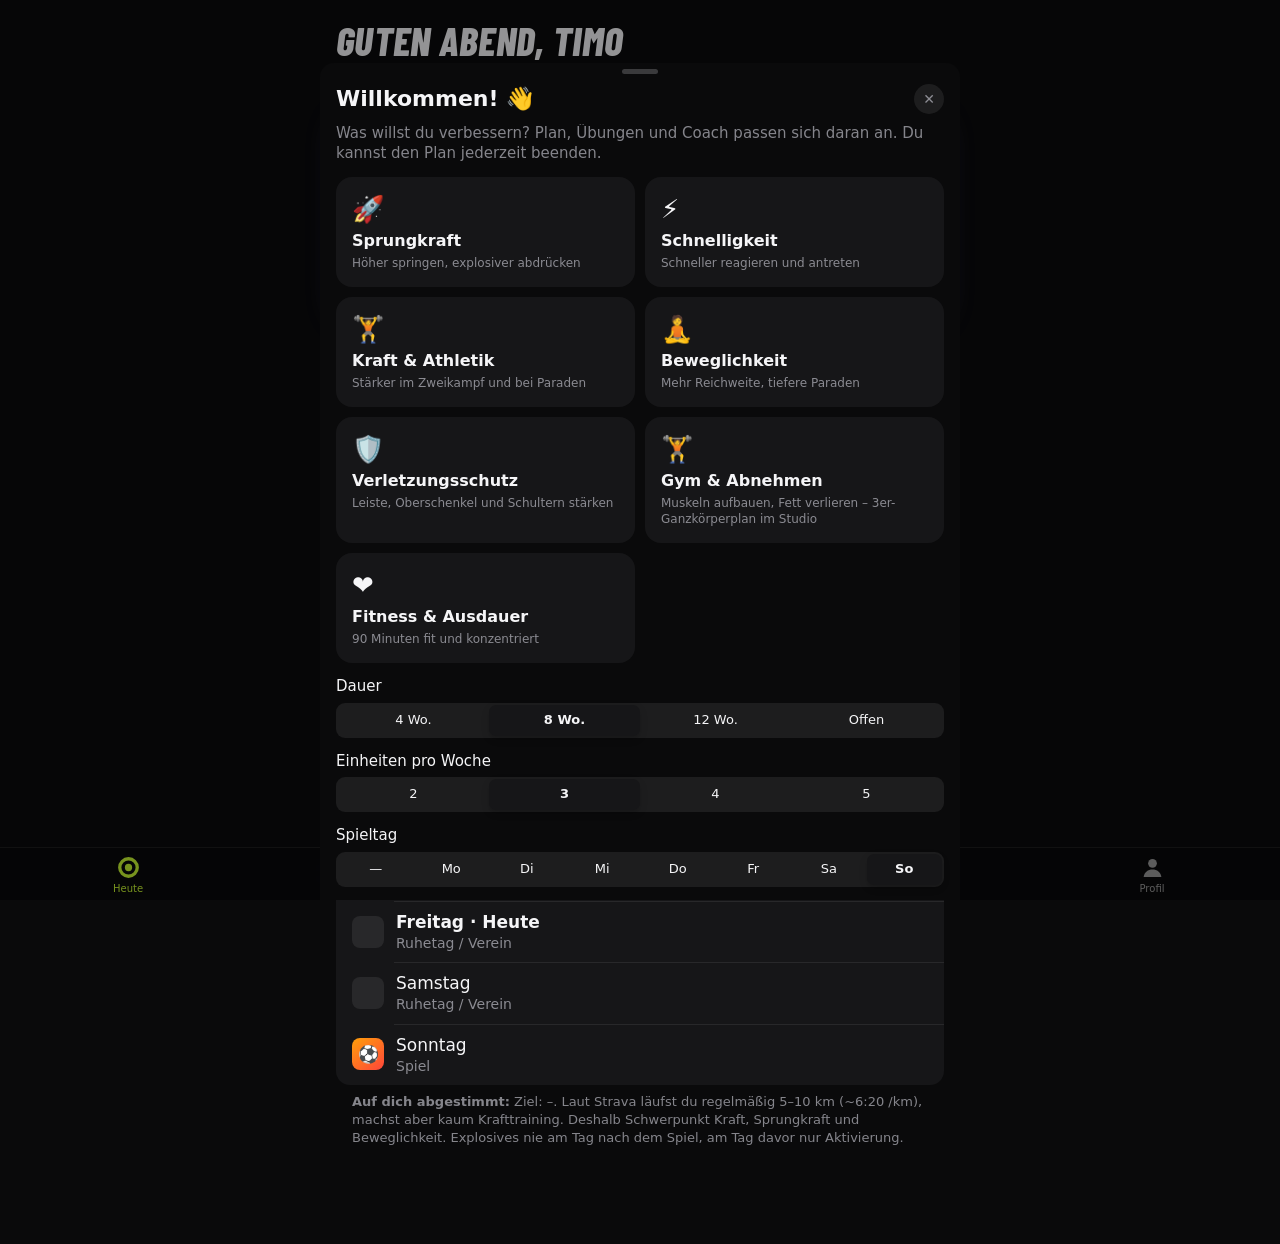
<file: torwart-app/index.html>
<!doctype html>
<html lang="de"><head>
<meta charset="utf-8"><meta name="viewport" content="width=device-width,initial-scale=1,viewport-fit=cover">
<meta name="theme-color" content="#0A0A0B">
<meta name="apple-mobile-web-app-capable" content="yes"><meta name="mobile-web-app-capable" content="yes"><meta name="apple-mobile-web-app-title" content="Torwart">
<title>Torwart Training</title><link rel="manifest" href="manifest.json"><link rel="apple-touch-icon" href="icon.svg"><link rel="preconnect" href="https://fonts.googleapis.com"><link href="https://fonts.googleapis.com/css2?family=Barlow+Condensed:ital,wght@0,700;0,800;1,700;1,800&display=swap" rel="stylesheet"><link rel="stylesheet" href="app.css">
</head><body>

<section class="tab on" id="t-today">
 <h1 id="hello">Heute</h1><div class="sub" id="dateline"></div>
 <div id="hero"></div>
 <div class="grp" id="goalcard" style="margin-top:14px"></div>
 <div class="hd"><span>Tagesform</span><span id="rdyScore"></span></div><div class="grp ready" id="ready"></div>
 <div class="hd"><span>Diese Woche</span><span id="wkname"></span></div><div class="grp" id="week"></div>
 <div class="ft" id="note"></div>
</section>

<section class="tab" id="t-plan">
 <h1>Training</h1><div class="sub">Wähle eine Einheit – frei oder aus dem Plan</div>
 <div class="seg" id="s-len"></div>
 <div class="tiles" id="tiles" style="margin-top:12px"></div>
 <div class="hd2">Übungen</div><div class="sub" id="libcount"></div>
 <div class="search"><svg viewBox="0 0 16 16"><circle cx="7" cy="7" r="5.5" stroke="currentColor" stroke-width="2" fill="none"/><path d="M11 11l4 4" stroke="currentColor" stroke-width="2"/></svg><input id="q" placeholder="Suchen" autocomplete="off"></div>
 <div class="chips" id="cats"></div>
 <div class="grp" id="lib" style="margin-top:10px"></div>
</section>

<section class="tab" id="t-coach">
 <div class="coachhead"><div class="av">🧤</div><div><h1 style="margin:0">Coach</h1><div class="sub" style="margin:0">Dein KI-Torwarttrainer</div></div></div>
 <div class="msgs" id="msgs"></div>
 <div class="cbar" id="cbar"><div class="qs" id="qs"></div><form id="cform"><input id="cin" placeholder="Frag deinen Coach …" autocomplete="off"><button class="send" type="submit">↑</button></form></div>
</section>

<section class="tab" id="t-stats">
 <h1>Statistik</h1><div class="sub">Dein Fortschritt</div>
 <div class="grp rings" id="rings"></div>
 <div class="hd2">Überblick</div><div class="kpis" id="kpis"></div>
 <div class="hd2">Einheiten pro Woche</div><div class="grp chart" id="chart"></div>
 <div class="hd2">Leistungstests</div><div class="grp np tests" id="tests"></div><button class="btn sec" onclick="testSheet()">+ Test eintragen</button>
 <div class="hd2">Bestleistungen</div><div class="grp np" id="prs"></div>
 <div class="hd2">Verlauf</div><div class="grp" id="log"></div>
</section>

<section class="tab" id="t-prof">
 <h1>Profil</h1><div class="sub">Einstellungen & Plan</div>
 <div class="grp np">
  <div class="row"><div class="t">Name</div><input class="txt" id="pName" placeholder="Dein Name"></div>
  <button class="row" onclick="progInfo()?planSheet():goalSheet()"><div class="t">Plan / Ziel</div><div class="v" id="pGoal"></div><svg class="chev" viewBox="0 0 8 13"><path d="M1 1l5.5 5.5L1 12" stroke="currentColor" stroke-width="2.2" fill="none" stroke-linecap="round"/></svg></button>
  <div class="row"><div class="t">Spieltag</div><select class="sel" id="pGame"></select></div>
 </div>
 <div class="ft">Der Plan richtet sich nach deinem Spieltag: Kraft früh in der Woche, kurz vor dem Spiel nur Aktivierung.</div>
 <div class="hd"><span>Training</span></div>
 <div class="grp" style="padding:4px 16px 14px">
  <div class="lbl">Trainingsort</div><div class="seg" id="s-eq"></div>
  <div class="lbl">Einheiten pro Woche</div><div class="seg" id="s-days"></div>
  <div class="lbl">Woche im 4-Wochen-Block</div><div class="seg" id="s-week"></div>
 </div>
 <div class="ft" id="blockinfo"></div>
 <div class="hd"><span>Daten</span></div>
 <div class="grp np">
  <button class="row" id="exp"><div class="t" style="color:var(--blue)">Backup exportieren</div></button>
  <label class="row"><div class="t" style="color:var(--blue)">Backup importieren</div><input type="file" id="imp" accept=".json,application/json" hidden></label>
  <button class="row" id="reset"><div class="t" style="color:var(--red)">Alle Daten löschen</div></button>
 </div>
 <div class="ft">Deine Daten bleiben nur auf diesem Gerät. Exportiere regelmäßig ein Backup.</div>
 <div class="ft" style="text-align:center;margin:28px 0">Torwart Training · Version 3.0</div>
</section>

<div id="sheet"><div class="sheet-bg" onclick="closeSheet()"></div><div class="sheet"><div class="grab"></div>
 <div class="sh-top"><h2 id="shT"></h2><button class="x" onclick="closeSheet()">✕</button></div><div id="shB"></div></div></div>

<div class="pl" id="player"></div>
<div class="toast" id="toast"></div>

<nav>
 <button data-t="today" class="on"><svg viewBox="0 0 24 24" fill="currentColor"><path d="M12 2a10 10 0 1 1 0 20 10 10 0 0 1 0-20Zm0 3.2a6.8 6.8 0 1 0 0 13.6 6.8 6.8 0 0 0 0-13.6Zm0 3.3a3.5 3.5 0 1 1 0 7 3.5 3.5 0 0 1 0-7Z"/></svg>Heute</button>
 <button data-t="plan"><svg viewBox="0 0 24 24" fill="currentColor"><rect x="1.5" y="9" width="3" height="6" rx="1"/><rect x="5" y="6" width="3.5" height="12" rx="1.2"/><rect x="8.5" y="10.8" width="7" height="2.4" rx="1"/><rect x="15.5" y="6" width="3.5" height="12" rx="1.2"/><rect x="19.5" y="9" width="3" height="6" rx="1"/></svg>Training</button>
 <button data-t="coach"><svg viewBox="0 0 24 24" fill="currentColor"><path d="M12 3C6.5 3 2 6.8 2 11.5c0 2.6 1.4 4.9 3.6 6.5L5 21.5l4-2c.9.3 1.9.4 3 .4 5.5 0 10-3.8 10-8.4S17.5 3 12 3Zm-4 9.7a1.3 1.3 0 1 1 0-2.6 1.3 1.3 0 0 1 0 2.6Zm4 0a1.3 1.3 0 1 1 0-2.6 1.3 1.3 0 0 1 0 2.6Zm4 0a1.3 1.3 0 1 1 0-2.6 1.3 1.3 0 0 1 0 2.6Z"/></svg>Coach</button>
 <button data-t="stats"><svg viewBox="0 0 24 24" fill="currentColor"><rect x="3" y="12" width="4.2" height="9" rx="1.5"/><rect x="9.9" y="7" width="4.2" height="14" rx="1.5"/><rect x="16.8" y="3" width="4.2" height="18" rx="1.5"/></svg>Statistik</button>
 <button data-t="prof"><svg viewBox="0 0 24 24" fill="currentColor"><circle cx="12" cy="8" r="4.2"/><path d="M3.5 21c.6-4.5 4.2-7 8.5-7s7.9 2.5 8.5 7Z"/></svg>Profil</button>
</nav>
<script src="data.js"></script><script src="anim.js"></script><script src="app.js"></script>
</body></html>
</file>
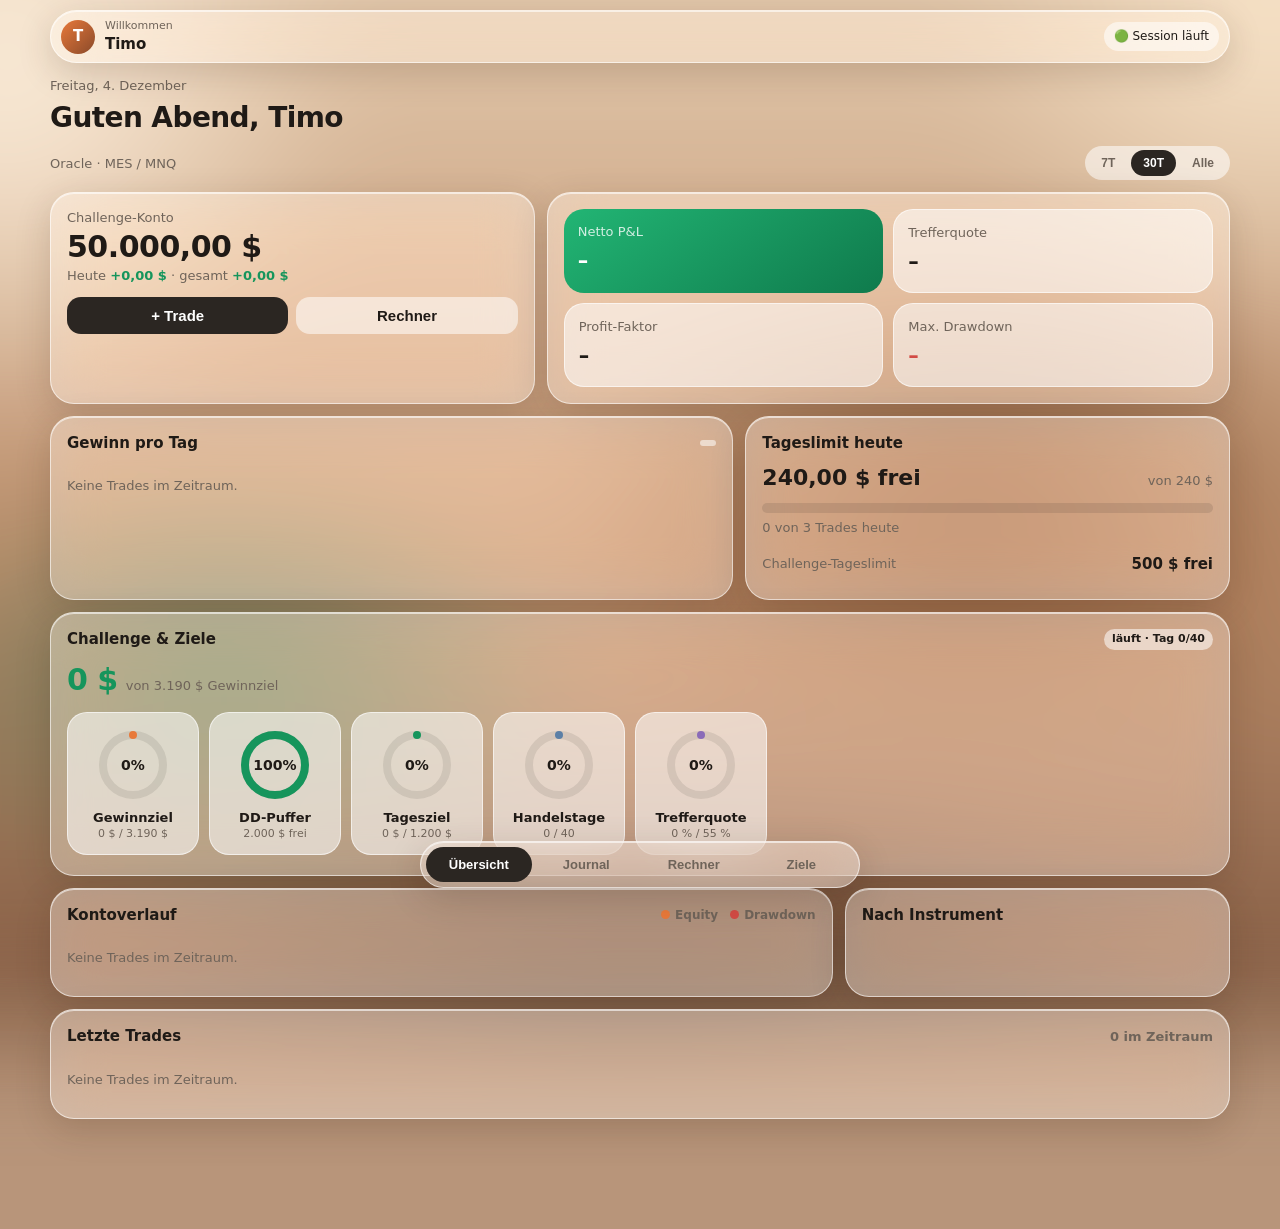
<file: trading-app/index.html>
<!doctype html>
<html lang="de"><head>
<meta charset="utf-8"><meta name="viewport" content="width=device-width,initial-scale=1,viewport-fit=cover">
<meta name="theme-color" content="#c9a988"><meta name="apple-mobile-web-app-capable" content="yes">
<title>Trade Begleiter</title><link rel="manifest" href="manifest.json"><link rel="apple-touch-icon" href="icon.svg">
<style>
:root{--tx:#1f1a16;--mu:#6f645a;--gl:rgba(255,255,255,.36);--gl2:rgba(255,255,255,.55);--bd:rgba(255,255,255,.6);--gr:#16955c;--rd:#d24b45;--ac:#e8793a;--dk:#2b2622}
*{box-sizing:border-box}html{background:#b8957a}
body::before{content:"";position:fixed;inset:-15%;z-index:-1;filter:blur(55px) saturate(1.1);background:
radial-gradient(30% 45% at 12% 18%,#fbeedd 0,transparent 70%),radial-gradient(28% 40% at 88% 12%,#f6e4cc 0,transparent 70%),
radial-gradient(35% 30% at 70% 55%,#8a5e3f 0,transparent 75%),radial-gradient(30% 25% at 25% 70%,#6e7a5c 0,transparent 75%),
radial-gradient(50% 30% at 50% 100%,#5b4333 0,transparent 75%),linear-gradient(180deg,#e8d3bb,#b98f6f 60%,#7d5a44)}
body{margin:0;color:var(--tx);font:15px/1.35 -apple-system,BlinkMacSystemFont,"SF Pro Text",system-ui,sans-serif;padding:calc(env(safe-area-inset-top) + 10px) 16px 110px;-webkit-font-smoothing:antialiased}
.wrap{max-width:1180px;margin:0 auto}
.glass,.card{background:var(--gl);border:1px solid var(--bd);-webkit-backdrop-filter:blur(26px) saturate(1.5);backdrop-filter:blur(26px) saturate(1.5);box-shadow:0 10px 35px rgba(60,35,15,.18),inset 0 1px 0 rgba(255,255,255,.6);border-radius:24px}
.card{padding:16px;margin-bottom:12px}
.mu{color:var(--mu);font-size:13px}.g{color:var(--gr)}.r{color:var(--rd)}.big{font-size:30px;font-weight:700;letter-spacing:-.5px}
h2{font-size:15px;font-weight:600;margin:0 0 10px;display:flex;justify-content:space-between;align-items:center}
h1{font-size:22px;margin:14px 0}
label{display:block;color:var(--mu);font-size:13px;margin:8px 0 4px}
input,select{width:100%;padding:12px;border-radius:14px;border:1px solid var(--bd);background:rgba(255,255,255,.5);color:var(--tx);font-size:16px}
.row{display:grid;grid-template-columns:1fr 1fr;gap:10px}
button{padding:13px;border:0;border-radius:14px;background:var(--dk);color:#fff;font-size:15px;font-weight:600;width:100%;margin-top:10px;cursor:pointer}
.t{display:flex;justify-content:space-between;align-items:center;padding:9px 0;border-bottom:1px solid rgba(80,50,30,.1)}.t:last-child{border:0}
.bar{height:10px;background:rgba(43,38,34,.12);border-radius:5px;overflow:hidden}.bar i{display:block;height:100%;border-radius:5px}
.del{background:none;color:var(--mu);width:auto;margin:0;padding:0 6px}
.tab{display:none}.tab.on{display:block}
/* top bar */
.top{display:flex;align-items:center;gap:10px;padding:8px 10px;border-radius:99px;margin-bottom:14px}
.av{width:34px;height:34px;border-radius:50%;background:linear-gradient(135deg,#e8793a,#8a4a2a);color:#fff;display:grid;place-items:center;font-weight:700}
.sess{margin-left:auto;font-size:12px;padding:6px 10px;border-radius:99px;background:var(--gl2);white-space:nowrap}
.hello{font-size:28px;font-weight:700;letter-spacing:-.6px;margin:4px 0 2px}
/* grid */
.grid{display:grid;grid-template-columns:1fr;gap:12px}.grid>.card{margin:0}
@media(min-width:900px){.grid{grid-template-columns:repeat(12,1fr)}.s4{grid-column:span 4}.s5{grid-column:span 5}.s6{grid-column:span 6}.s7{grid-column:span 7}.s8{grid-column:span 8}.s12{grid-column:span 12}}
.btns{display:grid;grid-template-columns:1fr 1fr;gap:8px;margin-top:12px}.btns button{margin:0;padding:10px}.btns .lt{background:var(--gl2);color:var(--tx)}
.stats{display:grid;grid-template-columns:1fr 1fr;gap:10px}
.st{padding:14px;border-radius:20px;background:var(--gl2);border:1px solid var(--bd)}.st b{display:block;font-size:21px;margin:6px 0 2px;letter-spacing:-.3px}
.st.hl{background:linear-gradient(145deg,#22b574,#0f7a4c);color:#fff;border:0}.st.hl .mu{color:rgba(255,255,255,.8)}
.st.hl.neg{background:linear-gradient(145deg,#e0645c,#a8322d)}
.seg{display:inline-flex;gap:4px;padding:4px;border-radius:99px;background:var(--gl2)}.seg button{margin:0;padding:6px 12px;width:auto;font-size:12px;background:none;color:var(--mu);border-radius:99px}.seg button.sel{background:var(--dk);color:#fff}
.goals{display:flex;gap:10px;overflow-x:auto;scroll-snap-type:x mandatory;padding-bottom:4px;margin:0 -4px;padding-left:4px}
.goal{flex:0 0 132px;scroll-snap-align:start;text-align:center;padding:12px 8px;border-radius:20px;background:var(--gl2);border:1px solid var(--bd)}
.goal svg{width:76px;height:76px;display:block;margin:2px auto 6px}.goal .n{font-weight:600;font-size:13px}.goal .v{font-size:11px;color:var(--mu)}
.lg{display:flex;gap:12px;flex-wrap:wrap;font-size:12px;color:var(--mu)}.lg i{display:inline-block;width:9px;height:9px;border-radius:50%;margin-right:5px}
.dn{display:flex;align-items:center;gap:14px}.dn svg{width:120px;height:120px;flex:none}
.tag{font-size:11px;padding:3px 8px;border-radius:99px;background:var(--gl2)}
/* dock */
nav{position:fixed;bottom:calc(12px + env(safe-area-inset-bottom));left:50%;transform:translateX(-50%);display:flex;gap:2px;padding:5px;border-radius:99px;width:min(440px,calc(100% - 24px))}
nav button{margin:0;padding:10px 4px;background:none;color:var(--mu);font-size:13px;font-weight:600;border-radius:99px}nav button.on{background:var(--dk);color:#fff}
</style></head><body><div class="wrap">

<section class="tab on" id="dash">
<div class="top glass"><div class="av" id="av">T</div><div><div class="mu" style="font-size:11px">Willkommen</div><b id="tn">Timo</b></div><div class="sess" id="hs"></div></div>
<div class="mu" id="hd"></div><div class="hello" id="hg"></div>
<div style="display:flex;justify-content:space-between;align-items:center;margin:10px 0 12px"><span class="mu">Oracle · MES / MNQ</span>
<div class="seg"><button data-r="7">7T</button><button data-r="30" class="sel">30T</button><button data-r="0">Alle</button></div></div>

<div class="grid">
<div class="card s5"><div class="mu">Challenge-Konto</div><div class="big" id="bal">–</div>
<div class="mu" id="bsub"></div>
<div class="btns"><button id="gAdd">+ Trade</button><button class="lt" id="gCalc">Rechner</button></div></div>

<div class="card s7"><div class="stats">
<div class="st hl" id="k1c"><div class="mu">Netto P&amp;L</div><b id="k1">–</b><span class="mu" id="k1s"></span></div>
<div class="st"><div class="mu">Trefferquote</div><b id="k2">–</b><span class="mu" id="k2s"></span></div>
<div class="st"><div class="mu">Profit-Faktor</div><b id="k3">–</b><span class="mu" id="k3s"></span></div>
<div class="st"><div class="mu">Max. Drawdown</div><b id="k4" class="r">–</b><span class="mu" id="k4s"></span></div>
</div></div>

<div class="card s7"><h2>Gewinn pro Tag <span class="tag" id="dpt"></span></h2><div id="dp"></div></div>

<div class="card s5"><h2>Tageslimit heute</h2>
<div style="display:flex;justify-content:space-between;align-items:baseline"><b style="font-size:22px" id="tl1">–</b><span class="mu" id="tl2"></span></div>
<div class="bar" style="margin:10px 0 6px"><i id="tlb"></i></div><div class="mu" id="tl3"></div>
<div class="t" style="margin-top:8px"><span class="mu">Challenge-Tageslimit</span><b id="tl4"></b></div></div>

<div class="card s12"><h2>Challenge &amp; Ziele <span class="tag" id="cst"></span></h2>
<div style="display:flex;align-items:baseline;gap:8px;margin-bottom:12px"><span class="big" id="cprof">–</span><span class="mu" id="cof"></span></div>
<div class="goals" id="goals"></div></div>

<div class="card s8"><h2>Kontoverlauf <span class="lg"><span><i style="background:var(--ac)"></i>Equity</span><span><i style="background:var(--rd)"></i>Drawdown</span></span></h2><div id="eq"></div></div>

<div class="card s4"><h2>Nach Instrument</h2><div class="dn"><div id="dnut"></div><div id="dnl" style="flex:1"></div></div>
<div style="margin-top:10px" id="ls"></div></div>

<div class="card s12"><h2>Letzte Trades <span class="mu" id="lt0"></span></h2><div id="last"></div></div>
</div></section>

<section class="tab" id="calc"><h1>Rechner</h1><div class="card">
<label>Instrument</label><select id="ins"></select>
<div class="row"><div><label>Risiko pro Trade ($)</label><input id="risk" type="number" inputmode="decimal" value="240"></div>
<div><label>Stop (Ticks)</label><input id="stop" type="number" inputmode="decimal" value="20"></div></div>
<label>Ziel (Ticks)</label><input id="tgt" type="number" inputmode="decimal" value="50">
</div><div class="card"><div class="mu">Kontrakte</div><div class="big" id="ctr">–</div>
<div class="row"><div><div class="mu">Echtes Risiko</div><div id="rr1" class="r"></div></div><div><div class="mu">Möglicher Gewinn</div><div id="rr2" class="g"></div></div></div>
<div class="mu" style="margin-top:8px" id="crv"></div></div></section>

<section class="tab" id="journal"><h1>Journal</h1><div class="card">
<div class="row"><div><label>Instrument</label><select id="jins"></select></div><div><label>Richtung</label><select id="jdir"><option>Long</option><option>Short</option></select></div></div>
<div class="row"><div><label>Ergebnis ($)</label><input id="jpl" type="number" inputmode="decimal" placeholder="z.B. -45"></div><div><label>Kontrakte</label><input id="jct" type="number" value="10"></div></div>
<label>Methode / Notiz</label><input id="jnote" placeholder="M1, K5, Fehler, Gefühl …"><button id="add">Trade speichern</button>
</div><div class="card" id="list"></div></section>

<section class="tab" id="day"><h1>Einstellungen</h1>
<div class="card"><h2>Tag</h2><div class="row"><div><label>Mein Tageslimit ($)</label><input id="lim" type="number" value="240"></div><div><label>Tagesziel ($)</label><input id="goal" type="number" value="1200"></div></div>
<div class="mu" style="margin-top:10px">Heute: <b id="today">0 $</b> · <span id="stat"></span></div></div>
<div class="card"><h2>Challenge</h2>
<label>Name</label><input id="nm" placeholder="Timo">
<div class="row"><div><label>Kontogröße ($)</label><input id="acc" type="number" value="50000"></div><div><label>Gewinnziel ($)</label><input id="pt" type="number" value="3190"></div></div>
<div class="row"><div><label>Gesamt-Drawdown ($)</label><input id="mdd" type="number" value="2000"></div><div><label>Challenge-Tageslimit ($)</label><input id="cdl" type="number" value="500"></div></div>
<div class="row"><div><label>Handelstage</label><input id="days" type="number" value="40"></div><div><label>Ziel Trefferquote (%)</label><input id="wr" type="number" value="55"></div></div>
<div class="mu" style="margin-top:10px">Faustregel: Tageslimit + voller Stop &lt; Challenge-Tageslimit.</div></div>
<div class="card"><h2>Gesamt</h2><div id="tot"></div></div></section>

</div>
<nav class="glass"><button data-t="dash" class="on">Übersicht</button><button data-t="journal">Journal</button><button data-t="calc">Rechner</button><button data-t="day">Ziele</button></nav>
<script>
const I={MES:5,MNQ:2,ES:50,NQ:20,MYM:.5,M2K:5},TK=.25,$=id=>document.getElementById(id);
let S={};try{S=JSON.parse(localStorage.getItem('tb')||'{}')}catch(e){}S.trades=S.trades||[];
const save=()=>{try{localStorage.setItem('tb',JSON.stringify(S))}catch(e){}};
const f=n=>(n<0?'-':'')+Math.abs(n).toLocaleString('de-DE',{minimumFractionDigits:2,maximumFractionDigits:2})+' $';
const f0=n=>(n<0?'-':'')+Math.abs(n).toLocaleString('de-DE',{maximumFractionDigits:0})+' $';
const today=()=>new Date().toISOString().slice(0,10);
for(const s of[$('ins'),$('jins')])for(const k in I)s.add(new Option(k));
const F=['ins','risk','stop','tgt','lim','goal','nm','acc','pt','mdd','cdl','days','wr'];
F.forEach(k=>{if(S[k]!=null)$(k).value=S[k];$(k).oninput=()=>{S[k]=$(k).value;save();all()}});
const v=k=>+$(k).value||0;

function calc(){const tv=I[$('ins').value]*TK,st=v('stop'),tg=v('tgt'),c=st>0?Math.floor(v('risk')/(tv*st)):0;
$('ctr').textContent=st>0?c:'–';$('rr1').textContent=f(-c*tv*st);$('rr2').textContent=f(c*tv*tg);
$('crv').textContent=st>0?`CRV 1:${(tg/st).toFixed(2)} · 1 Tick = ${tv} $/Kontrakt`:''}

function list(){$('list').innerHTML=S.trades.length?S.trades.slice().reverse().map(t=>`<div class="t"><span>${t.d.slice(5)} · ${t.i} ${t.dir}<br><span class="mu">${t.n||''}</span></span><span class="${t.p>=0?'g':'r'}">${f(t.p)}<button class="del" data-id="${t.id}">✕</button></span></div>`).join(''):'<div class="mu">Noch keine Trades.</div>';
document.querySelectorAll('.del').forEach(b=>b.onclick=()=>{if(confirm('Trade löschen?')){S.trades=S.trades.filter(t=>t.id!=b.dataset.id);save();all()}})}

function day(){const td=S.trades.filter(t=>t.d==today()),p=td.reduce((a,t)=>a+t.p,0),lim=v('lim'),g=v('goal');
$('today').textContent=f(p);$('today').className=p>=0?'g':'r';
$('stat').innerHTML=p<=-lim?'<b class="r">⛔ Limit erreicht</b>':p>=g?'<b class="g">✅ Tagesziel erreicht</b>':`${td.length} Trades`;
const A=S.trades,w=A.filter(t=>t.p>0).length,sum=A.reduce((a,t)=>a+t.p,0);
$('tot').innerHTML=A.length?`<div class="t"><span>Trades</span><span>${A.length}</span></div><div class="t"><span>Trefferquote</span><span>${(w/A.length*100).toFixed(0)} %</span></div><div class="t"><span>Summe</span><span class="${sum>=0?'g':'r'}">${f(sum)}</span></div>`:'<div class="mu">Noch keine Daten.</div>'}

const ring=(q,c,n,val)=>{q=Math.max(0,Math.min(1,q||0));const r=30,C=2*Math.PI*r;return`<div class="goal"><svg viewBox="0 0 76 76"><circle cx="38" cy="38" r="${r}" fill="none" stroke="rgba(43,38,34,.1)" stroke-width="8"/><circle cx="38" cy="38" r="${r}" fill="none" stroke="${c}" stroke-width="8" stroke-linecap="round" stroke-dasharray="${C*q} ${C}" transform="rotate(-90 38 38)"/><text x="38" y="43" text-anchor="middle" fill="#1f1a16" font-size="14" font-weight="700">${Math.round(q*100)}%</text></svg><div class="n">${n}</div><div class="v">${val}</div></div>`};
function smooth(P){return P.map((p,i)=>{if(!i)return`M${p[0]},${p[1]}`;const a=P[i-2]||P[i-1],b=P[i-1],c=p,d=P[i+1]||p;
return`C${(b[0]+(c[0]-a[0])/6).toFixed(1)},${(b[1]+(c[1]-a[1])/6).toFixed(1)} ${(c[0]-(d[0]-b[0])/6).toFixed(1)},${(c[1]-(d[1]-b[1])/6).toFixed(1)} ${c[0].toFixed(1)},${c[1].toFixed(1)}`}).join(' ')}
const empty='<div class="mu" style="padding:14px 0">Keine Trades im Zeitraum.</div>';
let R=30;
document.querySelectorAll('.seg button').forEach(b=>b.onclick=()=>{document.querySelectorAll('.seg button').forEach(x=>x.classList.remove('sel'));b.classList.add('sel');R=+b.dataset.r;dash()});

function dash(){
const n=$('nm').value||'Timo',h=new Date().getHours(),A=S.trades;
$('tn').textContent=n;$('av').textContent=n[0].toUpperCase();
$('hd').textContent=new Date().toLocaleDateString('de-DE',{weekday:'long',day:'numeric',month:'long'});
$('hg').textContent=(h<11?'Guten Morgen':h<18?'Guten Tag':'Guten Abend')+', '+n;
const u=new Date(),ny=new Date(u.toLocaleString('en-US',{timeZone:'America/New_York'})),nm=ny.getHours()*60+ny.getMinutes(),wd=ny.getDay();
$('hs').textContent=wd>0&&wd<6&&nm>=570&&nm<960?'🟢 Session läuft':'⚪ Markt zu';

// Challenge (immer gesamt)
const sum=A.reduce((a,t)=>a+t.p,0);let e=0,pk=0,ddc=0;A.forEach(t=>{e+=t.p;pk=Math.max(pk,e);ddc=Math.max(ddc,pk-e)});
const td=A.filter(t=>t.d==today()).reduce((a,t)=>a+t.p,0),days=new Set(A.map(t=>t.d)).size,buf=v('mdd')-ddc;
$('bal').textContent=f(v('acc')+sum);
$('bsub').innerHTML=`Heute <b class="${td>=0?'g':'r'}">${td>=0?'+':''}${f(td)}</b> · gesamt <b class="${sum>=0?'g':'r'}">${sum>=0?'+':''}${f(sum)}</b>`;
$('cprof').textContent=f0(sum);$('cprof').className='big '+(sum>=0?'g':'r');$('cof').textContent='von '+f0(v('pt'))+' Gewinnziel';
$('cst').textContent=sum>=v('pt')?'🏆 Ziel erreicht':buf<=0?'⛔ Drawdown verletzt':'läuft · Tag '+days+'/'+v('days');
const wAll=A.length?A.filter(t=>t.p>0).length/A.length:0;
$('goals').innerHTML=ring(sum/v('pt'),'#e8793a','Gewinnziel',f0(sum)+' / '+f0(v('pt')))
+ring(buf/v('mdd'),buf/v('mdd')<.35?'#d24b45':'#16955c','DD-Puffer',f0(buf)+' frei')
+ring(td/v('goal'),'#16955c','Tagesziel',f0(td)+' / '+f0(v('goal')))
+ring(days/v('days'),'#5b7fa6','Handelstage',days+' / '+v('days'))
+ring(wAll/(v('wr')/100),'#8a6bb8','Trefferquote',(wAll*100).toFixed(0)+' % / '+v('wr')+' %');

// Tageslimit
const lim=v('lim'),used=Math.max(0,-td),q=Math.min(1,used/lim||0);
$('tl1').textContent=f(Math.max(0,lim-used))+' frei';$('tl2').textContent='von '+f0(lim);
$('tlb').style.width=(q*100)+'%';$('tlb').style.background=q>.75?'var(--rd)':q>.4?'var(--ac)':'var(--gr)';
const nt=A.filter(t=>t.d==today()).length;
$('tl3').textContent=td<=-lim?'⛔ Limit erreicht – heute nicht mehr handeln.':td>=v('goal')?'✅ Tagesziel erreicht – Feierabend!':nt+' von 3 Trades heute';
$('tl4').textContent=f0(v('cdl')-used)+' frei';$('tl4').className=v('cdl')-used<v('cdl')*.3?'r':'';

// Zeitraum
const from=R?new Date(Date.now()-(R-1)*864e5).toISOString().slice(0,10):'',T=A.filter(t=>t.d>=from),N=T.length;
$('lt0').textContent=N+' im Zeitraum';
$('last').innerHTML=T.length?T.slice(-6).reverse().map(t=>`<div class="t"><span><b>${t.i}</b> <span class="tag">${t.dir}</span><br><span class="mu">${new Date(t.d).toLocaleDateString('de-DE',{day:'2-digit',month:'short'})}${t.n?' · '+t.n:''}</span></span><b class="${t.p>=0?'g':'r'}">${t.p>=0?'+':''}${f(t.p)}</b></div>`).join(''):empty;
if(!N){['k1','k2','k3','k4'].forEach(k=>$(k).textContent='–');['k1s','k2s','k3s','k4s','dpt'].forEach(k=>$(k).textContent='');['eq','dp','dnut','dnl','ls'].forEach(k=>$(k).innerHTML=k=='eq'||k=='dp'?empty:'');return}
const W=T.filter(t=>t.p>0),L=T.filter(t=>t.p<0),gw=W.reduce((a,t)=>a+t.p,0),gl=-L.reduce((a,t)=>a+t.p,0),net=gw-gl;
let eq=0,pkk=0,dd=0;const pts=[0],dds=[0];T.forEach(t=>{eq+=t.p;pts.push(eq);pkk=Math.max(pkk,eq);dd=Math.max(dd,pkk-eq);dds.push(eq-pkk)});
$('k1').textContent=(net>=0?'+':'')+f(net);$('k1c').className='st hl'+(net<0?' neg':'');$('k1s').textContent=N+' Trades';
$('k2').textContent=(W.length/N*100).toFixed(0)+' %';$('k2s').textContent=W.length+' Gewinner · '+L.length+' Verlierer';
$('k3').textContent=gl?(gw/gl).toFixed(2):'∞';$('k3').className=gw>=gl?'g':'r';$('k3s').textContent='Ø +'+f0(W.length?gw/W.length:0)+' / -'+f0(L.length?gl/L.length:0);
$('k4').textContent='-'+f(dd);$('k4s').textContent=Math.round(dd/v('mdd')*100)+' % vom Limit';

// Equity
const w=Math.max(300,$('eq').clientWidth||340),hh=170,mn=Math.min(...pts,...dds),mx=Math.max(...pts,1),sp=mx-mn||1,y=a=>hh-10-(a-mn)/sp*(hh-24),x=i=>6+i/(pts.length-1||1)*(w-12);
const P=pts.map((a,i)=>[x(i),y(a)]),D=dds.map((a,i)=>[x(i),y(a)]),sp1=smooth(P);
$('eq').innerHTML=`<svg viewBox="0 0 ${w} ${hh}" style="width:100%;height:auto;display:block"><defs><linearGradient id="ga" x1="0" y1="0" x2="0" y2="1"><stop offset="0" stop-color="#e8793a" stop-opacity=".35"/><stop offset="1" stop-color="#e8793a" stop-opacity="0"/></linearGradient></defs>
${[0,.5,1].map(k=>`<line x1="0" x2="${w}" y1="${10+k*(hh-24)}" y2="${10+k*(hh-24)}" stroke="rgba(43,38,34,.08)"/>`).join('')}
<line x1="0" x2="${w}" y1="${y(0)}" y2="${y(0)}" stroke="rgba(43,38,34,.25)" stroke-dasharray="3 4"/>
<path d="${sp1} L${w},${hh} L0,${hh}Z" fill="url(#ga)"/><path d="${smooth(D)}" fill="none" stroke="#d24b45" stroke-width="1.6" opacity=".7"/>
<path d="${sp1}" fill="none" stroke="#e8793a" stroke-width="2.6" stroke-linecap="round"/><circle cx="${P.at(-1)[0]}" cy="${P.at(-1)[1]}" r="4.5" fill="#fff" stroke="#e8793a" stroke-width="2.5"/></svg>
<div class="mu" style="display:flex;justify-content:space-between"><span>Hoch ${f0(mx)}</span><span>Jetzt <b style="color:var(--tx)">${f0(eq)}</b></span><span>Tief ${f0(Math.min(...pts))}</span></div>`;

// Tagesbalken
const w2=Math.max(300,$('dp').clientWidth||340);const by={};T.forEach(t=>by[t.d]=(by[t.d]||0)+t.p);const ds=Object.keys(by).sort().slice(-14),am=Math.max(...ds.map(k=>Math.abs(by[k])))||1,bw=w2/ds.length,best=ds.reduce((a,k)=>by[k]>by[a]?k:a,ds[0]),z=hh*.62;
$('dpt').textContent=ds.filter(k=>by[k]>0).length+'/'+ds.length+' grün';
$('dp').innerHTML=`<svg viewBox="0 0 ${w2} ${hh}" style="width:100%;height:auto;display:block"><line x1="0" x2="${w2}" y1="${z}" y2="${z}" stroke="rgba(43,38,34,.2)"/>${ds.map((k,i)=>{const a=by[k],bh=Math.max(3,Math.abs(a)/am*(a>=0?z-14:hh-z-14));
return`<rect x="${i*bw+(bw-Math.min(bw*.64,34))/2}" width="${Math.min(bw*.64,34)}" y="${a>=0?z-bh:z}" height="${bh}" rx="${Math.min(7,bw*.3)}" fill="${k==best?'#16955c':a>=0?'#2b2622':'#d24b45'}" opacity="${k==best||a<0?1:.82}"><title>${k}: ${f(a)}</title></rect>`+(k==best?`<text x="${i*bw+bw/2}" y="${z-bh-5}" text-anchor="middle" font-size="10" font-weight="700" fill="#16955c">${f0(a)}</text>`:'')}).join('')}</svg>
<div class="mu" style="display:flex;justify-content:space-between"><span>${new Date(ds[0]).toLocaleDateString('de-DE',{day:'2-digit',month:'short'})}</span><span>Bester Tag grün markiert</span><span>${new Date(ds.at(-1)).toLocaleDateString('de-DE',{day:'2-digit',month:'short'})}</span></div>`;

// Donut nach Instrument
const gi={};T.forEach(t=>{gi[t.i]=gi[t.i]||{n:0,p:0,w:0};gi[t.i].n++;gi[t.i].p+=t.p;if(t.p>0)gi[t.i].w++});
const cols=['#e8793a','#2b2622','#16955c','#5b7fa6','#8a6bb8','#c9a227'],ks=Object.keys(gi).sort((a,b)=>gi[b].n-gi[a].n),C=2*Math.PI*44;let off=0;
$('dnut').innerHTML=`<svg viewBox="0 0 120 120">${ks.map((k,i)=>{const q=gi[k].n/N,s=`<circle cx="60" cy="60" r="44" fill="none" stroke="${cols[i%6]}" stroke-width="16" stroke-dasharray="${Math.max(0,C*q-3)} ${C}" stroke-dashoffset="${-off}" transform="rotate(-90 60 60)"/>`;off+=C*q;return s}).join('')}<text x="60" y="58" text-anchor="middle" font-size="20" font-weight="700" fill="#1f1a16">${N}</text><text x="60" y="74" text-anchor="middle" font-size="10" fill="#6f645a">Trades</text></svg>`;
$('dnl').innerHTML=ks.map((k,i)=>`<div class="t"><span><i style="display:inline-block;width:9px;height:9px;border-radius:50%;background:${cols[i%6]};margin-right:6px"></i>${k}<br><span class="mu">${(gi[k].w/gi[k].n*100).toFixed(0)} % Treffer</span></span><b class="${gi[k].p>=0?'g':'r'}">${f0(gi[k].p)}</b></div>`).join('');
const gd={Long:{n:0,p:0},Short:{n:0,p:0}};T.forEach(t=>{gd[t.dir].n++;gd[t.dir].p+=t.p});
$('ls').innerHTML=['Long','Short'].map(k=>`<div class="t"><span>${k} <span class="mu">· ${gd[k].n}</span></span><b class="${gd[k].p>=0?'g':'r'}">${f0(gd[k].p)}</b></div>`).join('');
}

function all(){calc();list();day();dash()}
$('add').onclick=()=>{const p=parseFloat($('jpl').value);if(isNaN(p))return alert('Bitte Ergebnis eingeben');
S.trades.push({id:Date.now(),d:today(),i:$('jins').value,dir:$('jdir').value,p,c:v('jct'),n:$('jnote').value});save();$('jpl').value=$('jnote').value='';all()};
const go=t=>{document.querySelectorAll('nav button,.tab').forEach(e=>e.classList.remove('on'));document.querySelector(`nav button[data-t=${t}]`).classList.add('on');$(t).classList.add('on');scrollTo(0,0);if(t=='dash')dash()};
document.querySelectorAll('nav button').forEach(b=>b.onclick=()=>go(b.dataset.t));
$('gAdd').onclick=()=>go('journal');$('gCalc').onclick=()=>go('calc');
addEventListener('resize',()=>{clearTimeout(window._rt);window._rt=setTimeout(dash,200)});
all();if('serviceWorker'in navigator)navigator.serviceWorker.register('sw.js').catch(()=>{});
</script></body></html>
</file>
<file: torwart-app/app.css>
:root{--bg:#F2F2F7;--cell:#FFFFFF;--cell2:#F7F7FA;--tx:#000;--mu:rgba(60,60,67,.6);--sep:rgba(60,60,67,.16);--fill:rgba(118,118,128,.12);
 --ac:#34C759;--ac2:#0FA968;--blue:#007AFF;--red:#FF3B30;--orange:#FF9500;--purple:#AF52DE;--bar:rgba(249,249,249,.82);
 --skin:#E0A882;--shirt:#34C759;--shorts:#1C1C1E;--back:#C9CDD3;--eq:#3A3A3C;--eq2:#AEAEB2;--floor:#D1D1D6;--stage:#FFFFFF;--shadow:0 1px 2px rgba(0,0,0,.04),0 8px 24px rgba(0,0,0,.06)}
@media (prefers-color-scheme:dark){:root:not([data-theme=light]){--bg:#000;--cell:#1C1C1E;--cell2:#2C2C2E;--tx:#fff;--mu:rgba(235,235,245,.6);--sep:rgba(84,84,88,.55);--fill:rgba(118,118,128,.24);
 --ac:#30D158;--blue:#0A84FF;--red:#FF453A;--orange:#FF9F0A;--purple:#BF5AF2;--bar:rgba(18,18,18,.82);--shorts:#48484A;--back:#3A3A3C;--eq:#D1D1D6;--eq2:#636366;--floor:#38383A;--stage:#1C1C1E;--shadow:none}}
*{box-sizing:border-box;-webkit-tap-highlight-color:transparent}
html,body{margin:0;background:var(--bg);color:var(--tx);font:17px/1.3 -apple-system,BlinkMacSystemFont,"SF Pro Text","Helvetica Neue",system-ui,sans-serif;-webkit-font-smoothing:antialiased;overscroll-behavior-y:none}
body{padding:env(safe-area-inset-top) 0 calc(96px + env(safe-area-inset-bottom))}
button,input,select{font:inherit;color:inherit;border:0;background:none}button{cursor:pointer}
.tab{display:none;padding:0 16px;max-width:640px;margin:0 auto}.tab.on{display:block;animation:fade .3s ease}
@keyframes fade{from{opacity:0;transform:translateY(8px)}}
h1{font-size:34px;font-weight:700;letter-spacing:.37px;margin:14px 0 2px}
.sub{color:var(--mu);font-size:15px;margin-bottom:16px}
.hd{font-size:13px;color:var(--mu);text-transform:uppercase;margin:24px 16px 7px;display:flex;justify-content:space-between}
.hd2{font-size:22px;font-weight:700;margin:26px 0 10px}
.ft{font-size:13px;color:var(--mu);margin:8px 16px 0;line-height:1.4}
.grp{background:var(--cell);border-radius:14px;overflow:hidden;box-shadow:var(--shadow)}
.row{display:flex;align-items:center;gap:12px;min-height:46px;padding:10px 16px;position:relative;width:100%;text-align:left}
.row+.row::before{content:"";position:absolute;top:0;left:58px;right:0;border-top:.5px solid var(--sep)}
.row.np+.row::before,.np .row+.row::before{left:16px}
.row .t{flex:1;min-width:0}.row .s{color:var(--mu);font-size:14px;margin-top:1px}.row .v{color:var(--mu);font-size:16px}
.chev{width:8px;height:13px;flex:none;opacity:.3}
.ico{width:32px;height:32px;border-radius:8px;display:grid;place-items:center;flex:none;color:#fff;font-size:17px}
.hero{position:relative;overflow:hidden;color:#fff;border-radius:22px;padding:20px;background:linear-gradient(140deg,#30D158 0%,#0FA968 55%,#06805A 100%);box-shadow:0 12px 30px rgba(15,169,104,.3)}
.hero::after{content:"";position:absolute;right:-40px;top:-40px;width:180px;height:180px;border-radius:50%;background:rgba(255,255,255,.12)}
.hero.rest{background:linear-gradient(140deg,#5E5CE6,#3634A3);box-shadow:0 12px 30px rgba(94,92,230,.3)}
.hero.game{background:linear-gradient(140deg,#FF9F0A,#FF453A);box-shadow:0 12px 30px rgba(255,69,58,.3)}
.hero .k{font-size:12px;font-weight:700;text-transform:uppercase;letter-spacing:.6px;opacity:.85}.hero .n{font-size:26px;font-weight:800;margin:6px 0 4px;letter-spacing:-.3px}
.hero .m{opacity:.92;font-size:15px}.hero .acts{display:flex;gap:10px;margin-top:18px;position:relative;z-index:1}
.hero .acts button{flex:1;background:#fff;color:#0B6E44;font-weight:700;border-radius:14px;padding:13px}
.hero.rest .acts button{color:#3634A3}.hero.game .acts button{color:#C9341F}
.hero .acts button.gh{background:rgba(255,255,255,.2);color:#fff;flex:0 0 auto;padding:13px 16px}
.btn{display:block;width:100%;background:var(--ac);color:#fff;font-weight:700;border-radius:14px;padding:16px;text-align:center;text-decoration:none;margin-top:14px;font-size:17px;transition:transform .1s}
.btn:active,.tile:active,.hero button:active{transform:scale(.97)}
.btn.sec{background:var(--fill);color:var(--blue)}.btn.red{background:var(--fill);color:var(--red)}
.seg{display:flex;background:var(--fill);border-radius:9px;padding:2px;margin:6px 0}
.seg button{flex:1;padding:7px 4px;border-radius:7px;font-size:13px;font-weight:500;transition:.2s}
.seg button.on{background:var(--cell);box-shadow:0 3px 8px rgba(0,0,0,.12),0 3px 1px rgba(0,0,0,.04);font-weight:600}
.lbl{font-size:15px;margin:14px 0 4px}
.tiles{display:grid;grid-template-columns:1fr 1fr;gap:12px}
.tile{border-radius:18px;padding:14px;text-align:left;min-height:124px;display:flex;flex-direction:column;color:#fff;position:relative;overflow:hidden;transition:transform .1s}
.tile .e{font-size:26px}.tile b{font-size:17px;margin-top:auto}.tile span{opacity:.85;font-size:13px}
.tile::after{content:"";position:absolute;right:-24px;bottom:-24px;width:90px;height:90px;border-radius:50%;background:rgba(255,255,255,.14)}
.ok{color:var(--ac);font-weight:700}
.chips{display:flex;gap:8px;overflow-x:auto;padding:2px 0 4px;scrollbar-width:none}.chips::-webkit-scrollbar{display:none}
.chip{flex:none;padding:7px 14px;border-radius:18px;background:var(--cell);font-size:14px;font-weight:600;box-shadow:var(--shadow)}
.chip.on{background:var(--tx);color:var(--bg)}
.search{display:flex;align-items:center;gap:6px;background:var(--fill);border-radius:10px;padding:8px 10px;margin-bottom:12px}
.search input{flex:1;outline:0;font-size:17px}.search svg{width:16px;opacity:.5}
nav{position:fixed;bottom:0;left:0;right:0;display:flex;background:var(--bar);backdrop-filter:saturate(180%) blur(20px);-webkit-backdrop-filter:saturate(180%) blur(20px);border-top:.5px solid var(--sep);padding:6px 0 calc(4px + env(safe-area-inset-bottom));z-index:5}
nav button{flex:1;display:flex;flex-direction:column;align-items:center;gap:2px;font-size:10px;font-weight:500;color:#999}
nav button.on{color:var(--ac)}nav svg{width:25px;height:25px}
/* Sheets */
.sheet-bg{position:fixed;inset:0;background:rgba(0,0,0,.4);opacity:0;pointer-events:none;transition:.3s;z-index:20}
.sheet{position:fixed;left:0;right:0;bottom:0;max-height:93vh;overflow-y:auto;background:var(--bg);border-radius:14px 14px 0 0;transform:translateY(105%);transition:transform .4s cubic-bezier(.2,.9,.25,1);z-index:21;padding:0 16px calc(24px + env(safe-area-inset-bottom));max-width:640px;margin:0 auto}
.open .sheet-bg{opacity:1;pointer-events:auto}.open .sheet{transform:none}
.grab{width:36px;height:5px;border-radius:3px;background:var(--eq2);margin:6px auto 4px;opacity:.6}
.sh-top{display:flex;align-items:center;justify-content:space-between;gap:10px;position:sticky;top:0;background:var(--bg);padding:6px 0 10px;z-index:1}
.sh-top h2{font-size:22px;margin:0;font-weight:700}.x{width:30px;height:30px;flex:none;border-radius:50%;background:var(--fill);color:var(--mu);font-size:14px;font-weight:800}
.stage{background:var(--stage);border-radius:18px;padding:6px;box-shadow:var(--shadow)}
svg.fig{width:100%;display:block}
.fig .skin{stroke:var(--skin)}.fig .shirt{stroke:var(--shirt)}.fig .shorts{stroke:var(--shorts)}.fig .lb{stroke:var(--back)}.fig .head{fill:var(--skin)}
.fig .shoe{stroke:var(--shorts)}.fig .shoe2{stroke:var(--back)}.fig .eq{fill:var(--eq);stroke:var(--eq)}.fig .eq2{fill:var(--eq2)}.fig .bg{fill:var(--stage)}
.fig .mat{fill:#5AC8FA;opacity:.45}.fig .cab{stroke:var(--eq)}.fig .cone{fill:var(--orange)}.fig .ball{fill:var(--orange);stroke:none}
.fig .floor{stroke:var(--floor);stroke-width:1}.fig .shadow{fill:var(--floor);opacity:.6}
.pills{display:flex;gap:8px;flex-wrap:wrap;margin:12px 0 0}.pill{background:var(--fill);border-radius:20px;padding:5px 11px;font-size:13px;font-weight:600}
.pill.g{background:rgba(52,199,89,.16);color:var(--ac)}.pill.o{background:rgba(255,149,0,.16);color:var(--orange)}
ol.steps{list-style:none;margin:0;padding:0}
ol.steps li{display:flex;gap:12px;padding:11px 16px;position:relative;font-size:16px}
ol.steps li+li::before{content:"";position:absolute;top:0;left:52px;right:0;border-top:.5px solid var(--sep)}
ol.steps li i{font-style:normal;flex:none;width:24px;height:24px;border-radius:50%;background:var(--ac);color:#fff;font-size:13px;font-weight:700;display:grid;place-items:center}
.note{display:flex;gap:12px;padding:12px 16px;font-size:16px}.note .ico{width:28px;height:28px;font-size:14px}
/* Statistik */
.rings{display:flex;align-items:center;gap:18px;padding:18px}
.rings svg{width:120px;height:120px;flex:none}
.leg div{margin:4px 0}.leg b{font-size:20px;display:block}.leg span{font-size:12px;font-weight:700;text-transform:uppercase}
.kpis{display:grid;grid-template-columns:1fr 1fr;gap:12px}.kpi{background:var(--cell);border-radius:16px;padding:14px;box-shadow:var(--shadow)}
.kpi span{font-size:13px;color:var(--mu);font-weight:600}.kpi b{display:block;font-size:28px;font-weight:700;margin-top:4px;letter-spacing:-.4px}.kpi small{font-size:15px;color:var(--mu);font-weight:600}
.chart{padding:16px}.chart svg{width:100%;display:block}
/* Readiness */
.ready{padding:14px 16px}.ready .q{display:flex;align-items:center;justify-content:space-between;margin:8px 0}
.ready .q span{font-size:15px}.dots{display:flex;gap:6px}.dots button{width:34px;height:34px;border-radius:50%;background:var(--fill);font-size:17px}
.dots button.on{background:var(--ac);transform:scale(1.08)}
/* Player */
.pl{position:fixed;inset:0;background:var(--bg);z-index:30;display:none;flex-direction:column;padding:calc(env(safe-area-inset-top) + 8px) 16px calc(16px + env(safe-area-inset-bottom));overflow-y:auto}
.pl.on{display:flex;animation:up .35s cubic-bezier(.2,.9,.25,1)}@keyframes up{from{transform:translateY(40px);opacity:0}}
.pl-top{display:flex;align-items:center;gap:10px;max-width:640px;width:100%;margin:0 auto}
.pl-top .tt{flex:1;text-align:center;font-weight:600;font-size:15px}.pl-top .tt small{display:block;color:var(--mu);font-weight:500;font-variant-numeric:tabular-nums}
.segs{display:flex;gap:3px;margin:12px auto 14px;max-width:640px;width:100%}.segs i{flex:1;height:4px;border-radius:2px;background:var(--fill)}.segs i.d{background:var(--ac)}.segs i.c{background:var(--tx)}
.pl-body{max-width:640px;width:100%;margin:0 auto;flex:1;display:flex;flex-direction:column}
.pl h3{font-size:28px;font-weight:800;margin:16px 0 2px;letter-spacing:-.3px}
.setinfo{color:var(--mu);font-size:16px}.setinfo b{color:var(--tx)}
.hint{margin-top:10px;font-size:14px;padding:10px 12px;border-radius:12px;background:var(--fill)}.hint.up{background:rgba(52,199,89,.15);color:var(--ac);font-weight:600}
.inputs{display:grid;grid-template-columns:1fr 1fr;gap:12px;margin-top:14px}
.step{background:var(--cell);border-radius:16px;padding:10px;text-align:center;box-shadow:var(--shadow)}
.step label{font-size:12px;font-weight:700;color:var(--mu);text-transform:uppercase}
.step .sv{display:flex;align-items:center;justify-content:space-between;margin-top:4px}
.step .sv button{width:38px;height:38px;border-radius:50%;background:var(--fill);font-size:22px;font-weight:600;color:var(--ac)}
.step input{width:70px;text-align:center;font-size:28px;font-weight:700;outline:0;font-variant-numeric:tabular-nums}
.setlist{display:flex;gap:6px;flex-wrap:wrap;margin-top:12px}.setlist span{font-size:13px;padding:4px 9px;border-radius:10px;background:rgba(52,199,89,.15);color:var(--ac);font-weight:600}
.pl-foot{display:flex;justify-content:space-between;margin-top:12px}.pl-foot button{color:var(--blue);font-size:16px;padding:8px 4px}
.big-ring{display:block;margin:10px auto;width:240px;height:240px}.big-ring text{fill:var(--tx);font-weight:700;font-variant-numeric:tabular-nums}
.rpe{display:grid;grid-template-columns:repeat(5,1fr);gap:8px;margin-top:10px}.rpe button{background:var(--cell);border-radius:12px;padding:10px 0;font-weight:700;box-shadow:var(--shadow)}.rpe button.on{background:var(--ac);color:#fff}
.sum{display:grid;grid-template-columns:repeat(3,1fr);gap:10px;margin:16px 0}.sum div{background:var(--cell);border-radius:14px;padding:12px;text-align:center;box-shadow:var(--shadow)}
.sum b{display:block;font-size:24px}.sum span{font-size:12px;color:var(--mu)}
.toast{white-space:nowrap;position:fixed;left:50%;top:calc(env(safe-area-inset-top) + 12px);transform:translate(-50%,-120px);background:var(--cell);box-shadow:0 8px 30px rgba(0,0,0,.2);border-radius:20px;padding:10px 18px;font-weight:600;font-size:15px;z-index:40;transition:transform .4s cubic-bezier(.2,.9,.25,1)}
.toast.on{transform:translate(-50%,0)}
input.txt{width:100%;text-align:right;outline:0;color:var(--mu)}
select.sel{color:var(--mu);text-align:right;outline:0;appearance:none;-webkit-appearance:none;direction:rtl}
/* ===== Sport-Design (immer dunkel) ===== */
:root,:root:not([data-theme=light]){--bg:#0A0A0B;--cell:#161618;--cell2:#222225;--tx:#F5F5F7;--mu:rgba(235,235,245,.55);--sep:rgba(255,255,255,.08);--fill:rgba(255,255,255,.08);
 --ac:#C6F432;--acT:#0A0A0B;--blue:#4DA3FF;--red:#FF453A;--orange:#FF9F0A;--bar:rgba(10,10,11,.86);--shadow:none;
 --skin:#D9A47E;--shirt:#C6F432;--shorts:#26262A;--back:#3A3A3C;--eq:#D1D1D6;--eq2:#5A5A5E;--floor:#2A2A2D;--stage:#121214}
html{color-scheme:dark}
h1,.hd2,.hero .n,.pl h3,.tile b,.big{font-family:"Barlow Condensed",-apple-system,system-ui,sans-serif;text-transform:uppercase;letter-spacing:.3px}
h1{font-size:40px;font-weight:800;font-style:italic}.hd2{font-size:26px;font-weight:800;font-style:italic}
.hero .n{font-size:34px;font-weight:800;font-style:italic;line-height:1}.pl h3{font-size:34px;font-style:italic}
.tile b{font-size:22px;font-weight:800;font-style:italic}
.btn,.chk.on,.dots button.on,.rpe button.on,.chip.on{background:var(--ac);color:var(--acT)}
.btn{text-transform:uppercase;letter-spacing:.6px;font-weight:800}
.btn.sec{background:var(--fill);color:var(--tx)}.btn.red{background:var(--fill);color:var(--red)}
nav button.on{color:var(--ac)}.ok{color:var(--ac)}.segs i.d{background:var(--ac)}.pill.g{background:rgba(198,244,50,.14);color:var(--ac)}
.hint.up{background:rgba(198,244,50,.12);color:var(--ac)}.setlist span{background:rgba(198,244,50,.12);color:var(--ac)}
ol.steps li i{background:var(--ac);color:var(--acT)}
.hero{background:linear-gradient(150deg,#2B2B30,#121214 70%)!important;border:1px solid rgba(255,255,255,.06);box-shadow:none}
.hero::after{background:radial-gradient(circle,var(--hc,rgba(198,244,50,.35)),transparent 70%);width:260px;height:260px;right:-90px;top:-90px}
.hero .acts button{background:var(--ac);color:var(--acT);text-transform:uppercase;font-weight:800;letter-spacing:.5px}
.hero .acts button.gh{background:rgba(255,255,255,.1);color:#fff}
.hero .k{color:var(--ac)}
.tile{border:1px solid rgba(255,255,255,.06)}
.fig .s1{stop-color:#C6F432}.fig .s2{stop-color:#8DBA12}.fig .hair{fill:#2B1D14}.fig .glove{fill:#F5F5F7}
.fig .far{opacity:.55;filter:brightness(.6)}.fig path,.fig ellipse{stroke:none}.fig .shoe{fill:#F5F5F7}.fig .skin{fill:var(--sk);stroke:none}.fig .shirt{fill:var(--sh);stroke:none}.fig .shorts{fill:#26262A}
.fig .eq{fill:#C7C7CC;stroke:#C7C7CC}.fig .eq2{fill:#4A4A4F}
/* Ziel */
.goal{display:flex;align-items:center;gap:14px;padding:14px 16px}
.goal .gi{width:46px;height:46px;border-radius:14px;background:rgba(198,244,50,.14);display:grid;place-items:center;font-size:24px;flex:none}
.goal .gb{flex:1}.goal small{color:var(--mu);font-size:13px}.goal b{display:block;font-size:17px}
.gpick{display:grid;grid-template-columns:1fr 1fr;gap:10px}
.gpick button{background:var(--cell);border-radius:16px;padding:14px;text-align:left;border:2px solid transparent;min-height:104px;display:flex;flex-direction:column;gap:4px}
.gpick button.on{border-color:var(--ac);background:rgba(198,244,50,.08)}.gpick .e{font-size:26px}.gpick b{font-size:16px}.gpick span{font-size:12px;color:var(--mu)}
/* Coach */
#t-coach{display:none;flex-direction:column;min-height:calc(100vh - 100px)}#t-coach.on{display:flex}
.msgs{flex:1;display:flex;flex-direction:column;gap:10px;padding-bottom:130px}
.msg{max-width:86%;padding:10px 14px;border-radius:20px;font-size:16px;line-height:1.4;white-space:pre-wrap;word-wrap:break-word}
.msg.u{align-self:flex-end;background:var(--ac);color:var(--acT);border-bottom-right-radius:6px}
.msg.a{align-self:flex-start;background:var(--cell);border-bottom-left-radius:6px}
.msg.a ul{margin:4px 0;padding-left:18px}.msg.a p{margin:0 0 6px}
.msg.think{color:var(--mu)}.msg.think::after{content:"";display:inline-block;width:14px;animation:dots 1.2s steps(4) infinite;overflow:hidden;vertical-align:bottom}
@keyframes dots{0%{content:""}25%{content:"."}50%{content:".."}75%{content:"..."}}
.cbar{position:fixed;left:0;right:0;bottom:calc(58px + env(safe-area-inset-bottom));padding:8px 12px;background:var(--bar);backdrop-filter:blur(20px);-webkit-backdrop-filter:blur(20px);z-index:4;border-top:.5px solid var(--sep)}
.cbar .qs{display:flex;gap:8px;overflow-x:auto;padding-bottom:8px;scrollbar-width:none}.cbar .qs::-webkit-scrollbar{display:none}
.cbar .qs button{flex:none;background:var(--cell);border-radius:16px;padding:7px 12px;font-size:13px;font-weight:600}
.cbar form{display:flex;gap:8px;max-width:640px;margin:0 auto}.cbar input{flex:1;background:var(--cell);border-radius:20px;padding:10px 16px;outline:0;font-size:16px}
.cbar .send{width:40px;height:40px;border-radius:50%;background:var(--ac);color:var(--acT);font-weight:800;font-size:18px;flex:none}
.coachhead{display:flex;align-items:center;gap:12px;margin:6px 0 14px}.coachhead .av{width:52px;height:52px;border-radius:50%;background:radial-gradient(circle at 30% 30%,#E4FF7A,#7FA80A);display:grid;place-items:center;font-size:26px;color:#0A0A0B}
.tests .row .v b{color:var(--tx);font-size:18px}

.goal{width:100%;text-align:left}
/* Eingebettet im Fitness-Coach: Navigation oben */
body.embedded{padding:calc(env(safe-area-inset-top) + 60px) 0 24px}
body.embedded nav{top:0;bottom:auto;padding:calc(env(safe-area-inset-top) + 6px) 8px 6px;border-top:0;border-bottom:.5px solid var(--sep);gap:4px}
body.embedded nav button{flex-direction:row;justify-content:center;gap:5px;font-size:12px;font-weight:700;padding:7px 2px;border-radius:16px}
body.embedded nav button.on{background:rgba(198,244,50,.14)}
body.embedded nav svg{width:16px;height:16px}
body.embedded .cbar{bottom:0;padding-bottom:calc(8px + env(safe-area-inset-bottom))}
body.embedded .msgs{padding-bottom:120px}
body.embedded .toast{top:calc(env(safe-area-inset-top) + 62px)}
/* Foto-Animation */
.ph{position:relative;aspect-ratio:3/2;border-radius:14px;overflow:hidden;background:#111}
.ph img{position:absolute;inset:0;width:100%;height:100%;object-fit:cover}
.ph img.b{animation:xf 2.6s ease-in-out infinite}
@keyframes xf{0%,35%{opacity:0}50%,85%{opacity:1}100%{opacity:0}}
.ph .lbl2{position:absolute;left:8px;bottom:8px;background:rgba(0,0,0,.55);color:#fff;font-size:11px;font-weight:700;padding:3px 8px;border-radius:10px;-webkit-backdrop-filter:blur(8px);backdrop-filter:blur(8px)}
.mini{width:54px;height:54px;flex:none;border-radius:10px;overflow:hidden;background:var(--cell2)}.mini img{width:100%;height:100%;object-fit:cover}
.credit{font-size:11px;color:var(--mu);margin-top:6px}
/* Anleitung muss über dem geführten Training liegen */
.sheet-bg{z-index:40}.sheet{z-index:41}.toast{z-index:60}
</file>
